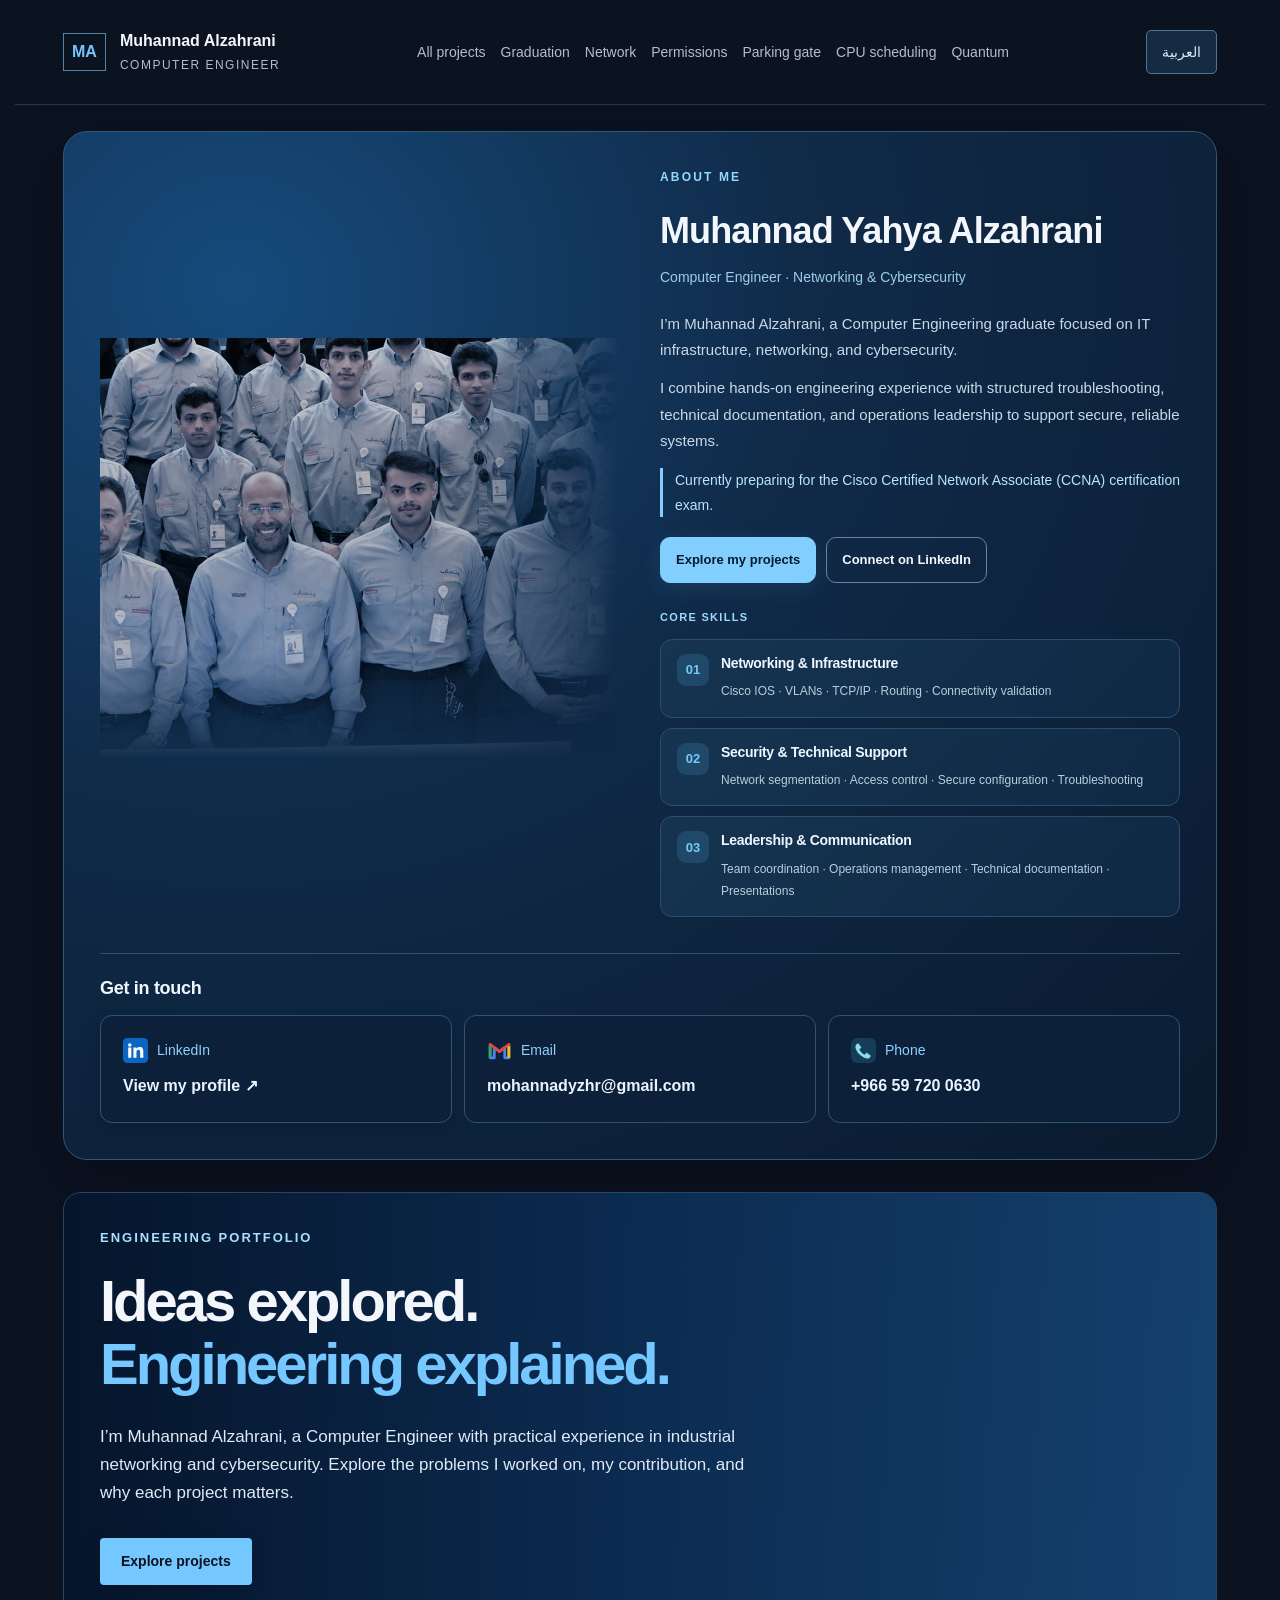
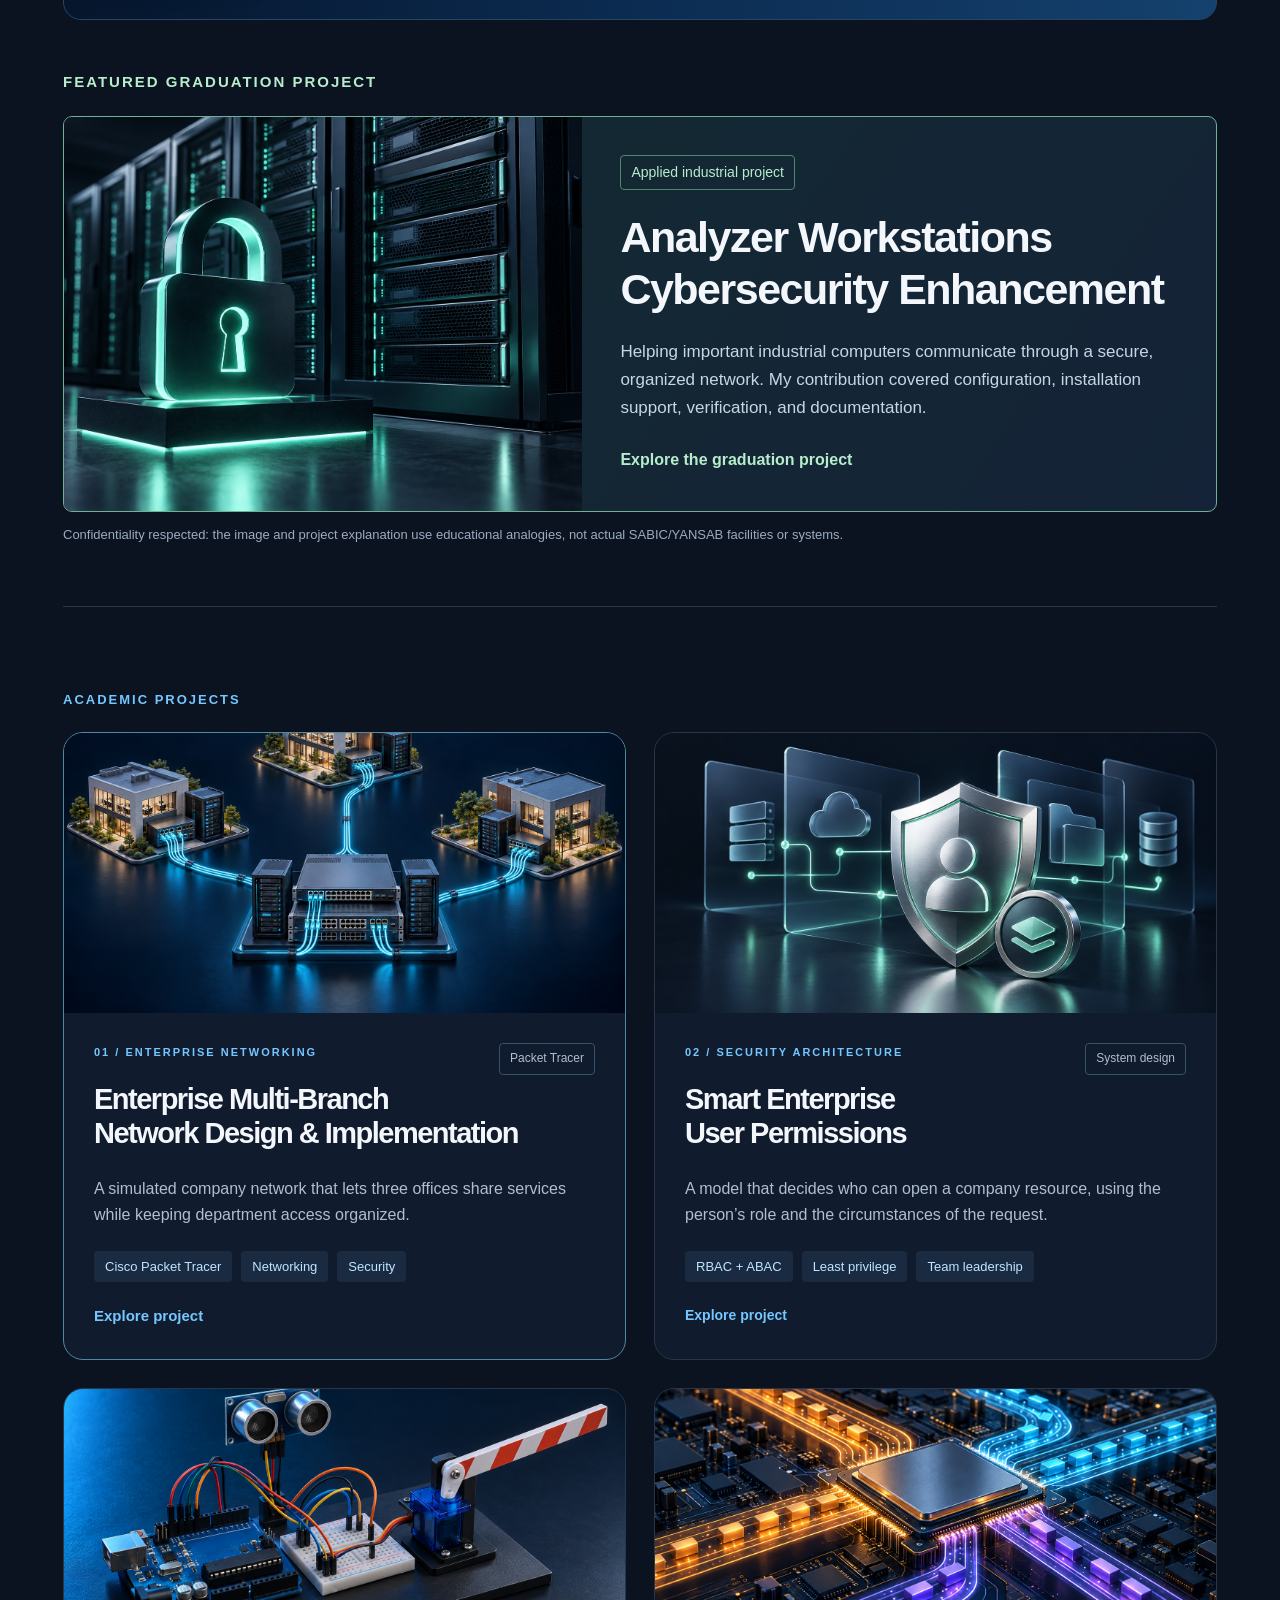
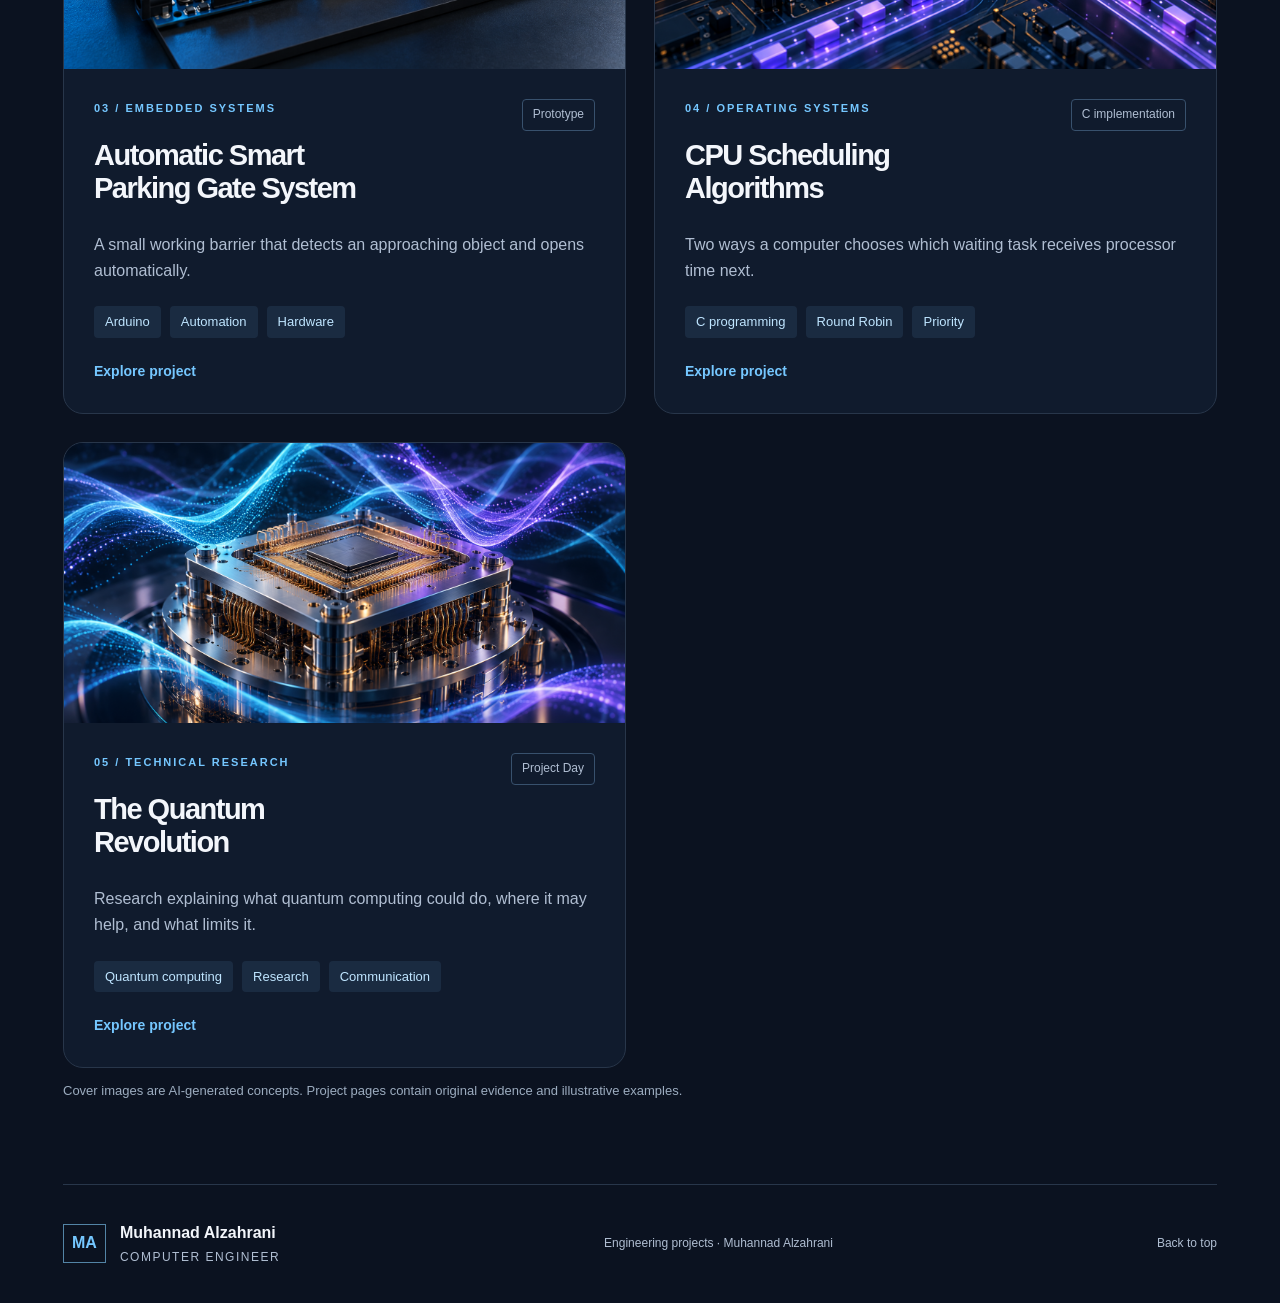
<file: index.html>
<!doctype html>
<html lang="en"><head><meta charset="UTF-8"><meta name="viewport" content="width=device-width,initial-scale=1"><meta name="description" content="Muhannad Alzahrani’s engineering projects. Explore an industrial cybersecurity graduation project and five academic projects in embedded systems, quantum computing, access control, operating systems, and enterprise networking."><title>Muhannad Alzahrani | Engineering Projects</title><link rel="icon" type="image/svg+xml" href="data:image/svg+xml,%3Csvg%20xmlns='http://www.w3.org/2000/svg'%20viewBox='0%200%2032%2032'%3E%3Crect%20width='32'%20height='32'%20rx='8'%20fill='%230b1220'/%3E%3Cpath%20d='M7%2024V8l9%2010%209-10v16'%20fill='none'%20stroke='%2375c7ff'%20stroke-width='3'/%3E%3C/svg%3E"><link rel="stylesheet" href="style.css"><style>.intro.hero-background{isolation:isolate;overflow:hidden;border-radius:18px;margin:32px 0 0;padding:76px 48px 70px;min-height:590px;background:#102f51}.hero-backdrop{position:absolute;inset:0;z-index:-2;inset-inline-start:auto;inset-inline-end:0;width:48%;background-image:none;background-size:auto 230%;background-position:62% 28%;filter:saturate(.8) contrast(1.04)}.hero-background:before{content:'';position:absolute;inset:0;z-index:-1;background:linear-gradient(90deg,rgba(5,20,42,.95),rgba(11,43,82,.86) 52%,rgba(21,69,119,.6))}.hero-background h1{max-width:820px}.hero-background .lead{max-width:650px;color:#e0eaf6}.hero-background .eyebrow{color:#abdfff}.hero-background .button{box-shadow:0 6px 20px #0003}html[dir=rtl] .hero-background:before{background:linear-gradient(270deg,rgba(5,20,42,.95),rgba(11,43,82,.86) 52%,rgba(21,69,119,.6))}@media(max-width:600px){.intro.hero-background{padding:48px 24px;min-height:610px;margin-top:20px}.hero-background h1{font-size:42px;letter-spacing:-1.5px}.hero-background .lead{font-size:16px}.hero-background:before,html[dir=rtl] .hero-background:before{background:linear-gradient(180deg,rgba(8,29,58,.74),rgba(8,33,65,.9))}.hero-backdrop{width:100%;background-size:auto 160%;background-position:60% 20%}}.profile-opening{margin-top:32px}.profile-photo{margin:0;position:relative;overflow:hidden;border-radius:18px 18px 0 0;background:#102f51;border:1px solid #284d70;border-bottom:0}.profile-photo:after{content:'';position:absolute;inset:0;pointer-events:none;background:linear-gradient(180deg,rgba(15,61,110,.06) 35%,rgba(15,61,110,.16) 65%,#10263d 100%)}.profile-photo img{display:block;width:100%;height:auto;max-height:720px;object-fit:contain}.opening-about{padding:12px 34px 34px;background:#10263d;border:1px solid #284d70;border-top:0;border-radius:0 0 18px 18px}.opening-about h2{margin:12px 0}.opening-about .profile-bio{max-width:920px}.contact-section{margin-top:28px}.contact-section h3{font-size:23px;margin-bottom:16px}.contact-links{display:grid;grid-template-columns:repeat(3,minmax(0,1fr));gap:14px}.contact-links a{display:flex;flex-direction:column;gap:10px;padding:22px;border:1px solid #284d70;border-radius:14px;background:#10263d;color:#eaf4ff;text-decoration:none;min-width:0}.contact-links a:hover{border-color:#75c7ff;background:#153450}.contact-links span{color:#91cfff;font-size:14px}.contact-links strong{font-size:16px;overflow-wrap:anywhere}.contact-links a:focus-visible{outline:3px solid #75c7ff;outline-offset:4px}@media(max-width:700px){.contact-links{grid-template-columns:1fr}.profile-opening{margin-top:20px}.opening-about{padding:12px 22px 26px}}/* Refined profile and portfolio layout */
.profile-opening{padding:32px!important;margin-top:26px;position:relative;overflow:hidden;border:1px solid #294463;border-radius:24px;background:radial-gradient(ellipse at 50% 0,#16416a 0,#10263d 45%,#0c1c31 100%);box-shadow:0 22px 70px #0003}
.profile-photo{max-width:560px;margin:0 auto!important;border:1px solid #456987;border-radius:18px;background:#10263d;box-shadow:0 14px 40px #0004}
.profile-photo img{width:100%;height:auto;max-height:380px;object-fit:contain}
.profile-photo:after{background:linear-gradient(180deg,transparent 45%,rgba(16,38,61,.16) 75%,rgba(16,38,61,.65) 100%)}
.opening-about{max-width:1000px;margin:0 auto;padding:30px 16px 10px!important;border:0;background:none;border-radius:0}
.opening-about .eyebrow{text-align:center;letter-spacing:.18em;font-size:12px;color:#91d8ff}
.opening-about h2{text-align:center;font-size:clamp(28px,4vw,42px);line-height:1.2;margin:14px 0}
.opening-about .profile-role{text-align:center;color:#b4d9f5;font-size:17px}
.opening-about .profile-bio{max-width:930px;margin:24px auto;font-size:17px;line-height:1.85;color:#d1dfef}
.profile-domains{display:flex;flex-wrap:wrap;justify-content:center;gap:10px;margin:24px 0 32px}
.profile-domains span{font-size:13px;color:#b8eaff;border:1px solid #335f7e;border-radius:100px;padding:8px 15px;background:#14334b}
.contact-section h3{font-size:19px;color:#f0f7ff}
.contact-links a{background:linear-gradient(145deg,#17334f,#10263d);transition:transform .2s,border-color .2s;box-shadow:0 6px 18px #0002}
.contact-links a:hover{transform:translateY(-3px);border-color:#75c7ff}
.linkedin-label{display:flex;align-items:center;gap:9px}.linkedin-logo{width:25px;height:25px;flex-shrink:0}
.intro.hero-background{padding:44px 40px;min-height:0;border:1px solid #254764;background:linear-gradient(125deg,#102d4c,#143c61);margin-top:28px}
.hero-background h1{font-size:clamp(34px,5vw,58px);line-height:1.08}.hero-background .lead{font-size:17px}
.project-card{border-radius:20px;transition:transform .25s,box-shadow .25s}.project-card:hover{transform:translateY(-5px);box-shadow:0 16px 40px #0004}
@media(max-width:700px){.profile-opening{padding:18px!important;border-radius:20px}.profile-photo{max-width:460px}.opening-about{padding:24px 2px 2px!important}.opening-about .profile-bio{font-size:15px;line-height:1.8}.profile-domains{gap:7px}.profile-domains span{font-size:11px;padding:7px 11px}.contact-links a{padding:18px}.intro.hero-background{padding:32px 24px;min-height:0}.hero-background h1{font-size:36px}}
@media(prefers-reduced-motion:reduce){.project-card,.contact-links a{transition:none}}

/* Seamless photo, clear recruitment actions and aligned profile copy */
.profile-photo{border:0!important;background:transparent!important;box-shadow:none!important;border-radius:0!important;overflow:visible;max-width:580px}
.profile-photo img{display:block;max-height:392px;filter:saturate(.85);-webkit-mask-image:linear-gradient(to right,transparent,#000 12%,#000 88%,transparent),linear-gradient(to bottom,transparent,#000 10%,#000 72%,transparent);-webkit-mask-composite:source-in;mask-image:linear-gradient(to right,transparent,#000 12%,#000 88%,transparent),linear-gradient(to bottom,transparent,#000 10%,#000 72%,transparent);mask-composite:intersect}
.profile-photo:after{display:none}
.opening-about .eyebrow,.opening-about h2,.opening-about .profile-role{text-align:start}
.opening-about .profile-bio{max-width:none;margin:22px 0;text-align:start}
.profile-domains{justify-content:flex-start}
.profile-actions{display:flex;flex-wrap:wrap;gap:12px;margin:24px 0 18px}
.profile-actions .button{font-size:14px;padding:12px 20px}
.contact-label{display:flex;align-items:center;gap:9px}.contact-icon{width:25px;height:25px;flex-shrink:0}
html[dir=rtl] .profile-domains{justify-content:flex-start}
.contact-links a{min-height:108px}
@media(max-width:700px){.profile-photo{max-width:440px}.profile-actions .button{flex:1;text-align:center;padding:12px 14px}.opening-about h2{font-size:29px}}

/* Strong blue photo treatment and consistent left alignment */
.profile-opening{padding:42px!important;background:radial-gradient(ellipse at 15% 15%,#164b7c 0,#102a48 42%,#0a1a2e 100%);border-color:#315878}
.profile-photo{position:relative;width:540px;max-width:100%;margin:0!important;isolation:isolate;overflow:hidden;-webkit-mask-image:linear-gradient(90deg,#000 0,#000 70%,transparent 100%),linear-gradient(180deg,#000 0,#000 75%,transparent 100%);-webkit-mask-composite:source-in;mask-image:linear-gradient(90deg,#000 0,#000 70%,transparent 100%),linear-gradient(180deg,#000 0,#000 75%,transparent 100%);mask-composite:intersect}
.profile-photo img{width:100%;max-height:none;filter:saturate(.6) contrast(1.04);-webkit-mask-image:none;mask-image:none}
.profile-photo:after{display:block!important;position:absolute;inset:0;content:'';z-index:2;pointer-events:none;background:linear-gradient(135deg,rgba(15,92,172,.4),rgba(12,57,103,.48));mix-blend-mode:color}
.profile-photo:before{content:'';position:absolute;inset:0;z-index:3;pointer-events:none;background:linear-gradient(180deg,rgba(5,37,76,.1),rgba(5,37,76,.27))}
.opening-about{max-width:none;padding:22px 0 0!important;margin:0!important;text-align:left}
.opening-about .eyebrow,.opening-about h2,.opening-about .profile-role,.opening-about .profile-bio,.contact-section h3{text-align:left!important}
.opening-about h2{font-size:clamp(30px,4vw,44px);letter-spacing:-.025em}
.opening-about .profile-bio{max-width:890px;font-size:16px;line-height:1.8;color:#cedcef}
.profile-actions,.profile-domains{justify-content:flex-start;direction:ltr}
.profile-actions .button{border-radius:10px}.profile-actions .button:first-child{background:#82ceff;color:#071a30;border:1px solid #82ceff;box-shadow:0 5px 22px #51b4ff20}
.contact-section{padding-top:24px;border-top:1px solid #31506d;margin-top:28px}
.contact-links{gap:12px}.contact-links a{border-radius:12px;background:#0c2139;border-color:#315372}
.contact-label,.linkedin-label{direction:ltr;justify-content:flex-start}.contact-links{text-align:left;direction:ltr}
.intro.hero-background{margin-top:32px;box-shadow:none;padding:34px 36px}
@media(max-width:700px){.profile-opening{padding:24px!important}.profile-photo{width:min(440px,100%)}.opening-about{padding-top:18px!important}.opening-about .profile-bio{font-size:15px}.contact-section{padding-top:18px}.contact-links{grid-template-columns:1fr}.profile-actions .button{flex:none}.intro.hero-background{padding:28px 24px}}

/* Use the space beside the larger photo for the professional introduction */
.profile-opening{display:grid;grid-template-columns:minmax(0,1.05fr) minmax(0,1fr);column-gap:36px;row-gap:26px;padding:36px!important;align-items:center}
.profile-photo{width:100%!important;max-width:none!important;margin:0!important;grid-column:1;align-self:center}
.profile-photo img{width:100%;height:auto;max-height:none}
.opening-about{grid-column:2;padding:0!important;min-width:0}
.opening-about h2{font-size:clamp(29px,3vw,38px);line-height:1.16}
.opening-about .profile-role{font-size:15px}
.opening-about .profile-bio{font-size:15px;line-height:1.75;margin:18px 0}
.profile-actions{gap:10px;margin:20px 0 16px}.profile-actions .button{padding:11px 15px;font-size:13px}
.profile-domains{gap:7px;margin:18px 0 0}.profile-domains span{font-size:11px;padding:7px 10px}
.profile-opening > .contact-section{grid-column:1/-1;margin:0;padding-top:22px}
@media(max-width:950px){.profile-opening{grid-template-columns:1fr;padding:28px!important;row-gap:20px}.profile-photo{grid-column:1;width:min(620px,100%)!important}.opening-about{grid-column:1}.opening-about h2{font-size:34px}.profile-opening > .contact-section{grid-column:1}}
@media(max-width:600px){.profile-opening{padding:22px!important}.opening-about h2{font-size:29px}.contact-links{grid-template-columns:1fr}}

/* Enlarged photo, verified career highlights and plain contact details */
.profile-opening{grid-template-columns:minmax(0,1.15fr) minmax(0,1fr);gap:30px;align-items:start}
.photo-column{grid-column:1;min-width:0}
.profile-photo{height:420px;overflow:hidden;width:100%!important;align-self:start}
.profile-photo img{width:100%;height:420px;object-fit:cover;object-position:55% 43%;transform:scale(1.12);transform-origin:55% 43%}
.profile-achievements{margin-top:16px;padding:18px 0 0;border-top:1px solid #31516d}
.profile-achievements .eyebrow{font-size:11px;letter-spacing:.12em;color:#9ddaff;margin-bottom:18px}
.profile-achievements article{display:flex;gap:13px;align-items:start;margin:16px 0}
.achievement-mark{display:flex;align-items:center;justify-content:center;width:32px;height:32px;flex:0 0 32px;border-radius:9px;background:#194368;color:#a7ddff;font-size:11px;font-weight:700}
.profile-achievements h3{font-size:14px;line-height:1.4;margin:0 0 5px;color:#edf7ff}
.profile-achievements p{font-size:13px;line-height:1.65;color:#b7cbdf;margin:0}
.opening-about{padding-top:20px!important}
.contact-card{display:flex;flex-direction:column;gap:10px;padding:22px;border:1px solid #315372;border-radius:12px;background:#0c2139;color:#eaf4ff;min-width:0;min-height:108px;box-sizing:border-box}
.contact-card .contact-label{color:#91cfff;font-size:14px}.contact-card strong{font-size:16px;overflow-wrap:anywhere;user-select:text}
@media(max-width:950px){.profile-opening{grid-template-columns:1fr}.photo-column{grid-column:1}.profile-photo{height:400px;max-width:620px!important}.profile-photo img{height:400px}.profile-achievements{max-width:620px}.opening-about{padding-top:6px!important}}
@media(max-width:600px){.profile-photo{height:320px}.profile-photo img{height:320px}.contact-card{padding:18px}}

/* Clear hierarchy, balanced text and compact skill cards */
.profile-opening{grid-template-columns:minmax(0,1fr) minmax(0,1fr);column-gap:40px;row-gap:26px}
.opening-about{padding-top:0!important}
.opening-about h2{font-size:clamp(28px,3vw,36px);margin:12px 0 14px;max-width:470px}
.opening-about .profile-role{font-size:14px;color:#9dcdea;margin-bottom:22px}
.opening-about .profile-bio{margin:0 0 20px;line-height:1.75;font-size:15px}
.profile-bio p{margin:0 0 12px;color:#c9d9e9}
.profile-domains{display:none}
.profile-actions{margin:20px 0 24px}
.profile-achievements{border-top:0;margin:0;padding:0}
.profile-achievements .eyebrow{margin:0 0 12px;font-size:11px;letter-spacing:.12em}
.profile-achievements article{margin:0 0 10px;padding:14px 16px;border:1px solid #294f70;border-radius:12px;background:linear-gradient(135deg,#173753cc,#102b47cc);gap:12px}
.profile-achievements h3{font-size:14px;line-height:1.4;margin:0 0 7px}
.profile-achievements p{font-size:12px;line-height:1.85;color:#b9cedf}
.achievement-mark{background:#204969;color:#b8e8ff}
.photo-column{align-self:center}.profile-photo{align-self:center}
.contact-section h3{font-size:18px;margin:0 0 14px}
@media(max-width:950px){.profile-opening{grid-template-columns:1fr;gap:24px}.opening-about h2{max-width:none}.photo-column{align-self:start}}
@media(max-width:600px){.profile-achievements article{padding:13px}.profile-bio p{font-size:14px}.opening-about h2{font-size:29px}}
.certification-progress{padding-inline-start:12px;border-inline-start:3px solid #82ceff;color:#b9e4ff!important;font-size:14px!important;margin-top:14px!important}</style></head>
<body><header><a class="brand" href="index.html"><span class="monogram">MA</span><span>Muhannad Alzahrani<small>COMPUTER ENGINEER</small></span></a><nav aria-label="Main navigation"><a href="index.html">All projects</a><a href="graduation-project.html">Graduation</a><a href="enterprise-network.html">Network</a><a href="enterprise-permissions.html">Permissions</a><a href="parking-gate.html">Parking gate</a><a href="cpu-scheduling.html">CPU scheduling</a><a href="quantum-computing.html">Quantum</a></nav><button type="button" class="language-toggle" aria-label="Switch to Arabic" data-language-toggle>العربية</button></header><main id="top"><section class="profile-opening" aria-label="About Muhannad"><div class="photo-column"><figure class="profile-photo"><img src="muhannad-training-group.jpg" alt="Muhannad with the YANSAB training group" width="1280" height="864" fetchpriority="high"></figure></div><div id="about" class="about-profile opening-about"><p class="eyebrow">ABOUT ME</p><h2>Muhannad Yahya Alzahrani</h2><p class="profile-role">Computer Engineer · Networking &amp; Cybersecurity</p><div class="profile-bio"><p>I’m Muhannad Alzahrani, a Computer Engineering graduate focused on IT infrastructure, networking, and cybersecurity.</p><p>I combine hands-on engineering experience with structured troubleshooting, technical documentation, and operations leadership to support secure, reliable systems.</p><p class="certification-progress">Currently preparing for the Cisco Certified Network Associate (CCNA) certification exam.</p></div><div class="profile-actions"><a class="button" href="#projects">Explore my projects</a><a class="button secondary" href="https://www.linkedin.com/in/muhannad-alzahraniiii/" target="_blank" rel="noopener">Connect on LinkedIn</a></div><div class="profile-domains"><span>IT Infrastructure</span><span>Network Engineering</span><span>IT/OT Security</span><span>Technical Operations</span></div><div class="profile-achievements"><p class="eyebrow">CORE SKILLS</p><article><span class="achievement-mark">01</span><div><h3>Networking &amp; Infrastructure</h3><p>Cisco IOS · VLANs · TCP/IP · Routing · Connectivity validation</p></div></article><article><span class="achievement-mark">02</span><div><h3>Security &amp; Technical Support</h3><p>Network segmentation · Access control · Secure configuration · Troubleshooting</p></div></article><article><span class="achievement-mark">03</span><div><h3>Leadership &amp; Communication</h3><p>Team coordination · Operations management · Technical documentation · Presentations</p></div></article></div></div><div class="contact-section"><h3>Get in touch</h3><div class="contact-links"><a href="https://www.linkedin.com/in/muhannad-alzahraniiii/" target="_blank" rel="noopener"><span class="linkedin-label"><svg class="linkedin-logo" xmlns="http://www.w3.org/2000/svg" viewBox="0 0 24 24" aria-hidden="true"><rect width="24" height="24" rx="4" fill="#0A66C2"/><path fill="#fff" d="M5 9h3v10H5zm1.5-4a1.7 1.7 0 1 1 0 3.4 1.7 1.7 0 0 1 0-3.4zM10 9h2.9v1.4c.6-1 1.5-1.7 3-1.7 3.1 0 3.6 2 3.6 4.6V19h-3v-5c0-1.2 0-2.7-1.7-2.7s-1.9 1.3-1.9 2.6V19H10z"/></svg><span>LinkedIn</span></span><strong>View my profile ↗</strong></a><div class="contact-card"><span class="contact-label"><svg class="contact-icon" xmlns="http://www.w3.org/2000/svg" viewBox="0 0 24 24" aria-hidden="true"><path d="M3 6v13h4V9l5 4 5-4v10h4V6" fill="none" stroke="#4285F4" stroke-width="2.7" stroke-linejoin="round"/><path d="M3 6l9 7 9-7" fill="none" stroke="#EA4335" stroke-width="2.7" stroke-linecap="round"/><path d="M3 8v11" stroke="#34A853" stroke-width="2.7"/><path d="M21 8v11" stroke="#FBBC04" stroke-width="2.7"/></svg><span>Email</span></span><strong dir="ltr">mohannadyzhr@gmail.com</strong></div><div class="contact-card"><span class="contact-label"><svg class="contact-icon" xmlns="http://www.w3.org/2000/svg" viewBox="0 0 24 24" aria-hidden="true"><rect width="24" height="24" rx="6" fill="#153d57"/><path d="M7 5l3 4-2 2c1.2 2.3 2.7 3.8 5 5l2-2 4 3c-1 3-3.3 3.5-6.8 1.6C8.2 16.4 5.6 13.8 4.4 9.8 3.8 7.8 4.8 5.7 7 5z" fill="#8bdded"/></svg><span>Phone</span></span><strong dir="ltr">+966 59 720 0630</strong></div></div></div></section><section class="intro hero-background"><p class="eyebrow">ENGINEERING PORTFOLIO</p><h1>Ideas explored.<br><span>Engineering explained.</span></h1><p class="lead">I’m Muhannad Alzahrani, a Computer Engineer with practical experience in industrial networking and cybersecurity. Explore the problems I worked on, my contribution, and why each project matters.</p><a class="button" href="#projects">Explore projects</a></section><section class="featured-graduation"><p class="eyebrow">FEATURED GRADUATION PROJECT</p><a class="graduation-feature" href="graduation-project.html"><img src="permissions-server-concept.png" alt="Generic server illustration used as an educational analogy, not company equipment"><div class="featured-copy"><span class="pill">Applied industrial project</span><h2>Analyzer Workstations Cybersecurity Enhancement</h2><p>Helping important industrial computers communicate through a secure, organized network. My contribution covered configuration, installation support, verification, and documentation.</p><span class="card-link">Explore the graduation project</span></div></a><p class="caption">Confidentiality respected: the image and project explanation use educational analogies, not actual SABIC/YANSAB facilities or systems.</p></section><section id="projects"><p class="eyebrow">ACADEMIC PROJECTS</p><div class="project-cards"><a class="project-card network-card" href="enterprise-network.html"><img src="network-concept.png" alt="Concept illustration of enterprise routing equipment and connected office networks"><div class="card-content"><div class="project-heading"><span class="eyebrow">01 / ENTERPRISE NETWORKING</span><span class="pill">Packet Tracer</span></div><h2>Enterprise Multi-Branch<br>Network Design &amp; Implementation</h2><p>A simulated company network that lets three offices share services while keeping department access organized.</p><div class="tags"><span>Cisco Packet Tracer</span><span>Networking</span><span>Security</span></div><span class="card-link">Explore project</span></div></a><a class="project-card permissions-card" href="enterprise-permissions.html"><img src="permissions-concept.png" alt="Concept illustration of enterprise identity and access control"><div class="card-content"><div class="project-heading"><span class="eyebrow">02 / SECURITY ARCHITECTURE</span><span class="pill">System design</span></div><h2>Smart Enterprise<br>User Permissions</h2><p>A model that decides who can open a company resource, using the person’s role and the circumstances of the request.</p><div class="tags"><span>RBAC + ABAC</span><span>Least privilege</span><span>Team leadership</span></div><span class="card-link">Explore project</span></div></a><a class="project-card" href="parking-gate.html"><img src="parking-concept.png" alt="Concept illustration of an automated tabletop parking gate"><div class="card-content"><div class="project-heading"><span class="eyebrow">03 / EMBEDDED SYSTEMS</span><span class="pill">Prototype</span></div><h2>Automatic Smart<br>Parking Gate System</h2><p>A small working barrier that detects an approaching object and opens automatically.</p><div class="tags"><span>Arduino</span><span>Automation</span><span>Hardware</span></div><span class="card-link">Explore project</span></div></a><a class="project-card cpu-card" href="cpu-scheduling.html"><img src="cpu-concept.png" alt="Concept illustration of a processor with abstract queued execution tasks"><div class="card-content"><div class="project-heading"><span class="eyebrow">04 / OPERATING SYSTEMS</span><span class="pill">C implementation</span></div><h2>CPU Scheduling<br>Algorithms</h2><p>Two ways a computer chooses which waiting task receives processor time next.</p><div class="tags"><span>C programming</span><span>Round Robin</span><span>Priority</span></div><span class="card-link">Explore project</span></div></a><a class="project-card quantum-card" href="quantum-computing.html"><img src="quantum-concept.png" alt="Concept artwork of a quantum processor with abstract probability waves"><div class="card-content"><div class="project-heading"><span class="eyebrow">05 / TECHNICAL RESEARCH</span><span class="pill">Project Day</span></div><h2>The Quantum<br>Revolution</h2><p>Research explaining what quantum computing could do, where it may help, and what limits it.</p><div class="tags"><span>Quantum computing</span><span>Research</span><span>Communication</span></div><span class="card-link">Explore project</span></div></a></div><p class="caption">Cover images are AI-generated concepts. Project pages contain original evidence and illustrative examples.</p></section></main><footer><a class="brand" href="index.html"><span class="monogram">MA</span><span>Muhannad Alzahrani<small>COMPUTER ENGINEER</small></span></a><span>Engineering projects · Muhannad Alzahrani</span><a href="#top">Back to top</a></footer><script src="image-viewer.js" defer></script><script src="translations.js" defer></script><script src="profile-translations.js?v=7" defer></script><script src="language.js" defer></script></body></html>
</file>
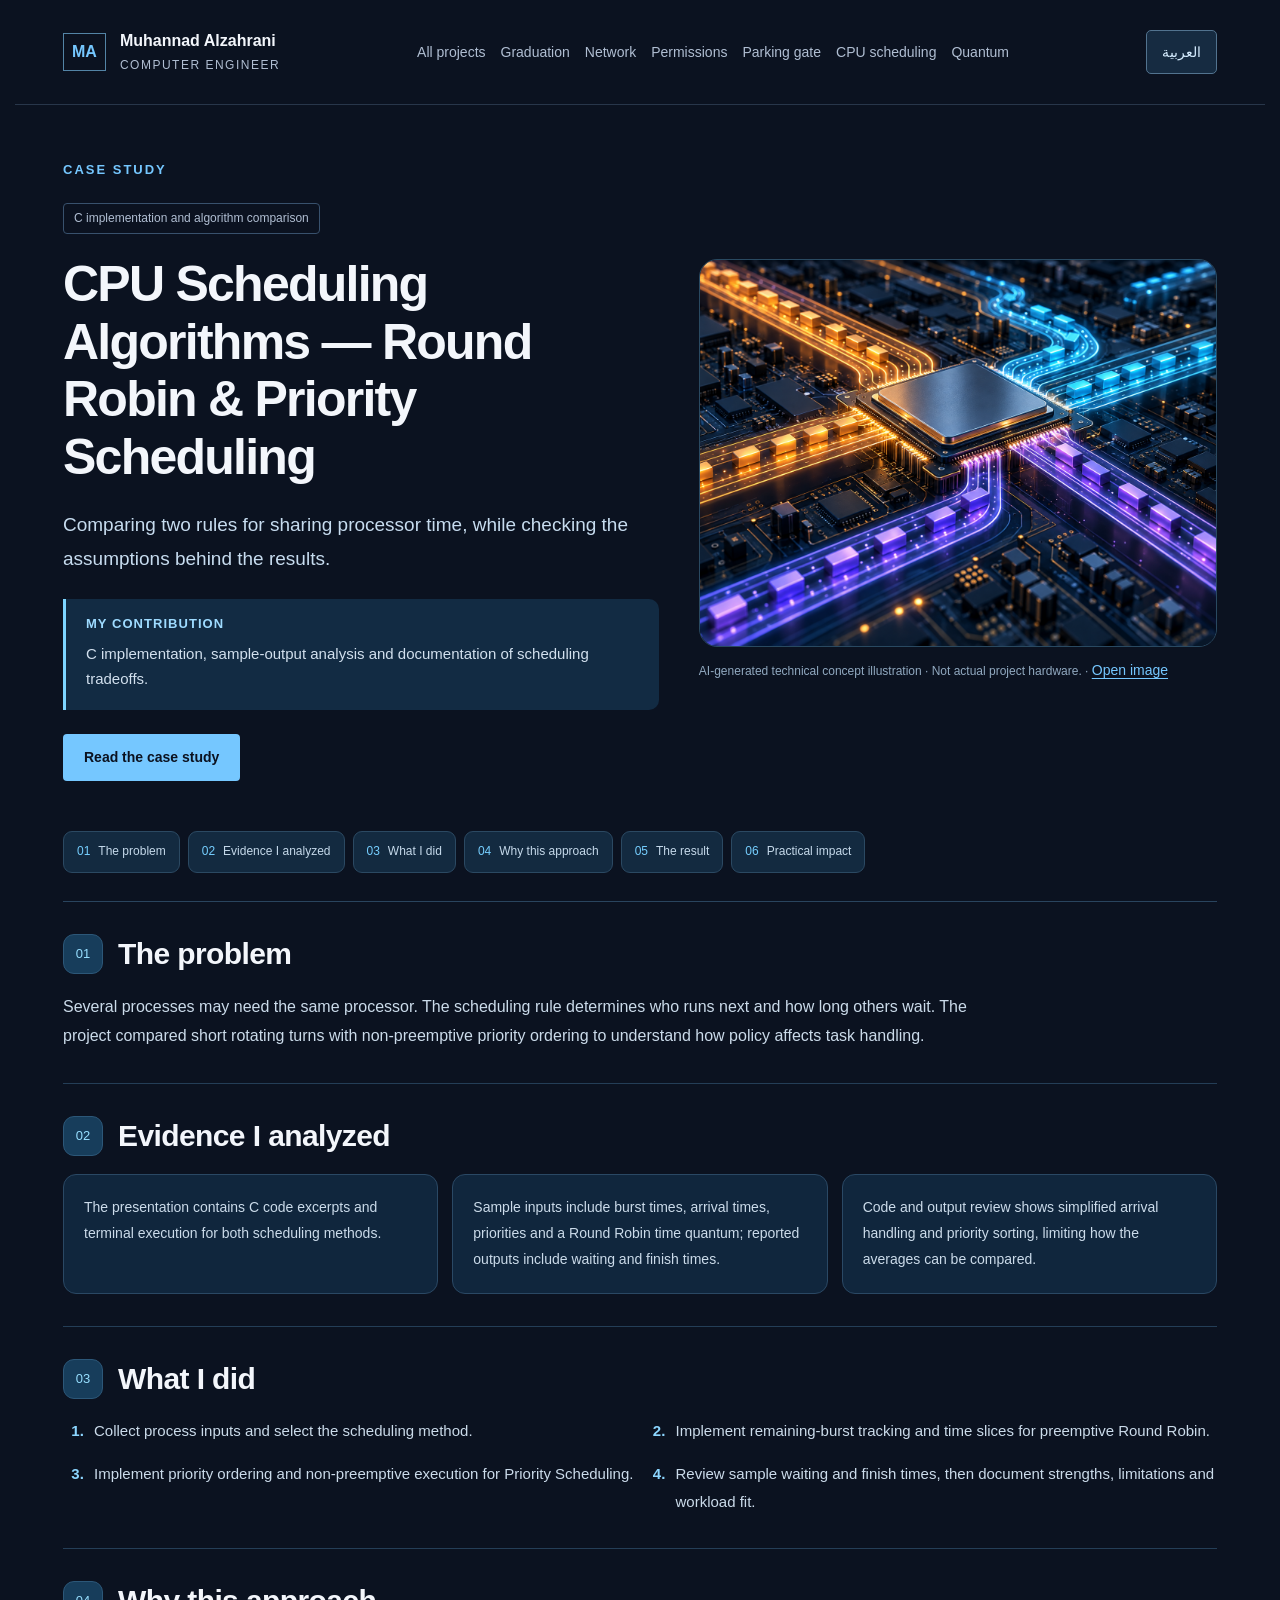
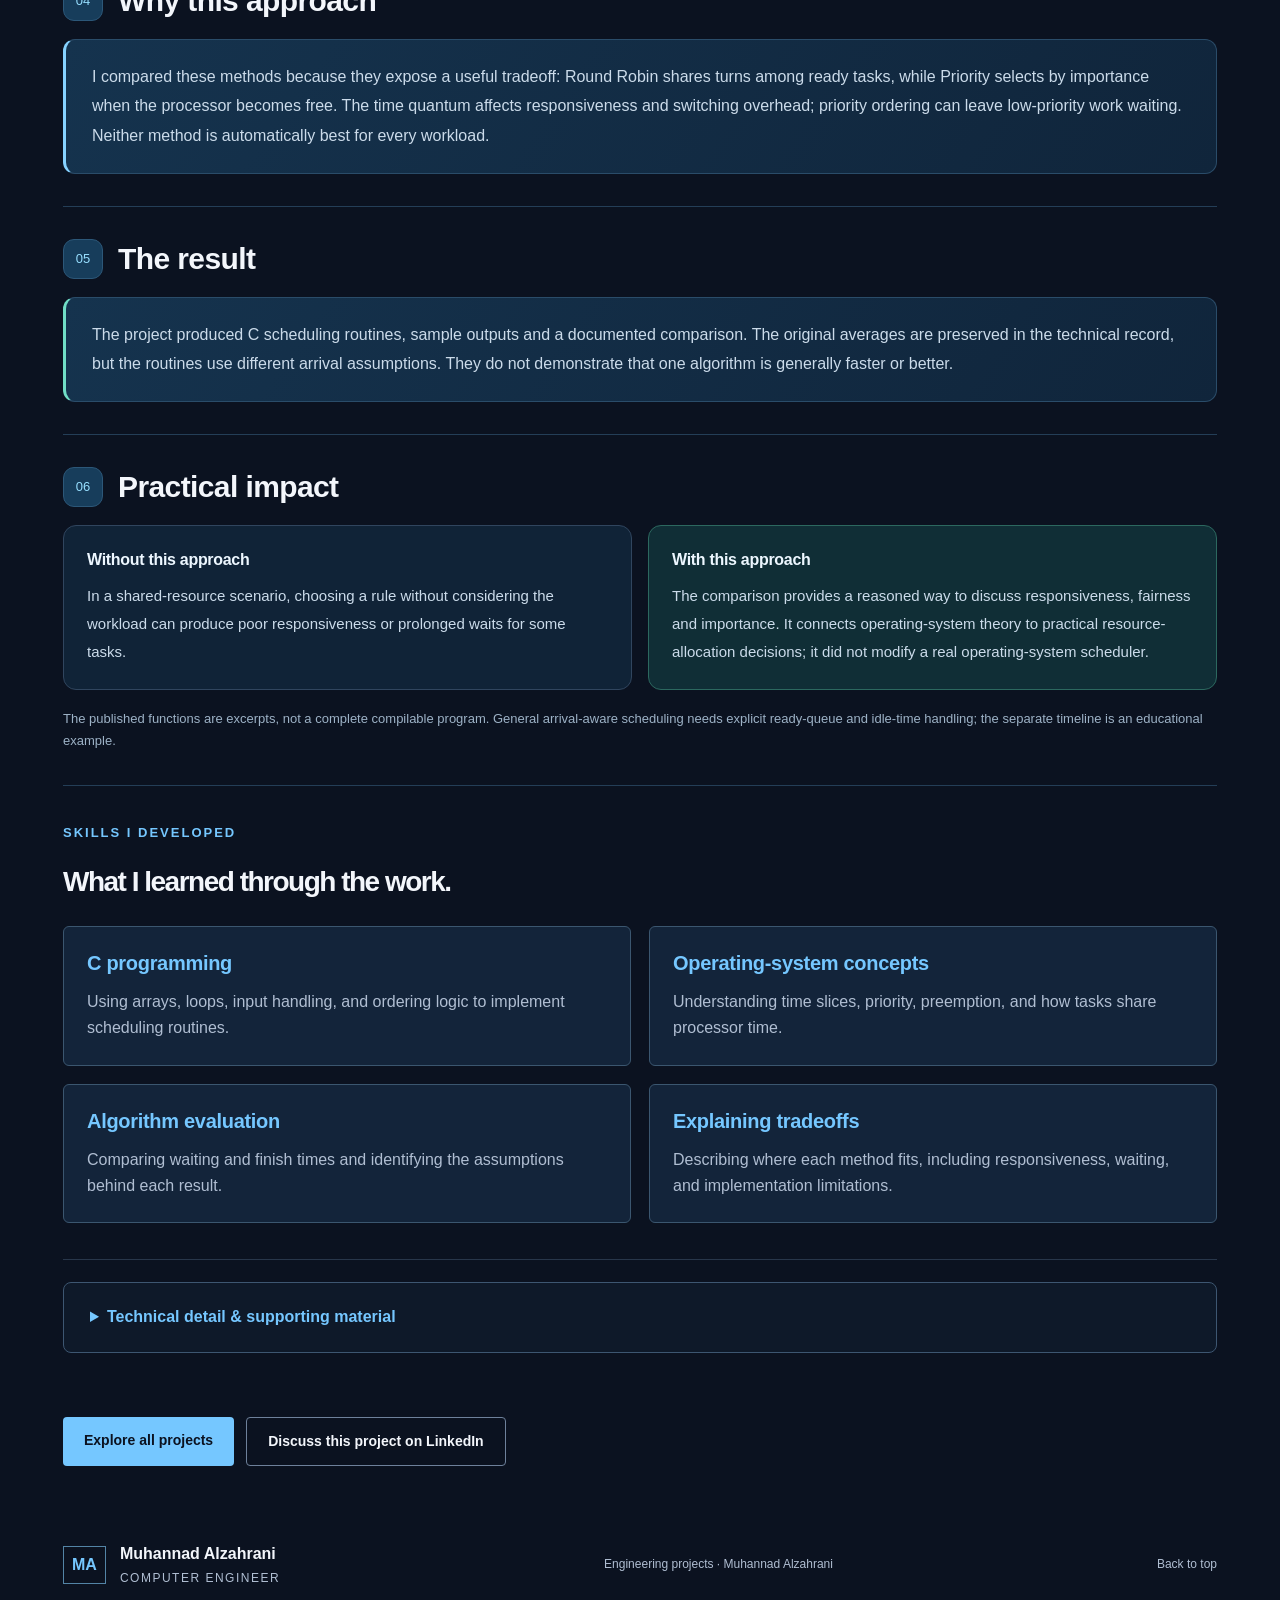
<file: cpu-scheduling.html>
<!doctype html>
<html lang="en"><head><meta charset="UTF-8"><meta name="viewport" content="width=device-width,initial-scale=1"><meta name="description" content="Round Robin and Priority Scheduling implemented and compared in C, exploring process timing, CPU allocation, and scheduling tradeoffs."><title>CPU Scheduling Algorithms | Muhannad Alzahrani</title><link rel="icon" type="image/svg+xml" href="data:image/svg+xml,%3Csvg%20xmlns='http://www.w3.org/2000/svg'%20viewBox='0%200%2032%2032'%3E%3Crect%20width='32'%20height='32'%20rx='8'%20fill='%230b1220'/%3E%3Cpath%20d='M7%2024V8l9%2010%209-10v16'%20fill='none'%20stroke='%2375c7ff'%20stroke-width='3'/%3E%3C/svg%3E"><link rel="stylesheet" href="style.css"><link rel="stylesheet" href="case-study.css?v=1"></head>
<body><header><a class="brand" href="index.html"><span class="monogram">MA</span><span>Muhannad Alzahrani<small>COMPUTER ENGINEER</small></span></a><nav aria-label="Main navigation"><a href="index.html">All projects</a><a href="graduation-project.html">Graduation</a><a href="enterprise-network.html">Network</a><a href="enterprise-permissions.html">Permissions</a><a href="parking-gate.html">Parking gate</a><a href="cpu-scheduling.html">CPU scheduling</a><a href="quantum-computing.html">Quantum</a></nav><button type="button" class="language-toggle" aria-label="Switch to Arabic" data-language-toggle>العربية</button></header><main id="top" class="case-study"><section class="cs-hero"><div><p class="eyebrow">CASE STUDY</p><span class="pill">C implementation and algorithm comparison</span><h1>CPU Scheduling Algorithms — Round Robin &amp; Priority Scheduling</h1><p class="cs-lead">Comparing two rules for sharing processor time, while checking the assumptions behind the results.</p><div class="cs-role"><h2>My contribution</h2><p>C implementation, sample-output analysis and documentation of scheduling tradeoffs.</p></div><a class="button" href="#case-problem">Read the case study</a></div><figure class="cs-visual"><img src="cpu-concept.png" alt="Concept illustration of a processor with abstract queued execution tasks"><figcaption>AI-generated technical concept illustration · Not actual project hardware.</figcaption></figure></section><nav class="cs-nav" aria-label="Case study sections"><a href="#case-problem"><span aria-hidden="true">01</span> The problem</a><a href="#case-evidence"><span aria-hidden="true">02</span> Evidence I analyzed</a><a href="#case-approach"><span aria-hidden="true">03</span> What I did</a><a href="#case-decision"><span aria-hidden="true">04</span> Why this approach</a><a href="#case-result"><span aria-hidden="true">05</span> The result</a><a href="#case-impact"><span aria-hidden="true">06</span> Practical impact</a></nav><div class="cs-story"><section class="cs-section" id="case-problem"><div class="cs-section-heading"><span class="cs-num" aria-hidden="true">01</span><h2>The problem</h2></div><p>Several processes may need the same processor. The scheduling rule determines who runs next and how long others wait. The project compared short rotating turns with non-preemptive priority ordering to understand how policy affects task handling.</p></section><section class="cs-section" id="case-evidence"><div class="cs-section-heading"><span class="cs-num" aria-hidden="true">02</span><h2>Evidence I analyzed</h2></div><ul class="cs-evidence"><li>The presentation contains C code excerpts and terminal execution for both scheduling methods.</li><li>Sample inputs include burst times, arrival times, priorities and a Round Robin time quantum; reported outputs include waiting and finish times.</li><li>Code and output review shows simplified arrival handling and priority sorting, limiting how the averages can be compared.</li></ul></section><section class="cs-section" id="case-approach"><div class="cs-section-heading"><span class="cs-num" aria-hidden="true">03</span><h2>What I did</h2></div><ol class="cs-steps"><li>Collect process inputs and select the scheduling method.</li><li>Implement remaining-burst tracking and time slices for preemptive Round Robin.</li><li>Implement priority ordering and non-preemptive execution for Priority Scheduling.</li><li>Review sample waiting and finish times, then document strengths, limitations and workload fit.</li></ol></section><section class="cs-section" id="case-decision"><div class="cs-section-heading"><span class="cs-num" aria-hidden="true">04</span><h2>Why this approach</h2></div><div class="cs-decision"><p>I compared these methods because they expose a useful tradeoff: Round Robin shares turns among ready tasks, while Priority selects by importance when the processor becomes free. The time quantum affects responsiveness and switching overhead; priority ordering can leave low-priority work waiting. Neither method is automatically best for every workload.</p></div></section><section class="cs-section" id="case-result"><div class="cs-section-heading"><span class="cs-num" aria-hidden="true">05</span><h2>The result</h2></div><div class="cs-result"><p>The project produced C scheduling routines, sample outputs and a documented comparison. The original averages are preserved in the technical record, but the routines use different arrival assumptions. They do not demonstrate that one algorithm is generally faster or better.</p></div></section><section class="cs-section" id="case-impact"><div class="cs-section-heading"><span class="cs-num" aria-hidden="true">06</span><h2>Practical impact</h2></div><div class="cs-impact"><article><h3>Without this approach</h3><p>In a shared-resource scenario, choosing a rule without considering the workload can produce poor responsiveness or prolonged waits for some tasks.</p></article><article><h3>With this approach</h3><p>The comparison provides a reasoned way to discuss responsiveness, fairness and importance. It connects operating-system theory to practical resource-allocation decisions; it did not modify a real operating-system scheduler.</p></article></div><p class="cs-boundary">The published functions are excerpts, not a complete compilable program. General arrival-aware scheduling needs explicit ready-queue and idle-time handling; the separate timeline is an educational example.</p></section></div><section class="learned-skills"><p class="eyebrow">SKILLS I DEVELOPED</p><h2>What I learned through the work.</h2><div class="skills-learned-grid"><article><h3>C programming</h3><p>Using arrays, loops, input handling, and ordering logic to implement scheduling routines.</p></article><article><h3>Operating-system concepts</h3><p>Understanding time slices, priority, preemption, and how tasks share processor time.</p></article><article><h3>Algorithm evaluation</h3><p>Comparing waiting and finish times and identifying the assumptions behind each result.</p></article><article><h3>Explaining tradeoffs</h3><p>Describing where each method fits, including responsiveness, waiting, and implementation limitations.</p></article></div></section><details class="technical-details cs-support"><summary>Technical detail &amp; supporting material</summary><section class="in-practice"><p class="eyebrow">IN PRACTICE</p><h2>Imagine one service desk with several waiting jobs.</h2><p class="case-description">One method gives each job a short turn. Another selects the highest-priority job when the desk becomes free.</p><div class="case-diagram"><div class="case-root"><strong>One processor, several tasks</strong><p>The scheduling rule decides which waiting task gets the next turn.</p></div><div class="case-branches"><article class="case-result"><h3>Take short turns · Round Robin</h3><p>Each ready task receives a time slice, then another gets a turn. The slice length changes the balance between responsiveness and switching work.</p></article><article class="case-result"><h3>Choose by importance · Priority</h3><p>Choose the most important ready task after the current task finishes. In this version, an urgent arrival cannot interrupt the task already running.</p></article></div></div><div class="timeline-panel"><h3>Round Robin · quantum 2</h3><div class="gantt" role="img" aria-label="Round Robin: P1 from 0 to 2, P2 from 2 to 4, P3 from 4 to 6, P1 from 6 to 8, P2 from 8 to 9"><span class="p1" style="flex:2">P1<small>0–2</small></span><span class="p2" style="flex:2">P2<small>2–4</small></span><span class="p3" style="flex:2">P3<small>4–6</small></span><span class="p1" style="flex:2">P1<small>6–8</small></span><span class="p2" style="flex:1">P2<small>8–9</small></span></div><h3>Priority · non-preemptive</h3><div class="gantt" role="img" aria-label="Priority Scheduling: P3 from 0 to 2, P2 from 2 to 5, P1 from 5 to 9"><span class="p3" style="flex:2">P3<small>0–2</small></span><span class="p2" style="flex:3">P2<small>2–5</small></span><span class="p1" style="flex:4">P1<small>5–9</small></span></div><p class="caption">Illustrative timeline added to explain the algorithms; it is not the dataset shown in the original screenshots. Context-switch time is excluded.</p></div><p class="caption">Educational timeline: all arrivals are 0, bursts are P1 = 4, P2 = 3, P3 = 2, and the quantum is 2. P3 has the highest priority.</p><p class="caption">Conceptual workload examples. Real operating systems use more sophisticated scheduling policies.</p></section><section id="comparison"><p class="eyebrow">01 / THE COMPARISON</p><h2>Sharing time or ranking tasks?</h2><div class="comparison-wrap"><table><caption>Two scheduling approaches</caption><thead><tr><th scope="col">Aspect</th><th scope="col">Round Robin</th><th scope="col">Priority Scheduling</th></tr></thead><tbody><tr><th scope="row">Variant studied</th><td>Preemptive</td><td>Non-preemptive</td></tr><tr><th scope="row">Selection rule</th><td>Cycle through runnable processes in time slices.</td><td>Select the highest-priority eligible process.</td></tr><tr><th scope="row">Execution</th><td>A process may yield when its quantum expires.</td><td>A running process finishes its burst before the next is selected.</td></tr><tr><th scope="row">Primary tradeoff</th><td>Responsiveness versus context-switch overhead and quantum size.</td><td>Task importance versus waiting and starvation risk for lower priorities.</td></tr><tr><th scope="row">Suitable context</th><td>Time-sharing and interactive workloads.</td><td>Workloads where task importance guides selection.</td></tr></tbody></table></div></section><section id="implementation"><p class="eyebrow">03 / IMPLEMENTATION</p><h2>Inputs, execution, and timing.</h2><div class="research-grid"><article><span class="pill">Input handling</span><h3>Define the workload</h3><p>The main function collects process count, burst times, arrival times, priorities, and the chosen scheduling algorithm.</p></article><article><span class="pill">Round Robin</span><h3>Track remaining work</h3><p>The shown routine cycles through processes, subtracts the quantum or remaining burst, and records finish and waiting times.</p></article><article><span class="pill">Priority</span><h3>Order by importance</h3><p>The shown routine orders bursts by priority and calculates waiting and finish times for sequential execution.</p></article></div><aside class="note">The original code illustrates simplified scheduling routines. General arrival-aware scheduling needs explicit ready-queue eligibility and idle-time handling. The screenshots are project evidence, not a guarantee of correctness for every workload.</aside><p class="caption">Transcribed from the supplied slides, with spacing normalized. The two scheduling functions are excerpts: their continuations and output-printing sections are not visible. These blocks are not a complete compilable program.</p><article class="code-panel"><div class="code-head"><h3>Round Robin</h3><span>C / excerpt</span><button type="button" class="copy-code">Copy code</button></div><pre tabindex="0" aria-label="Round Robin"><code data-copy-source="void roundRobin(int n, int burst_time[], int arrival_time[], int quantum) {
    int remaining_time[n], waiting_time[n], finish_time[n];
    int time = 0, i, done = 0;

    for (i = 0; i &lt; n; i++)
        remaining_time[i] = burst_time[i];

    while (1) {
        done = 1;
        for (i = 0; i &lt; n; i++) {
            if (remaining_time[i] &gt; 0) {
                done = 0;
                if (remaining_time[i] &gt; quantum) {
                    time += quantum;
                    remaining_time[i] -= quantum;
                } else {
                    time += remaining_time[i];
                    waiting_time[i] = time - burst_time[i] - arrival_time[i];
                    finish_time[i] = time;
                    remaining_time[i] = 0;
                }
            }
        }
        if (done)
            break;
    }

    /* Continuation of this function is not visible in the supplied slide. */"><span class="code-line" data-line="1"><span class="c-keyword">void</span> <span class="c-function">roundRobin</span>(<span class="c-keyword">int</span> n, <span class="c-keyword">int</span> burst_time[], <span class="c-keyword">int</span> arrival_time[], <span class="c-keyword">int</span> quantum) {</span><span class="code-line" data-line="2">    <span class="c-keyword">int</span> remaining_time[n], waiting_time[n], finish_time[n];</span><span class="code-line" data-line="3">    <span class="c-keyword">int</span> time <span class="c-operator">=</span> <span class="c-number">0</span>, i, done <span class="c-operator">=</span> <span class="c-number">0</span>;</span><span class="code-line" data-line="4"> </span><span class="code-line" data-line="5">    <span class="c-keyword">for</span> (i <span class="c-operator">=</span> <span class="c-number">0</span>; i <span class="c-operator">&lt;</span> n; i<span class="c-operator">++</span>)</span><span class="code-line" data-line="6">        remaining_time[i] <span class="c-operator">=</span> burst_time[i];</span><span class="code-line" data-line="7"> </span><span class="code-line" data-line="8">    <span class="c-keyword">while</span> (<span class="c-number">1</span>) {</span><span class="code-line" data-line="9">        done <span class="c-operator">=</span> <span class="c-number">1</span>;</span><span class="code-line" data-line="10">        <span class="c-keyword">for</span> (i <span class="c-operator">=</span> <span class="c-number">0</span>; i <span class="c-operator">&lt;</span> n; i<span class="c-operator">++</span>) {</span><span class="code-line" data-line="11">            <span class="c-keyword">if</span> (remaining_time[i] <span class="c-operator">&gt;</span> <span class="c-number">0</span>) {</span><span class="code-line" data-line="12">                done <span class="c-operator">=</span> <span class="c-number">0</span>;</span><span class="code-line" data-line="13">                <span class="c-keyword">if</span> (remaining_time[i] <span class="c-operator">&gt;</span> quantum) {</span><span class="code-line" data-line="14">                    time <span class="c-operator">+=</span> quantum;</span><span class="code-line" data-line="15">                    remaining_time[i] <span class="c-operator">-=</span> quantum;</span><span class="code-line" data-line="16">                } <span class="c-keyword">else</span> {</span><span class="code-line" data-line="17">                    time <span class="c-operator">+=</span> remaining_time[i];</span><span class="code-line" data-line="18">                    waiting_time[i] <span class="c-operator">=</span> time <span class="c-operator">-</span> burst_time[i] <span class="c-operator">-</span> arrival_time[i];</span><span class="code-line" data-line="19">                    finish_time[i] <span class="c-operator">=</span> time;</span><span class="code-line" data-line="20">                    remaining_time[i] <span class="c-operator">=</span> <span class="c-number">0</span>;</span><span class="code-line" data-line="21">                }</span><span class="code-line" data-line="22">            }</span><span class="code-line" data-line="23">        }</span><span class="code-line" data-line="24">        <span class="c-keyword">if</span> (done)</span><span class="code-line" data-line="25">            <span class="c-keyword">break</span>;</span><span class="code-line" data-line="26">    }</span><span class="code-line" data-line="27"> </span><span class="code-line" data-line="28">    <span class="c-comment">/* Continuation of this function is not visible in the supplied slide. */</span></span></code></pre></article><article class="code-panel"><div class="code-head"><h3>Priority Scheduling</h3><span>C / excerpt</span><button type="button" class="copy-code">Copy code</button></div><pre tabindex="0" aria-label="Priority Scheduling"><code data-copy-source="void priorityScheduling(int n, int burst_time[], int priority[]) {
    int waiting_time[n], finish_time[n];
    int i, j, pos, temp;
    int burst_copy[n], priority_copy[n];

    for (i = 0; i &lt; n; i++) {
        burst_copy[i] = burst_time[i];
        priority_copy[i] = priority[i];
    }

    for (i = 0; i &lt; n; i++) {
        pos = i;
        for (j = i + 1; j &lt; n; j++) {
            if (priority_copy[j] &lt; priority_copy[pos])
                pos = j;
        }
        temp = priority_copy[i];
        priority_copy[i] = priority_copy[pos];
        priority_copy[pos] = temp;

        temp = burst_copy[i];
        burst_copy[i] = burst_copy[pos];
        burst_copy[pos] = temp;
    }

    waiting_time[0] = 0;
    finish_time[0] = burst_copy[0];
    for (i = 1; i &lt; n; i++) {
        waiting_time[i] = waiting_time[i - 1] + burst_copy[i - 1];
        finish_time[i] = waiting_time[i] + burst_copy[i];
    }

    /* Continuation of this function is not visible in the supplied slide. */"><span class="code-line" data-line="1"><span class="c-keyword">void</span> <span class="c-function">priorityScheduling</span>(<span class="c-keyword">int</span> n, <span class="c-keyword">int</span> burst_time[], <span class="c-keyword">int</span> priority[]) {</span><span class="code-line" data-line="2">    <span class="c-keyword">int</span> waiting_time[n], finish_time[n];</span><span class="code-line" data-line="3">    <span class="c-keyword">int</span> i, j, pos, temp;</span><span class="code-line" data-line="4">    <span class="c-keyword">int</span> burst_copy[n], priority_copy[n];</span><span class="code-line" data-line="5"> </span><span class="code-line" data-line="6">    <span class="c-keyword">for</span> (i <span class="c-operator">=</span> <span class="c-number">0</span>; i <span class="c-operator">&lt;</span> n; i<span class="c-operator">++</span>) {</span><span class="code-line" data-line="7">        burst_copy[i] <span class="c-operator">=</span> burst_time[i];</span><span class="code-line" data-line="8">        priority_copy[i] <span class="c-operator">=</span> priority[i];</span><span class="code-line" data-line="9">    }</span><span class="code-line" data-line="10"> </span><span class="code-line" data-line="11">    <span class="c-keyword">for</span> (i <span class="c-operator">=</span> <span class="c-number">0</span>; i <span class="c-operator">&lt;</span> n; i<span class="c-operator">++</span>) {</span><span class="code-line" data-line="12">        pos <span class="c-operator">=</span> i;</span><span class="code-line" data-line="13">        <span class="c-keyword">for</span> (j <span class="c-operator">=</span> i <span class="c-operator">+</span> <span class="c-number">1</span>; j <span class="c-operator">&lt;</span> n; j<span class="c-operator">++</span>) {</span><span class="code-line" data-line="14">            <span class="c-keyword">if</span> (priority_copy[j] <span class="c-operator">&lt;</span> priority_copy[pos])</span><span class="code-line" data-line="15">                pos <span class="c-operator">=</span> j;</span><span class="code-line" data-line="16">        }</span><span class="code-line" data-line="17">        temp <span class="c-operator">=</span> priority_copy[i];</span><span class="code-line" data-line="18">        priority_copy[i] <span class="c-operator">=</span> priority_copy[pos];</span><span class="code-line" data-line="19">        priority_copy[pos] <span class="c-operator">=</span> temp;</span><span class="code-line" data-line="20"> </span><span class="code-line" data-line="21">        temp <span class="c-operator">=</span> burst_copy[i];</span><span class="code-line" data-line="22">        burst_copy[i] <span class="c-operator">=</span> burst_copy[pos];</span><span class="code-line" data-line="23">        burst_copy[pos] <span class="c-operator">=</span> temp;</span><span class="code-line" data-line="24">    }</span><span class="code-line" data-line="25"> </span><span class="code-line" data-line="26">    waiting_time[<span class="c-number">0</span>] <span class="c-operator">=</span> <span class="c-number">0</span>;</span><span class="code-line" data-line="27">    finish_time[<span class="c-number">0</span>] <span class="c-operator">=</span> burst_copy[<span class="c-number">0</span>];</span><span class="code-line" data-line="28">    <span class="c-keyword">for</span> (i <span class="c-operator">=</span> <span class="c-number">1</span>; i <span class="c-operator">&lt;</span> n; i<span class="c-operator">++</span>) {</span><span class="code-line" data-line="29">        waiting_time[i] <span class="c-operator">=</span> waiting_time[i <span class="c-operator">-</span> <span class="c-number">1</span>] <span class="c-operator">+</span> burst_copy[i <span class="c-operator">-</span> <span class="c-number">1</span>];</span><span class="code-line" data-line="30">        finish_time[i] <span class="c-operator">=</span> waiting_time[i] <span class="c-operator">+</span> burst_copy[i];</span><span class="code-line" data-line="31">    }</span><span class="code-line" data-line="32"> </span><span class="code-line" data-line="33">    <span class="c-comment">/* Continuation of this function is not visible in the supplied slide. */</span></span></code></pre></article><article class="code-panel"><div class="code-head"><h3>Main function</h3><span>C / main function</span><button type="button" class="copy-code">Copy code</button></div><pre tabindex="0" aria-label="Main function"><code data-copy-source='int main() {
    int n, i, choice, quantum;

    printf("enter the number of processes: ");
    scanf("%d", &amp;n);

    int burst_time[n], arrival_time[n], priority[n];

    printf("enter the burst time of each processes: \n");
    for (i = 0; i &lt; n; i++) {
        printf("process %d: ", i + 1);
        scanf("%d", &amp;burst_time[i]);
    }
    printf("enter the arrival times for each process :\n");
    for (i = 0; i &lt; n; i++) {
        printf("process %d: ", i + 1);
        scanf("%d", &amp;arrival_time[i]);
    }
    printf("enter the priorites of each process: \n");
    for (i = 0; i &lt; n; i++) {
        printf("process %d: ", i + 1);
        scanf("%d", &amp;priority[i]);
    }

    printf("\nSelect an algorithm: \n");
    printf("1. Round Robin (Preemptive)\n");
    printf("2. priority scheduling (non-preemptive)\n");
    scanf("%d", &amp;choice);

    if (choice == 1) {
        printf("enter the time quantum: ");
        scanf("%d", &amp;quantum);
        roundRobin(n, burst_time, arrival_time, quantum);
    } else if (choice == 2) {
        priorityScheduling(n, burst_time, priority);
    } else {
        printf("enter valid choice. \n");
    }
    return 0;
}'><span class="code-line" data-line="1"><span class="c-keyword">int</span> <span class="c-function">main</span>() {</span><span class="code-line" data-line="2">    <span class="c-keyword">int</span> n, i, choice, quantum;</span><span class="code-line" data-line="3"> </span><span class="code-line" data-line="4">    <span class="c-function">printf</span>(<span class="c-string">"enter the number of processes: "</span>);</span><span class="code-line" data-line="5">    <span class="c-function">scanf</span>(<span class="c-string">"%d"</span>, &amp;n);</span><span class="code-line" data-line="6"> </span><span class="code-line" data-line="7">    <span class="c-keyword">int</span> burst_time[n], arrival_time[n], priority[n];</span><span class="code-line" data-line="8"> </span><span class="code-line" data-line="9">    <span class="c-function">printf</span>(<span class="c-string">"enter the burst time of each processes: \n"</span>);</span><span class="code-line" data-line="10">    <span class="c-keyword">for</span> (i <span class="c-operator">=</span> <span class="c-number">0</span>; i <span class="c-operator">&lt;</span> n; i<span class="c-operator">++</span>) {</span><span class="code-line" data-line="11">        <span class="c-function">printf</span>(<span class="c-string">"process %d: "</span>, i <span class="c-operator">+</span> <span class="c-number">1</span>);</span><span class="code-line" data-line="12">        <span class="c-function">scanf</span>(<span class="c-string">"%d"</span>, &amp;burst_time[i]);</span><span class="code-line" data-line="13">    }</span><span class="code-line" data-line="14">    <span class="c-function">printf</span>(<span class="c-string">"enter the arrival times for each process :\n"</span>);</span><span class="code-line" data-line="15">    <span class="c-keyword">for</span> (i <span class="c-operator">=</span> <span class="c-number">0</span>; i <span class="c-operator">&lt;</span> n; i<span class="c-operator">++</span>) {</span><span class="code-line" data-line="16">        <span class="c-function">printf</span>(<span class="c-string">"process %d: "</span>, i <span class="c-operator">+</span> <span class="c-number">1</span>);</span><span class="code-line" data-line="17">        <span class="c-function">scanf</span>(<span class="c-string">"%d"</span>, &amp;arrival_time[i]);</span><span class="code-line" data-line="18">    }</span><span class="code-line" data-line="19">    <span class="c-function">printf</span>(<span class="c-string">"enter the priorites of each process: \n"</span>);</span><span class="code-line" data-line="20">    <span class="c-keyword">for</span> (i <span class="c-operator">=</span> <span class="c-number">0</span>; i <span class="c-operator">&lt;</span> n; i<span class="c-operator">++</span>) {</span><span class="code-line" data-line="21">        <span class="c-function">printf</span>(<span class="c-string">"process %d: "</span>, i <span class="c-operator">+</span> <span class="c-number">1</span>);</span><span class="code-line" data-line="22">        <span class="c-function">scanf</span>(<span class="c-string">"%d"</span>, &amp;priority[i]);</span><span class="code-line" data-line="23">    }</span><span class="code-line" data-line="24"> </span><span class="code-line" data-line="25">    <span class="c-function">printf</span>(<span class="c-string">"\nSelect an algorithm: \n"</span>);</span><span class="code-line" data-line="26">    <span class="c-function">printf</span>(<span class="c-string">"1. Round Robin (Preemptive)\n"</span>);</span><span class="code-line" data-line="27">    <span class="c-function">printf</span>(<span class="c-string">"2. priority scheduling (non-preemptive)\n"</span>);</span><span class="code-line" data-line="28">    <span class="c-function">scanf</span>(<span class="c-string">"%d"</span>, &amp;choice);</span><span class="code-line" data-line="29"> </span><span class="code-line" data-line="30">    <span class="c-keyword">if</span> (choice <span class="c-operator">==</span> <span class="c-number">1</span>) {</span><span class="code-line" data-line="31">        <span class="c-function">printf</span>(<span class="c-string">"enter the time quantum: "</span>);</span><span class="code-line" data-line="32">        <span class="c-function">scanf</span>(<span class="c-string">"%d"</span>, &amp;quantum);</span><span class="code-line" data-line="33">        <span class="c-function">roundRobin</span>(n, burst_time, arrival_time, quantum);</span><span class="code-line" data-line="34">    } <span class="c-keyword">else</span> <span class="c-keyword">if</span> (choice <span class="c-operator">==</span> <span class="c-number">2</span>) {</span><span class="code-line" data-line="35">        <span class="c-function">priorityScheduling</span>(n, burst_time, priority);</span><span class="code-line" data-line="36">    } <span class="c-keyword">else</span> {</span><span class="code-line" data-line="37">        <span class="c-function">printf</span>(<span class="c-string">"enter valid choice. \n"</span>);</span><span class="code-line" data-line="38">    }</span><span class="code-line" data-line="39">    <span class="c-keyword">return</span> <span class="c-number">0</span>;</span><span class="code-line" data-line="40">}</span></code></pre></article></section><section id="results"><p class="eyebrow">04 / REPORTED SAMPLE OUTPUT</p><h2>Results as readable tables.</h2><p>Transcribed from the original terminal screenshots. Sample burst times were 10, 5, and 8; arrival times were 1, 2, and 3; priorities were 3, 2, and 1. The Round Robin quantum was 4.</p><div class="comparison-wrap"><table><caption>Round Robin · reported output</caption><thead><tr><th scope="col">Process</th><th scope="col">Burst time</th><th scope="col">Waiting time</th><th scope="col">Finish time</th></tr></thead><tbody><tr><th scope="row">1</th><td>10</td><td>12</td><td>23</td></tr><tr><th scope="row">2</th><td>5</td><td>10</td><td>17</td></tr><tr><th scope="row">3</th><td>8</td><td>10</td><td>21</td></tr></tbody></table><p class="caption">Reported average waiting time: 10.67 time units.</p></div><div class="comparison-wrap"><table><caption>Priority Scheduling · reported output</caption><thead><tr><th scope="col">Output row</th><th scope="col">Burst time</th><th scope="col">Priority</th><th scope="col">Waiting time</th><th scope="col">Finish time</th></tr></thead><tbody><tr><th scope="row">1</th><td>8</td><td>1</td><td>0</td><td>8</td></tr><tr><th scope="row">2</th><td>5</td><td>2</td><td>8</td><td>13</td></tr><tr><th scope="row">3</th><td>10</td><td>3</td><td>13</td><td>23</td></tr></tbody></table><p class="caption">Reported average waiting time: 7.00 time units. Rows are numbered after priority sorting, as in the original output.</p></div><p class="caption">These values preserve the original program output; the simplified routines use different arrival-time assumptions, so they are not a general performance benchmark.</p></section><section class="future"><p class="eyebrow">05 / ENGINEERING TAKEAWAYS</p><h2>Choose the policy for the workload.</h2><div class="future-grid"><article><span>OPERATING SYSTEMS</span><h3>Resource allocation</h3><p>Connected process scheduling to CPU sharing, preemption, and execution order.</p></article><article><span>ALGORITHM ANALYSIS</span><h3>Tradeoffs and assumptions</h3><p>Compared fairness, responsiveness, priority handling, waiting time, and implementation limitations.</p></article><article><span>C PROGRAMMING</span><h3>Implement and explain</h3><p>Used arrays, loops, ordering logic, input handling, and documented sample execution.</p></article></div><a class="button secondary" href="index.html">View all projects</a></section></details><div class="cs-cta"><a class="button" href="index.html">Explore all projects</a><a class="button secondary" href="https://www.linkedin.com/in/muhannad-alzahraniiii/" target="_blank" rel="noopener">Discuss this project on LinkedIn</a></div></main><footer><a class="brand" href="index.html"><span class="monogram">MA</span><span>Muhannad Alzahrani<small>COMPUTER ENGINEER</small></span></a><span>Engineering projects · Muhannad Alzahrani</span><a href="#top">Back to top</a></footer><script src="code-copy.js" defer></script><script src="image-viewer.js" defer></script><script src="translations.js" defer></script><script src="case-study-translations.js?v=1" defer></script><script src="language.js" defer></script></body></html>
</file>
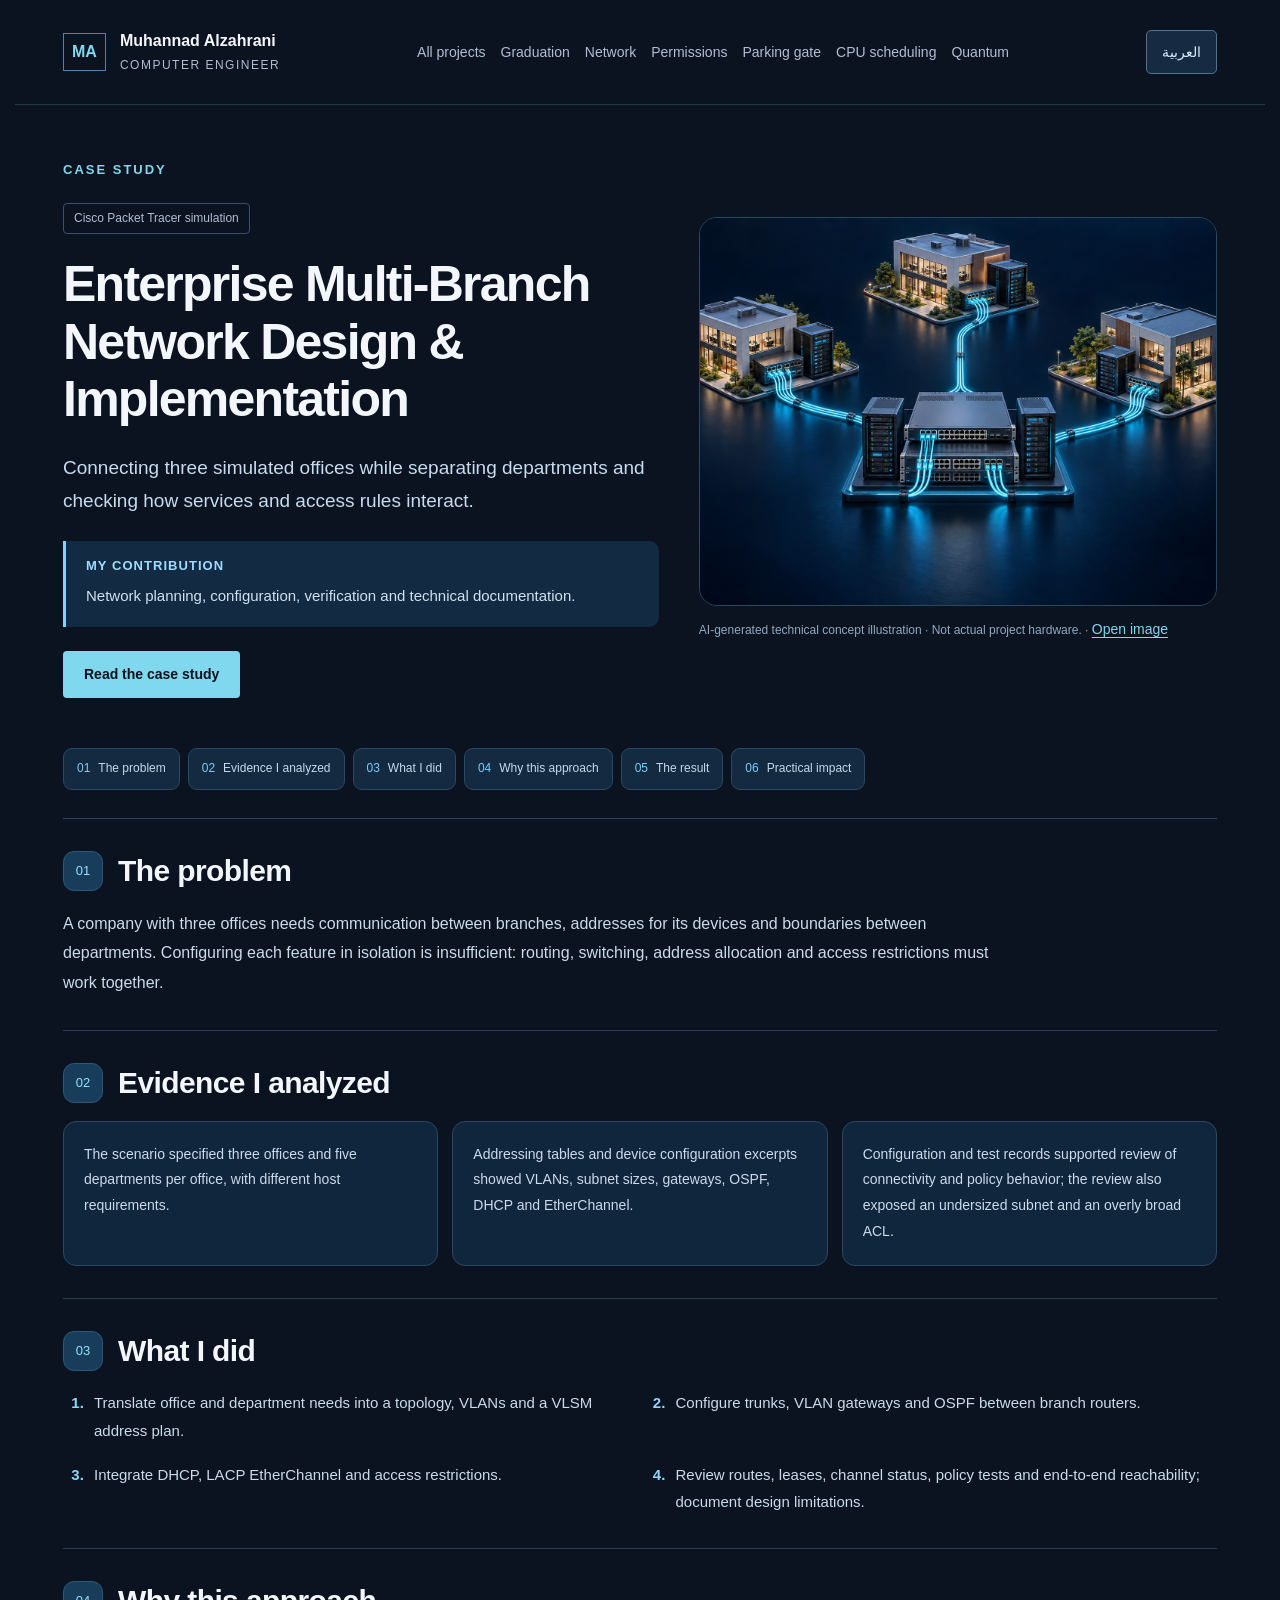
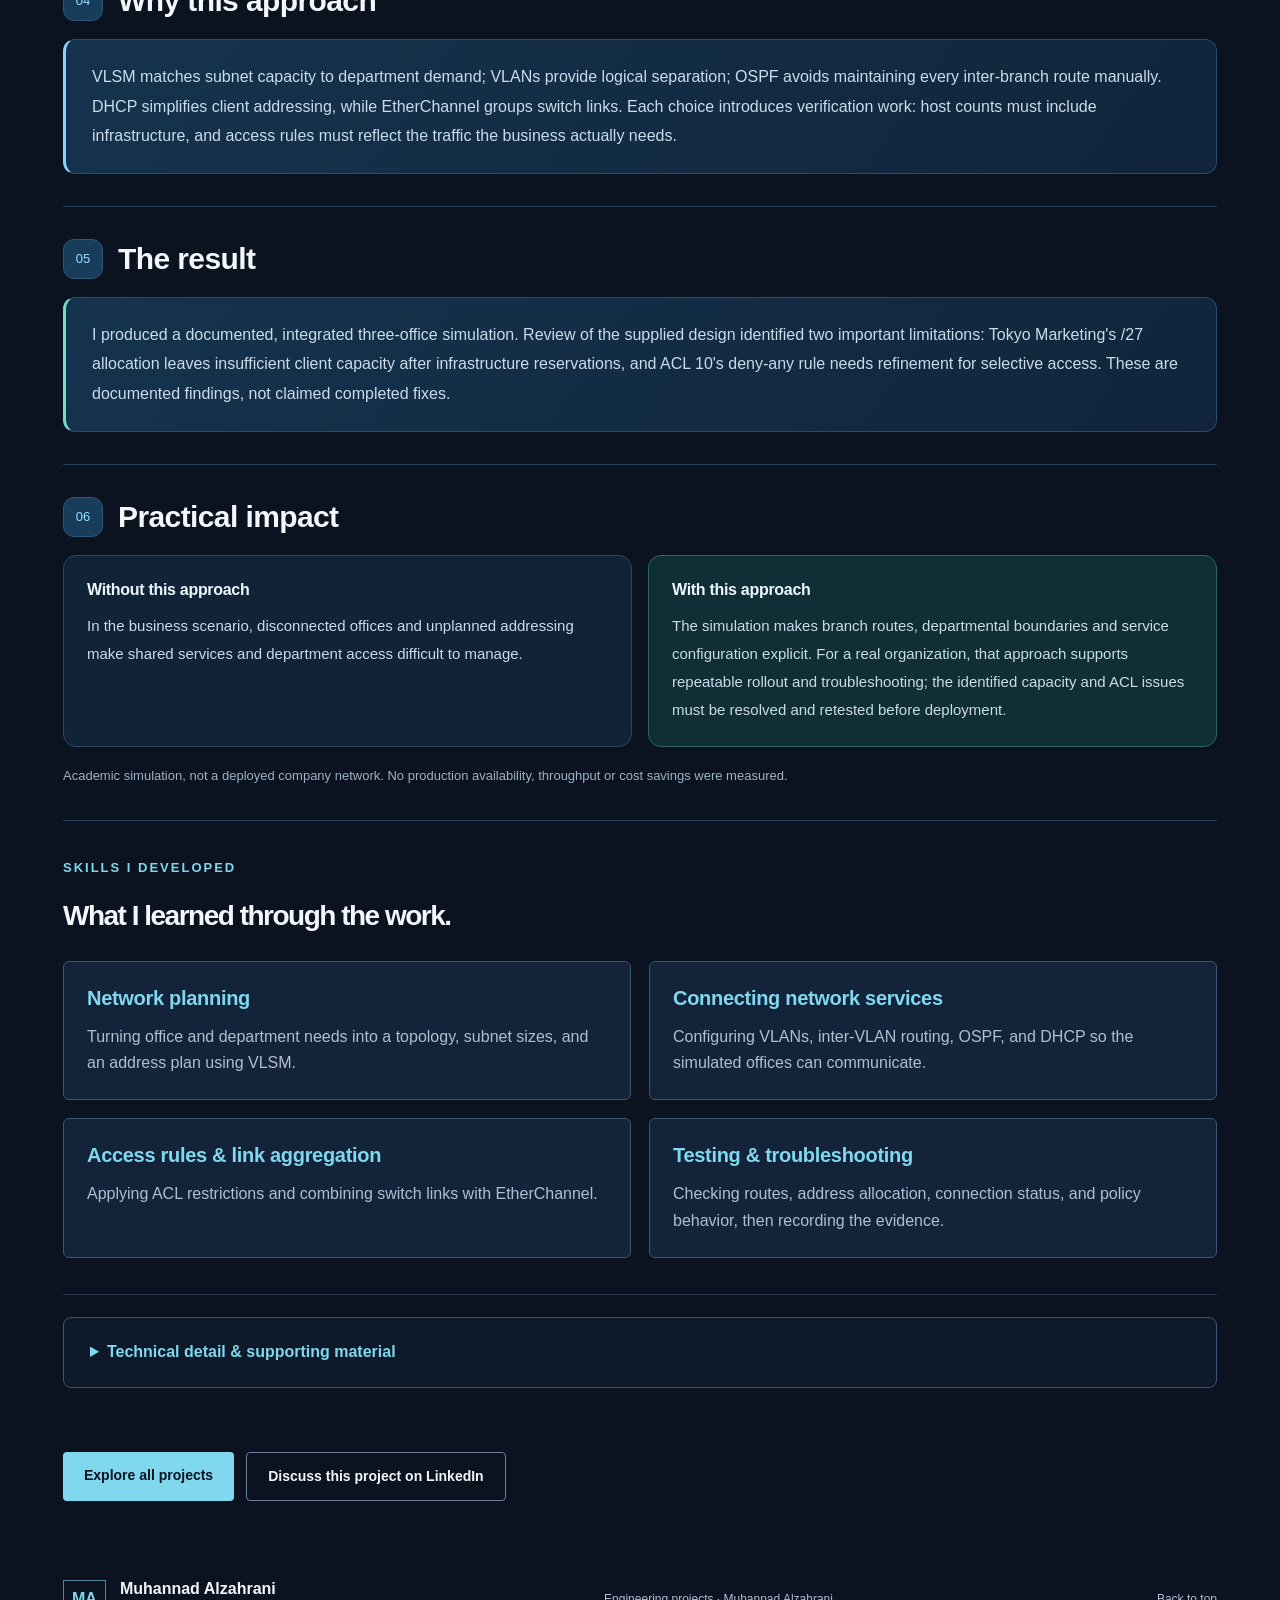
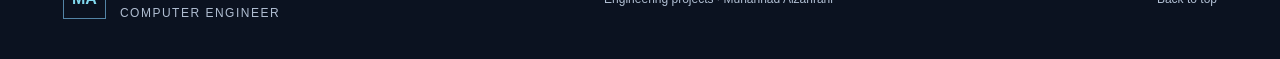
<file: enterprise-network.html>
<!doctype html>
<html lang="en"><head><meta charset="UTF-8"><meta name="viewport" content="width=device-width,initial-scale=1"><meta name="description" content="Muhannad Alzahrani’s multi-branch enterprise network project in Cisco Packet Tracer: VLSM, VLANs, OSPF, DHCP, EtherChannel, and ACLs."><title>Enterprise Multi-Branch Network | Muhannad Alzahrani</title><link rel="icon" type="image/svg+xml" href="data:image/svg+xml,%3Csvg%20xmlns='http://www.w3.org/2000/svg'%20viewBox='0%200%2032%2032'%3E%3Crect%20width='32'%20height='32'%20rx='8'%20fill='%230b1220'/%3E%3Cpath%20d='M7%2024V8l9%2010%209-10v16'%20fill='none'%20stroke='%2375c7ff'%20stroke-width='3'/%3E%3C/svg%3E"><link rel="stylesheet" href="style.css"><link rel="stylesheet" href="case-study.css?v=1"></head>
<body class="network"><header><a class="brand" href="index.html"><span class="monogram">MA</span><span>Muhannad Alzahrani<small>COMPUTER ENGINEER</small></span></a><nav aria-label="Main navigation"><a href="index.html">All projects</a><a href="graduation-project.html">Graduation</a><a href="enterprise-network.html">Network</a><a href="enterprise-permissions.html">Permissions</a><a href="parking-gate.html">Parking gate</a><a href="cpu-scheduling.html">CPU scheduling</a><a href="quantum-computing.html">Quantum</a></nav><button type="button" class="language-toggle" aria-label="Switch to Arabic" data-language-toggle>العربية</button></header><main id="top" class="case-study"><section class="cs-hero"><div><p class="eyebrow">CASE STUDY</p><span class="pill">Cisco Packet Tracer simulation</span><h1>Enterprise Multi-Branch Network Design &amp; Implementation</h1><p class="cs-lead">Connecting three simulated offices while separating departments and checking how services and access rules interact.</p><div class="cs-role"><h2>My contribution</h2><p>Network planning, configuration, verification and technical documentation.</p></div><a class="button" href="#case-problem">Read the case study</a></div><figure class="cs-visual"><img src="network-concept.png" alt="Concept illustration of enterprise routing equipment and connected office networks"><figcaption>AI-generated technical concept illustration · Not actual project hardware.</figcaption></figure></section><nav class="cs-nav" aria-label="Case study sections"><a href="#case-problem"><span aria-hidden="true">01</span> The problem</a><a href="#case-evidence"><span aria-hidden="true">02</span> Evidence I analyzed</a><a href="#case-approach"><span aria-hidden="true">03</span> What I did</a><a href="#case-decision"><span aria-hidden="true">04</span> Why this approach</a><a href="#case-result"><span aria-hidden="true">05</span> The result</a><a href="#case-impact"><span aria-hidden="true">06</span> Practical impact</a></nav><div class="cs-story"><section class="cs-section" id="case-problem"><div class="cs-section-heading"><span class="cs-num" aria-hidden="true">01</span><h2>The problem</h2></div><p>A company with three offices needs communication between branches, addresses for its devices and boundaries between departments. Configuring each feature in isolation is insufficient: routing, switching, address allocation and access restrictions must work together.</p></section><section class="cs-section" id="case-evidence"><div class="cs-section-heading"><span class="cs-num" aria-hidden="true">02</span><h2>Evidence I analyzed</h2></div><ul class="cs-evidence"><li>The scenario specified three offices and five departments per office, with different host requirements.</li><li>Addressing tables and device configuration excerpts showed VLANs, subnet sizes, gateways, OSPF, DHCP and EtherChannel.</li><li>Configuration and test records supported review of connectivity and policy behavior; the review also exposed an undersized subnet and an overly broad ACL.</li></ul></section><section class="cs-section" id="case-approach"><div class="cs-section-heading"><span class="cs-num" aria-hidden="true">03</span><h2>What I did</h2></div><ol class="cs-steps"><li>Translate office and department needs into a topology, VLANs and a VLSM address plan.</li><li>Configure trunks, VLAN gateways and OSPF between branch routers.</li><li>Integrate DHCP, LACP EtherChannel and access restrictions.</li><li>Review routes, leases, channel status, policy tests and end-to-end reachability; document design limitations.</li></ol></section><section class="cs-section" id="case-decision"><div class="cs-section-heading"><span class="cs-num" aria-hidden="true">04</span><h2>Why this approach</h2></div><div class="cs-decision"><p>VLSM matches subnet capacity to department demand; VLANs provide logical separation; OSPF avoids maintaining every inter-branch route manually. DHCP simplifies client addressing, while EtherChannel groups switch links. Each choice introduces verification work: host counts must include infrastructure, and access rules must reflect the traffic the business actually needs.</p></div></section><section class="cs-section" id="case-result"><div class="cs-section-heading"><span class="cs-num" aria-hidden="true">05</span><h2>The result</h2></div><div class="cs-result"><p>I produced a documented, integrated three-office simulation. Review of the supplied design identified two important limitations: Tokyo Marketing's /27 allocation leaves insufficient client capacity after infrastructure reservations, and ACL 10's deny-any rule needs refinement for selective access. These are documented findings, not claimed completed fixes.</p></div></section><section class="cs-section" id="case-impact"><div class="cs-section-heading"><span class="cs-num" aria-hidden="true">06</span><h2>Practical impact</h2></div><div class="cs-impact"><article><h3>Without this approach</h3><p>In the business scenario, disconnected offices and unplanned addressing make shared services and department access difficult to manage.</p></article><article><h3>With this approach</h3><p>The simulation makes branch routes, departmental boundaries and service configuration explicit. For a real organization, that approach supports repeatable rollout and troubleshooting; the identified capacity and ACL issues must be resolved and retested before deployment.</p></article></div><p class="cs-boundary">Academic simulation, not a deployed company network. No production availability, throughput or cost savings were measured.</p></section></div><section class="learned-skills"><p class="eyebrow">SKILLS I DEVELOPED</p><h2>What I learned through the work.</h2><div class="skills-learned-grid"><article><h3>Network planning</h3><p>Turning office and department needs into a topology, subnet sizes, and an address plan using VLSM.</p></article><article><h3>Connecting network services</h3><p>Configuring VLANs, inter-VLAN routing, OSPF, and DHCP so the simulated offices can communicate.</p></article><article><h3>Access rules &amp; link aggregation</h3><p>Applying ACL restrictions and combining switch links with EtherChannel.</p></article><article><h3>Testing &amp; troubleshooting</h3><p>Checking routes, address allocation, connection status, and policy behavior, then recording the evidence.</p></article></div></section><details class="technical-details cs-support"><summary>Technical detail &amp; supporting material</summary><section class="in-practice"><p class="eyebrow">IN PRACTICE</p><h2>Think of it as roads between office buildings.</h2><p class="case-description">Each device needs an address, the network needs a route, and restricted destinations need an access rule.</p><div class="case-diagram"><div class="case-root"><strong>A London employee requests a service</strong><p>The network identifies the employee’s device and directs the request toward the New York office.</p></div><div class="case-branches"><article class="case-result"><h3>Shared service</h3><p>Check that the employee can reach the service over the office network.</p></article><article class="case-result"><h3>Protected department</h3><p>Check whether the department’s access rule blocks the request.</p></article></div></div><p class="caption">Illustrative business request. The original ACL is a blanket deny, as explained in the technical review.</p></section><section><p class="eyebrow">01 / NETWORK TOPOLOGY</p><h2>One enterprise. Three locations.</h2><p>New York serves as the head office, with WAN connections to London and Tokyo. Each office separates Finance, IT, HR, Sales, and Marketing into departmental VLANs.</p><div class="branch-topology"><div class="wan-label">OSPF area 0 · Routed WAN</div><div class="branches"><article class="branch"><span class="eyebrow">Branch Office 1</span><h3>London</h3><div class="branch-router">Router · 802.1Q</div><div class="branch-line"></div><div class="branch-switch">Switching · EtherChannel</div><ul><li><span>Finance</span><b dir="ltr">VLAN 10</b></li><li><span>IT</span><b dir="ltr">VLAN 20</b></li><li><span>HR</span><b dir="ltr">VLAN 30</b></li><li><span>Sales</span><b dir="ltr">VLAN 40</b></li><li><span>Marketing</span><b dir="ltr">VLAN 50</b></li></ul></article><article class="branch"><span class="eyebrow">Head Office</span><h3>New York</h3><div class="branch-router">Router · 802.1Q</div><div class="branch-line"></div><div class="branch-switch">Switching · EtherChannel</div><ul><li><span>Finance</span><b dir="ltr">VLAN 70</b></li><li><span>IT</span><b dir="ltr">VLAN 80</b></li><li><span>HR</span><b dir="ltr">VLAN 90</b></li><li><span>Sales</span><b dir="ltr">VLAN 100</b></li><li><span>Marketing</span><b dir="ltr">VLAN 110</b></li></ul></article><article class="branch"><span class="eyebrow">Branch Office 2</span><h3>Tokyo</h3><div class="branch-router">Router · 802.1Q</div><div class="branch-line"></div><div class="branch-switch">Switching · EtherChannel</div><ul><li><span>Finance</span><b dir="ltr">VLAN 140</b></li><li><span>IT</span><b dir="ltr">VLAN 150</b></li><li><span>HR</span><b dir="ltr">VLAN 160</b></li><li><span>Sales</span><b dir="ltr">VLAN 170</b></li><li><span>Marketing</span><b dir="ltr">VLAN 180</b></li></ul></article></div></div><p class="caption">Simplified architecture redrawn from the project documentation.</p><figure class="network-original"><img src="network-topology.png" alt="Original Cisco Packet Tracer topology connecting New York, London, and Tokyo"><figcaption>Original topology extracted from the project document</figcaption></figure></section>
<section><p class="eyebrow">02 / ADDRESSING PLAN</p><h2>Right-size each subnet.</h2><p>The VLSM plan uses /26, /27, and /28 department subnets according to host demand. WAN links use /30 networks. The tables below reproduce departmental allocations from the document and gateway addresses from the router configurations.</p><div class="comparison-wrap"><table class="address-table"><caption>New York · Head Office</caption><thead><tr><th>Department</th><th>VLAN</th><th>Hosts needed</th><th>Subnet</th><th>Gateway</th><th>Usable addresses</th></tr></thead><tbody><tr><th>Finance</th><td dir="ltr">70</td><td dir="ltr">20</td><td dir="ltr">172.16.21.32/27</td><td dir="ltr">172.16.21.62</td><td dir="ltr">30</td></tr><tr><th>IT</th><td dir="ltr">80</td><td dir="ltr">10</td><td dir="ltr">172.16.22.0/28</td><td dir="ltr">172.16.22.14</td><td dir="ltr">14</td></tr><tr><th>HR</th><td dir="ltr">90</td><td dir="ltr">15</td><td dir="ltr">172.16.21.128/27</td><td dir="ltr">172.16.21.158</td><td dir="ltr">30</td></tr><tr><th>Sales</th><td dir="ltr">100</td><td dir="ltr">24</td><td dir="ltr">172.16.21.0/27</td><td dir="ltr">172.16.21.30</td><td dir="ltr">30</td></tr><tr><th>Marketing</th><td dir="ltr">110</td><td dir="ltr">40</td><td dir="ltr">172.16.20.128/26</td><td dir="ltr">172.16.20.190</td><td dir="ltr">62</td></tr></tbody></table></div><div class="comparison-wrap"><table class="address-table"><caption>London · Branch Office 1</caption><thead><tr><th>Department</th><th>VLAN</th><th>Hosts needed</th><th>Subnet</th><th>Gateway</th><th>Usable addresses</th></tr></thead><tbody><tr><th>Finance</th><td dir="ltr">10</td><td dir="ltr">15</td><td dir="ltr">172.16.21.160/27</td><td dir="ltr">172.16.21.190</td><td dir="ltr">30</td></tr><tr><th>IT</th><td dir="ltr">20</td><td dir="ltr">7</td><td dir="ltr">172.16.22.32/28</td><td dir="ltr">172.16.22.46</td><td dir="ltr">14</td></tr><tr><th>HR</th><td dir="ltr">30</td><td dir="ltr">15</td><td dir="ltr">172.16.21.192/27</td><td dir="ltr">172.16.21.222</td><td dir="ltr">30</td></tr><tr><th>Sales</th><td dir="ltr">40</td><td dir="ltr">15</td><td dir="ltr">172.16.21.224/27</td><td dir="ltr">172.16.21.254</td><td dir="ltr">30</td></tr><tr><th>Marketing</th><td dir="ltr">50</td><td dir="ltr">25</td><td dir="ltr">172.16.20.224/27</td><td dir="ltr">172.16.20.254</td><td dir="ltr">30</td></tr></tbody></table></div><div class="comparison-wrap"><table class="address-table"><caption>Tokyo · Branch Office 2</caption><thead><tr><th>Department</th><th>VLAN</th><th>Hosts needed</th><th>Subnet</th><th>Gateway</th><th>Usable addresses</th></tr></thead><tbody><tr><th>Finance</th><td dir="ltr">140</td><td dir="ltr">10</td><td dir="ltr">172.16.22.16/28</td><td dir="ltr">172.16.22.30</td><td dir="ltr">14</td></tr><tr><th>IT</th><td dir="ltr">150</td><td dir="ltr">7</td><td dir="ltr">172.16.22.48/28</td><td dir="ltr">172.16.22.62</td><td dir="ltr">14</td></tr><tr><th>HR</th><td dir="ltr">160</td><td dir="ltr">20</td><td dir="ltr">172.16.21.64/27</td><td dir="ltr">172.16.21.94</td><td dir="ltr">30</td></tr><tr><th>Sales</th><td dir="ltr">170</td><td dir="ltr">20</td><td dir="ltr">172.16.21.96/27</td><td dir="ltr">172.16.21.126</td><td dir="ltr">30</td></tr><tr><th>Marketing</th><td dir="ltr">180</td><td dir="ltr">30</td><td dir="ltr">172.16.20.192/27</td><td dir="ltr">172.16.20.222</td><td dir="ltr">30</td></tr></tbody></table></div><aside class="note">Addressing review: Tokyo Marketing is assigned a /27 with 30 usable addresses for 30 employees. Reserving addresses for the router and switch leaves fewer client addresses; this subnet needs expansion or a revised host allocation. The table records the original design.</aside></section>
<section><p class="eyebrow">03 / CONFIGURATION HIGHLIGHTS</p><h2>From topology to device behavior.</h2><div class="concept-grid"><article><span>SEGMENTATION</span><h3>VLANs &amp; inter-VLAN routing</h3><p>Department VLANs are carried on trunks. The supplied router configurations use 802.1Q subinterfaces as gateways; multilayer switch SVI addresses are also documented.</p></article><article><span>DYNAMIC ROUTING</span><h3>OSPF</h3><p>Router configurations use OSPF process 100 and area 0 to advertise departmental subnets and inter-office WAN links.</p></article><article><span>ADDRESS ALLOCATION</span><h3>DHCP</h3><p>Separate pools define each VLAN network and default gateway, with exclusions for router gateway addresses.</p></article><article><span>LINK AGGREGATION</span><h3>EtherChannel</h3><p>Switch configurations bundle paired trunk interfaces using active LACP channel groups and Port-channel interfaces.</p></article></div><div class="code-panel"><div class="code-head"><h3>New York · DHCP pool</h3><span>Cisco IOS / excerpt</span><button class="copy-code" type="button">Copy code</button></div><pre dir="ltr"><code data-copy-source="ip dhcp excluded-address 172.16.21.62
ip dhcp pool finance-vlan70
 network 172.16.21.32 255.255.255.224
 default-router 172.16.21.62"><span class="code-line" data-line="1">ip dhcp excluded-address 172.16.21.62</span><span class="code-line" data-line="2">ip dhcp pool finance-vlan70</span><span class="code-line" data-line="3"> network 172.16.21.32 255.255.255.224</span><span class="code-line" data-line="4"> default-router 172.16.21.62</span></code></pre></div><div class="code-panel"><div class="code-head"><h3>New York · VLAN gateway</h3><span>Cisco IOS / excerpt</span><button class="copy-code" type="button">Copy code</button></div><pre dir="ltr"><code data-copy-source="interface GigabitEthernet2/0.70
 encapsulation dot1Q 70
 ip address 172.16.21.62 255.255.255.224
 ip access-group 10 out"><span class="code-line" data-line="1">interface GigabitEthernet2/0.70</span><span class="code-line" data-line="2"> encapsulation dot1Q 70</span><span class="code-line" data-line="3"> ip address 172.16.21.62 255.255.255.224</span><span class="code-line" data-line="4"> ip access-group 10 out</span></code></pre></div><div class="code-panel"><div class="code-head"><h3>London · EtherChannel</h3><span>Cisco IOS / excerpt</span><button class="copy-code" type="button">Copy code</button></div><pre dir="ltr"><code data-copy-source="interface GigabitEthernet1/0/1
 switchport mode trunk
 channel-group 1 mode active
interface GigabitEthernet1/0/2
 switchport mode trunk
 channel-group 1 mode active
interface Port-channel1
 switchport mode trunk"><span class="code-line" data-line="1">interface GigabitEthernet1/0/1</span><span class="code-line" data-line="2"> switchport mode trunk</span><span class="code-line" data-line="3"> channel-group 1 mode active</span><span class="code-line" data-line="4">interface GigabitEthernet1/0/2</span><span class="code-line" data-line="5"> switchport mode trunk</span><span class="code-line" data-line="6"> channel-group 1 mode active</span><span class="code-line" data-line="7">interface Port-channel1</span><span class="code-line" data-line="8"> switchport mode trunk</span></code></pre></div><div class="code-panel"><div class="code-head"><h3>New York · OSPF excerpt</h3><span>Cisco IOS / excerpt</span><button class="copy-code" type="button">Copy code</button></div><pre dir="ltr"><code data-copy-source="router ospf 100
 network 172.16.21.32 0.0.0.31 area 0
 network 172.16.22.0 0.0.0.15 area 0
 network 192.168.2.188 0.0.0.3 area 0
 network 192.168.2.184 0.0.0.3 area 0"><span class="code-line" data-line="1">router ospf 100</span><span class="code-line" data-line="2"> network 172.16.21.32 0.0.0.31 area 0</span><span class="code-line" data-line="3"> network 172.16.22.0 0.0.0.15 area 0</span><span class="code-line" data-line="4"> network 192.168.2.188 0.0.0.3 area 0</span><span class="code-line" data-line="5"> network 192.168.2.184 0.0.0.3 area 0</span></code></pre></div><p class="caption">Selected configuration excerpts from the document, with indentation normalized. These are partial configurations.</p><aside class="note">Policy review: the supplied ACL 10 contains “deny any” and is applied outbound on Finance and Sales subinterfaces. This is a blanket restriction, rather than a selective role-based policy; intended permitted traffic needs explicit rules and validation.</aside></section>
<section><p class="eyebrow">04 / TESTING &amp; DOCUMENTATION</p><h2>Make the network explainable.</h2><p>The project records device configurations and screenshots for addressing, routing, switching, and connectivity tests.</p><div class="comparison-wrap"><table><caption>Verification workflow</caption><thead><tr><th>Check</th><th>Command or method</th><th>What it establishes</th></tr></thead><tbody>
<tr><th>VLAN &amp; interface state</th><td dir="ltr"><code>show vlan brief<br>show ip interface brief</code></td><td>Department assignments, gateway addresses, and interface status.</td></tr>
<tr><th>Routing</th><td dir="ltr"><code>show ip ospf neighbor<br>show ip route</code></td><td>Neighbor relationships and learned paths to branch networks.</td></tr>
<tr><th>Address allocation</th><td dir="ltr"><code>show ip dhcp binding<br>show ip dhcp pool</code></td><td>Client leases, pool state, and correct gateway allocation.</td></tr>
<tr><th>Link aggregation</th><td dir="ltr"><code>show etherchannel summary</code></td><td>Port-channel membership and operational status.</td></tr>
<tr><th>Policy enforcement</th><td dir="ltr"><code>show access-lists</code></td><td>ACL rules and permitted or blocked traffic tests.</td></tr>
<tr><th>End-to-end connectivity</th><td>Inter-branch ping tests</td><td>Reachability between New York, London, and Tokyo.</td></tr>
</tbody></table></div><p class="caption">Commands summarize the verification workflow; no new test outputs or performance measurements are fabricated.</p></section>
<section><p class="eyebrow">05 / ENGINEERING TAKEAWAYS</p><h2>Design the system. Check the details.</h2><div class="future-grid"><article><span>NETWORK DESIGN</span><h3>Structured planning</h3><p>Translated branch and department requirements into topology, VLANs, subnet sizes, and gateway assignments.</p></article><article><span>IMPLEMENTATION</span><h3>Integrated configuration</h3><p>Connected routing, switching, address services, aggregation, and access restrictions in one simulation.</p></article><article><span>TECHNICAL DOCUMENTATION</span><h3>Reproducible work</h3><p>Recorded addressing tables, configuration excerpts, and verification evidence to explain the network and support review.</p></article></div><a class="button secondary" href="index.html">View all projects</a></section></details><div class="cs-cta"><a class="button" href="index.html">Explore all projects</a><a class="button secondary" href="https://www.linkedin.com/in/muhannad-alzahraniiii/" target="_blank" rel="noopener">Discuss this project on LinkedIn</a></div></main><footer><a class="brand" href="index.html"><span class="monogram">MA</span><span>Muhannad Alzahrani<small>COMPUTER ENGINEER</small></span></a><span>Engineering projects · Muhannad Alzahrani</span><a href="#top">Back to top</a></footer><script src="code-copy.js" defer></script><script src="image-viewer.js" defer></script><script src="translations.js" defer></script><script src="case-study-translations.js?v=1" defer></script><script src="language.js" defer></script></body></html>
</file>
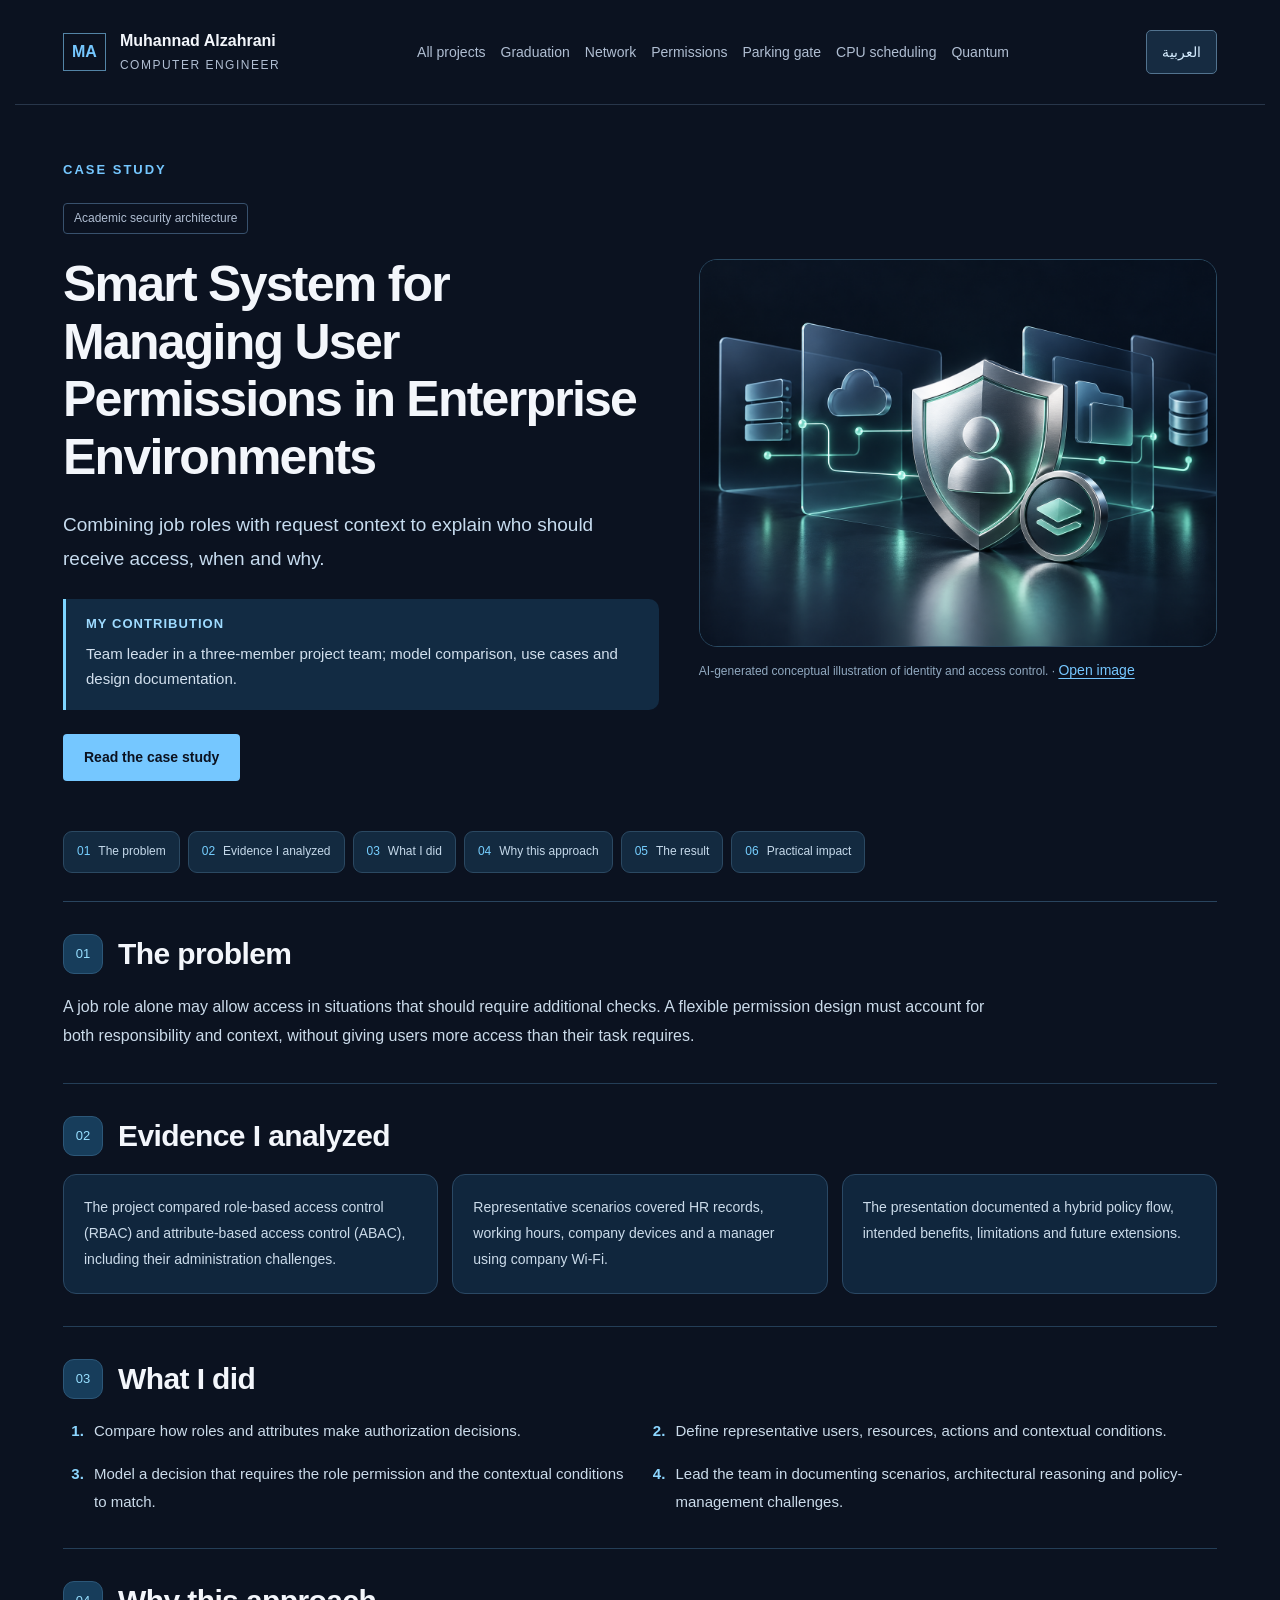
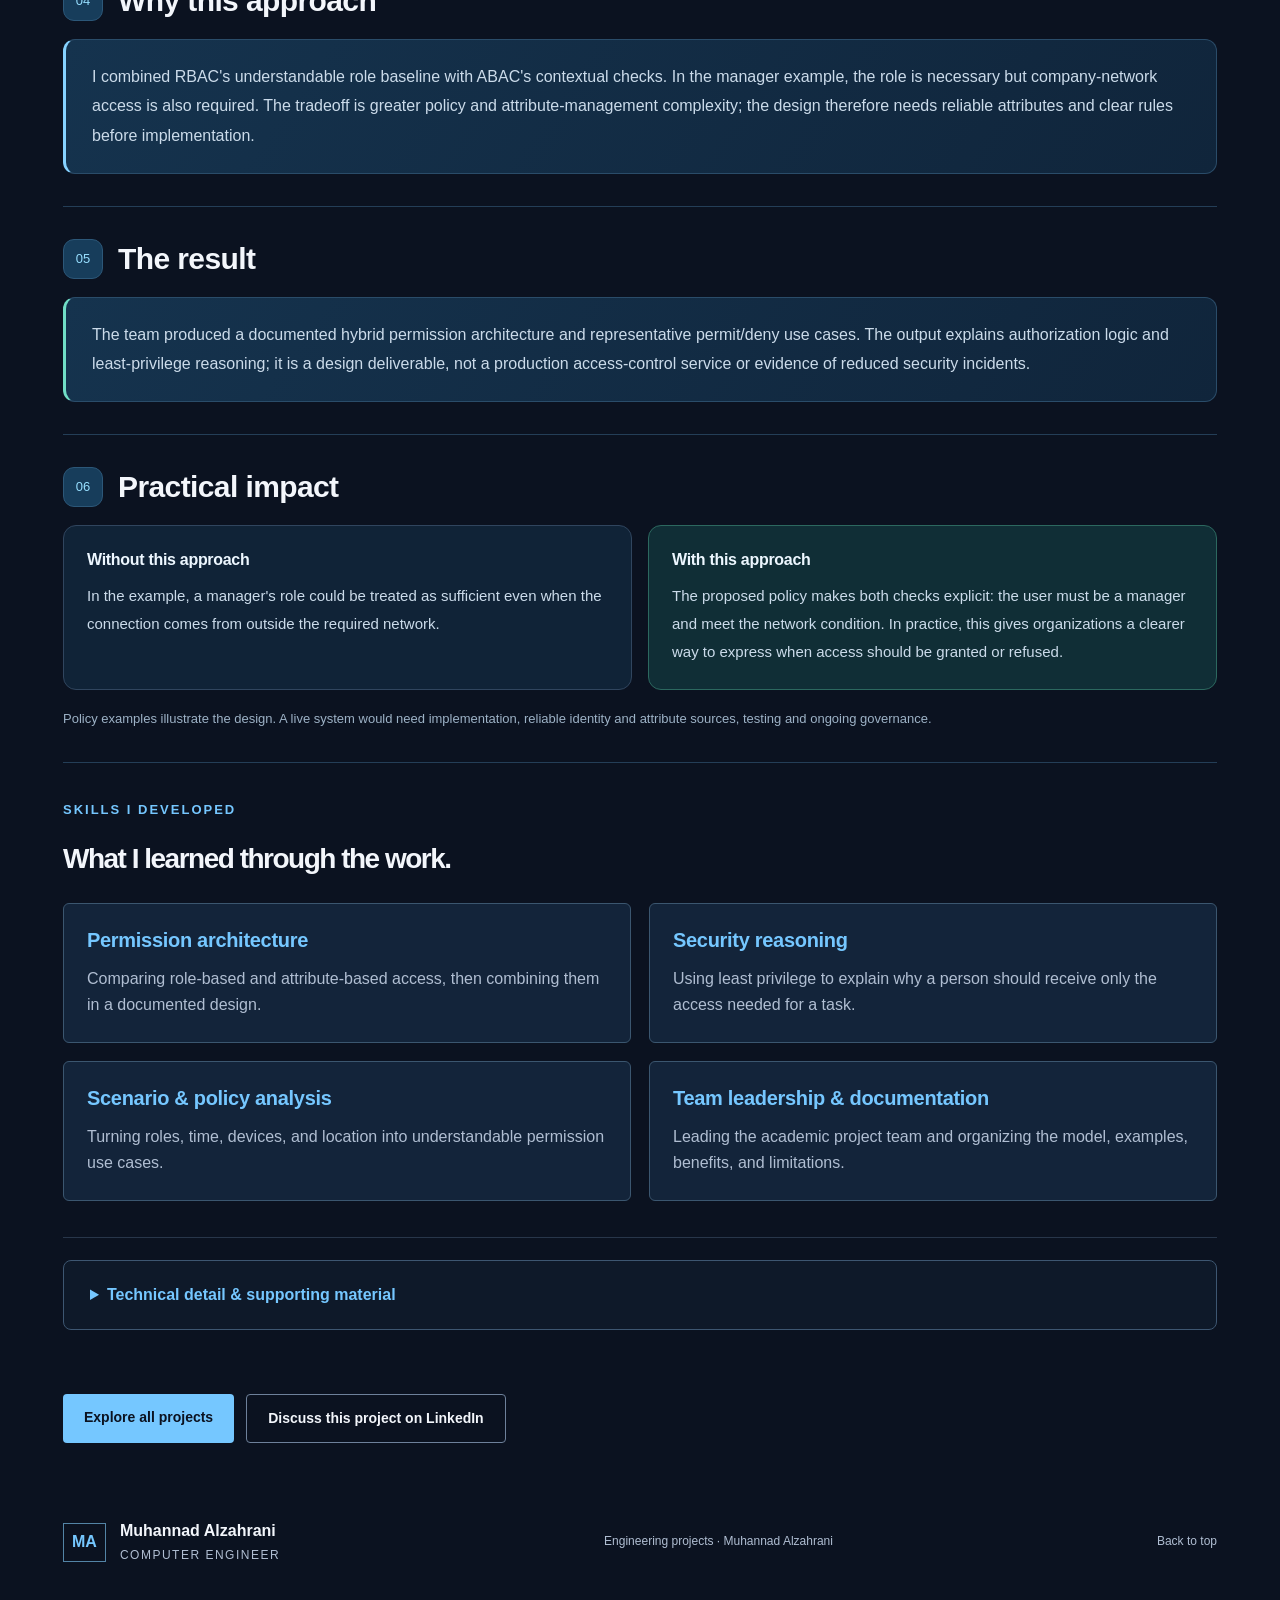
<file: enterprise-permissions.html>
<!doctype html>
<html lang="en"><head><meta charset="UTF-8"><meta name="viewport" content="width=device-width,initial-scale=1"><meta name="description" content="A hybrid RBAC and ABAC enterprise access-control model designed by Muhannad Alzahrani and his team, with role and context-based authorization use cases."><title>Enterprise User Permissions | Muhannad Alzahrani</title><link rel="icon" type="image/svg+xml" href="data:image/svg+xml,%3Csvg%20xmlns='http://www.w3.org/2000/svg'%20viewBox='0%200%2032%2032'%3E%3Crect%20width='32'%20height='32'%20rx='8'%20fill='%230b1220'/%3E%3Cpath%20d='M7%2024V8l9%2010%209-10v16'%20fill='none'%20stroke='%2375c7ff'%20stroke-width='3'/%3E%3C/svg%3E"><link rel="stylesheet" href="style.css"><link rel="stylesheet" href="case-study.css?v=1"></head>
<body><header><a class="brand" href="index.html"><span class="monogram">MA</span><span>Muhannad Alzahrani<small>COMPUTER ENGINEER</small></span></a><nav aria-label="Main navigation"><a href="index.html">All projects</a><a href="graduation-project.html">Graduation</a><a href="enterprise-network.html">Network</a><a href="enterprise-permissions.html">Permissions</a><a href="parking-gate.html">Parking gate</a><a href="cpu-scheduling.html">CPU scheduling</a><a href="quantum-computing.html">Quantum</a></nav><button type="button" class="language-toggle" aria-label="Switch to Arabic" data-language-toggle>العربية</button></header><main id="top" class="case-study"><section class="cs-hero"><div><p class="eyebrow">CASE STUDY</p><span class="pill">Academic security architecture</span><h1>Smart System for Managing User Permissions in Enterprise Environments</h1><p class="cs-lead">Combining job roles with request context to explain who should receive access, when and why.</p><div class="cs-role"><h2>My contribution</h2><p>Team leader in a three-member project team; model comparison, use cases and design documentation.</p></div><a class="button" href="#case-problem">Read the case study</a></div><figure class="cs-visual"><img src="permissions-concept.png" alt="Concept artwork of enterprise identity and access control with layered permissions"><figcaption>AI-generated conceptual illustration of identity and access control.</figcaption></figure></section><nav class="cs-nav" aria-label="Case study sections"><a href="#case-problem"><span aria-hidden="true">01</span> The problem</a><a href="#case-evidence"><span aria-hidden="true">02</span> Evidence I analyzed</a><a href="#case-approach"><span aria-hidden="true">03</span> What I did</a><a href="#case-decision"><span aria-hidden="true">04</span> Why this approach</a><a href="#case-result"><span aria-hidden="true">05</span> The result</a><a href="#case-impact"><span aria-hidden="true">06</span> Practical impact</a></nav><div class="cs-story"><section class="cs-section" id="case-problem"><div class="cs-section-heading"><span class="cs-num" aria-hidden="true">01</span><h2>The problem</h2></div><p>A job role alone may allow access in situations that should require additional checks. A flexible permission design must account for both responsibility and context, without giving users more access than their task requires.</p></section><section class="cs-section" id="case-evidence"><div class="cs-section-heading"><span class="cs-num" aria-hidden="true">02</span><h2>Evidence I analyzed</h2></div><ul class="cs-evidence"><li>The project compared role-based access control (RBAC) and attribute-based access control (ABAC), including their administration challenges.</li><li>Representative scenarios covered HR records, working hours, company devices and a manager using company Wi-Fi.</li><li>The presentation documented a hybrid policy flow, intended benefits, limitations and future extensions.</li></ul></section><section class="cs-section" id="case-approach"><div class="cs-section-heading"><span class="cs-num" aria-hidden="true">03</span><h2>What I did</h2></div><ol class="cs-steps"><li>Compare how roles and attributes make authorization decisions.</li><li>Define representative users, resources, actions and contextual conditions.</li><li>Model a decision that requires the role permission and the contextual conditions to match.</li><li>Lead the team in documenting scenarios, architectural reasoning and policy-management challenges.</li></ol></section><section class="cs-section" id="case-decision"><div class="cs-section-heading"><span class="cs-num" aria-hidden="true">04</span><h2>Why this approach</h2></div><div class="cs-decision"><p>I combined RBAC's understandable role baseline with ABAC's contextual checks. In the manager example, the role is necessary but company-network access is also required. The tradeoff is greater policy and attribute-management complexity; the design therefore needs reliable attributes and clear rules before implementation.</p></div></section><section class="cs-section" id="case-result"><div class="cs-section-heading"><span class="cs-num" aria-hidden="true">05</span><h2>The result</h2></div><div class="cs-result"><p>The team produced a documented hybrid permission architecture and representative permit/deny use cases. The output explains authorization logic and least-privilege reasoning; it is a design deliverable, not a production access-control service or evidence of reduced security incidents.</p></div></section><section class="cs-section" id="case-impact"><div class="cs-section-heading"><span class="cs-num" aria-hidden="true">06</span><h2>Practical impact</h2></div><div class="cs-impact"><article><h3>Without this approach</h3><p>In the example, a manager's role could be treated as sufficient even when the connection comes from outside the required network.</p></article><article><h3>With this approach</h3><p>The proposed policy makes both checks explicit: the user must be a manager and meet the network condition. In practice, this gives organizations a clearer way to express when access should be granted or refused.</p></article></div><p class="cs-boundary">Policy examples illustrate the design. A live system would need implementation, reliable identity and attribute sources, testing and ongoing governance.</p></section></div><section class="learned-skills"><p class="eyebrow">SKILLS I DEVELOPED</p><h2>What I learned through the work.</h2><div class="skills-learned-grid"><article><h3>Permission architecture</h3><p>Comparing role-based and attribute-based access, then combining them in a documented design.</p></article><article><h3>Security reasoning</h3><p>Using least privilege to explain why a person should receive only the access needed for a task.</p></article><article><h3>Scenario &amp; policy analysis</h3><p>Turning roles, time, devices, and location into understandable permission use cases.</p></article><article><h3>Team leadership &amp; documentation</h3><p>Leading the academic project team and organizing the model, examples, benefits, and limitations.</p></article></div></section><details class="technical-details cs-support"><summary>Technical detail &amp; supporting material</summary><section class="in-practice"><p class="eyebrow">IN PRACTICE</p><h2>Like a staff badge with extra entry rules.</h2><p class="case-description">A manager’s badge may allow access to a report, but this example also requires the company network.</p><div class="case-diagram"><div class="case-root"><strong>Can this manager open the report?</strong><p>Check who the person is and where the connection comes from. Both conditions must match the rule.</p></div><div class="case-branches"><article class="case-result"><h3>Inside the company network</h3><p>Allow the request: the person is a manager and the connection meets the rule.</p></article><article class="case-result"><h3>Outside the company network</h3><p>Refuse the request: being a manager does not override the connection requirement.</p></article></div></div><p class="caption">Illustrative decisions based on the documented hybrid use case; no live enterprise system is connected.</p></section><section id="models"><p class="eyebrow">01 / PERMISSION MODELS</p><h2>Two models. Complementary strengths.</h2><div class="comparison-wrap"><table><caption>RBAC and ABAC comparison</caption><thead><tr><th scope="col">Aspect</th><th scope="col">RBAC</th><th scope="col">ABAC</th></tr></thead><tbody><tr><th scope="row">Decision basis</th><td>Permissions assigned to a user's role.</td><td>Policy evaluation using user, resource, action, and environmental attributes.</td></tr><tr><th scope="row">Example</th><td>An HR Manager may read employee records.</td><td>Access depends on working hours and a company device.</td></tr><tr><th scope="row">Strength</th><td>Clear responsibilities and role-based administration.</td><td>Context-sensitive, fine-grained authorization.</td></tr><tr><th scope="row">Design challenge</th><td>Role definitions and assignments need maintenance.</td><td>Attributes and policies need careful management.</td></tr></tbody></table></div><p class="source-line">Further reading: <a href="https://learn.microsoft.com/en-us/azure/role-based-access-control/overview" target="_blank" rel="noopener">Microsoft Learn · Azure RBAC</a> · <a href="https://csrc.nist.gov/pubs/sp/800/162/upd2/final" target="_blank" rel="noopener">NIST SP 800-162 · ABAC</a></p></section><section id="architecture"><p class="eyebrow">02 / HYBRID ARCHITECTURE</p><h2>A role opens the question.<br>Context completes the decision.</h2><p class="section-description">The proposed design combines a role-based permission baseline with checks on attributes and the current situation.</p><div class="policy-diagram" role="img" aria-label="User role and requested resource, together with time, device, and location attributes, feed a hybrid policy evaluation. The evaluation produces an access decision of permit or deny."><div class="policy-inputs"><div class="policy-box"><span>ROLE &amp; REQUEST</span><strong>User · role · resource · action</strong><small>What access is being requested?</small></div><div class="policy-box"><span>ATTRIBUTES &amp; ENVIRONMENT</span><strong>Time · device · location</strong><small>Under what conditions?</small></div></div><div class="policy-line"></div><div class="policy-box policy-engine"><span>HYBRID POLICY EVALUATION</span><strong>RBAC + ABAC</strong><small>Check required role permissions and contextual conditions</small></div><div class="policy-line"></div><div class="policy-outcomes"><div class="policy-box"><strong>Permit</strong><small>Required conditions are satisfied</small></div><div class="policy-box"><strong>Deny</strong><small>Required conditions are not satisfied</small></div></div></div><p class="caption">Conceptual architecture derived from the project presentation.</p><aside class="note">The project documents an access-control design. It does not claim a production deployment or measured security improvements.</aside></section><section id="use-cases"><p class="eyebrow">03 / REPRESENTATIVE USE CASES</p><h2>Policies in everyday enterprise terms.</h2><div class="research-grid"><article><span class="pill">RBAC example</span><h3>HR records</h3><p>An HR Manager can access employee records based on the assigned job role.</p><small>Decision input</small><p>Role and its associated permissions.</p></article><article><span class="pill">ABAC example</span><h3>Employee report</h3><p>An employee can access a report only during working hours and from a company device.</p><small>Decision inputs</small><p>Time and device attributes.</p></article><article><span class="pill">Hybrid example</span><h3>Manager access</h3><p>The user's role must be Manager and the connection must be through company Wi-Fi.</p><small>Decision inputs</small><p>Role plus network context.</p></article></div><p class="caption">Representative scenarios from the original slides, rather than live access-control rules.</p></section><figure class="cover"><img src="permissions-server-concept.png" alt="Concept illustration of enterprise server infrastructure and access security"><figcaption>AI-generated concept artwork · Illustrates the enterprise security context.</figcaption></figure><section><p class="eyebrow">04 / BENEFITS &amp; CHALLENGES</p><h2>Flexibility needs careful governance.</h2><div class="overview"><div class="presentation-panel"><h3>Intended benefits</h3><ul class="skills"><li>Limit inappropriate access to enterprise resources.</li><li>Combine clear roles with situational authorization.</li><li>Support least-privilege permission design.</li><li>Make access requirements easier to explain and document.</li></ul></div><div class="presentation-panel"><h3>Design challenges</h3><ul class="skills"><li>Define reliable roles, attributes, and policies.</li><li>Keep permission administration manageable.</li><li>Account for systems with limited policy support.</li><li>Maintain accuracy as roles and conditions change.</li></ul></div></div></section><section id="project-record"><p class="eyebrow">05 / PROJECT RECORD</p><h2>Selected presentation slides.</h2><p class="section-description">The original presentation introduced the models, proposed the hybrid design, and discussed examples, benefits, and limitations.</p><div class="slide-gallery"><figure><div class="slide-window"><img src="permissions-title.png" alt="Original presentation title: Smart System for Managing User Permissions in Enterprise Environments; NET 363 Information and Computer Security" loading="lazy"></div><figcaption>Project title and course</figcaption></figure><figure><div class="slide-window"><img src="permissions-introduction.png" alt="Original introduction slide explaining RBAC and ABAC with a diagram of user, action, resource, policy, authorization, and environment" loading="lazy"></div><figcaption>Introduction and authorization context</figcaption></figure></div></section><section class="future"><p class="eyebrow">06 / FUTURE DIRECTION</p><h2>Extending the permission model.</h2><div class="future-grid"><article><span>PROPOSED EXTENSION</span><h3>Zero Trust alignment</h3><p>Explore how contextual authorization could contribute to a broader Zero Trust architecture.</p></article><article><span>PROPOSED EXTENSION</span><h3>AI-assisted analysis</h3><p>Investigate how AI might support policy analysis and identify permission patterns for review.</p></article><article><span>PROJECT SKILLS</span><h3>Security communication</h3><p>Connect access-control concepts, architectural reasoning, documentation, and team leadership.</p></article></div><p class="caption">Future directions from the presentation; implementation would require further design and validation.</p><a class="button secondary" href="index.html">View all projects</a></section></details><div class="cs-cta"><a class="button" href="index.html">Explore all projects</a><a class="button secondary" href="https://www.linkedin.com/in/muhannad-alzahraniiii/" target="_blank" rel="noopener">Discuss this project on LinkedIn</a></div></main><footer><a class="brand" href="index.html"><span class="monogram">MA</span><span>Muhannad Alzahrani<small>COMPUTER ENGINEER</small></span></a><span>Engineering projects · Muhannad Alzahrani</span><a href="#top">Back to top</a></footer><script src="image-viewer.js" defer></script><script src="translations.js" defer></script><script src="case-study-translations.js?v=1" defer></script><script src="language.js" defer></script></body></html>
</file>
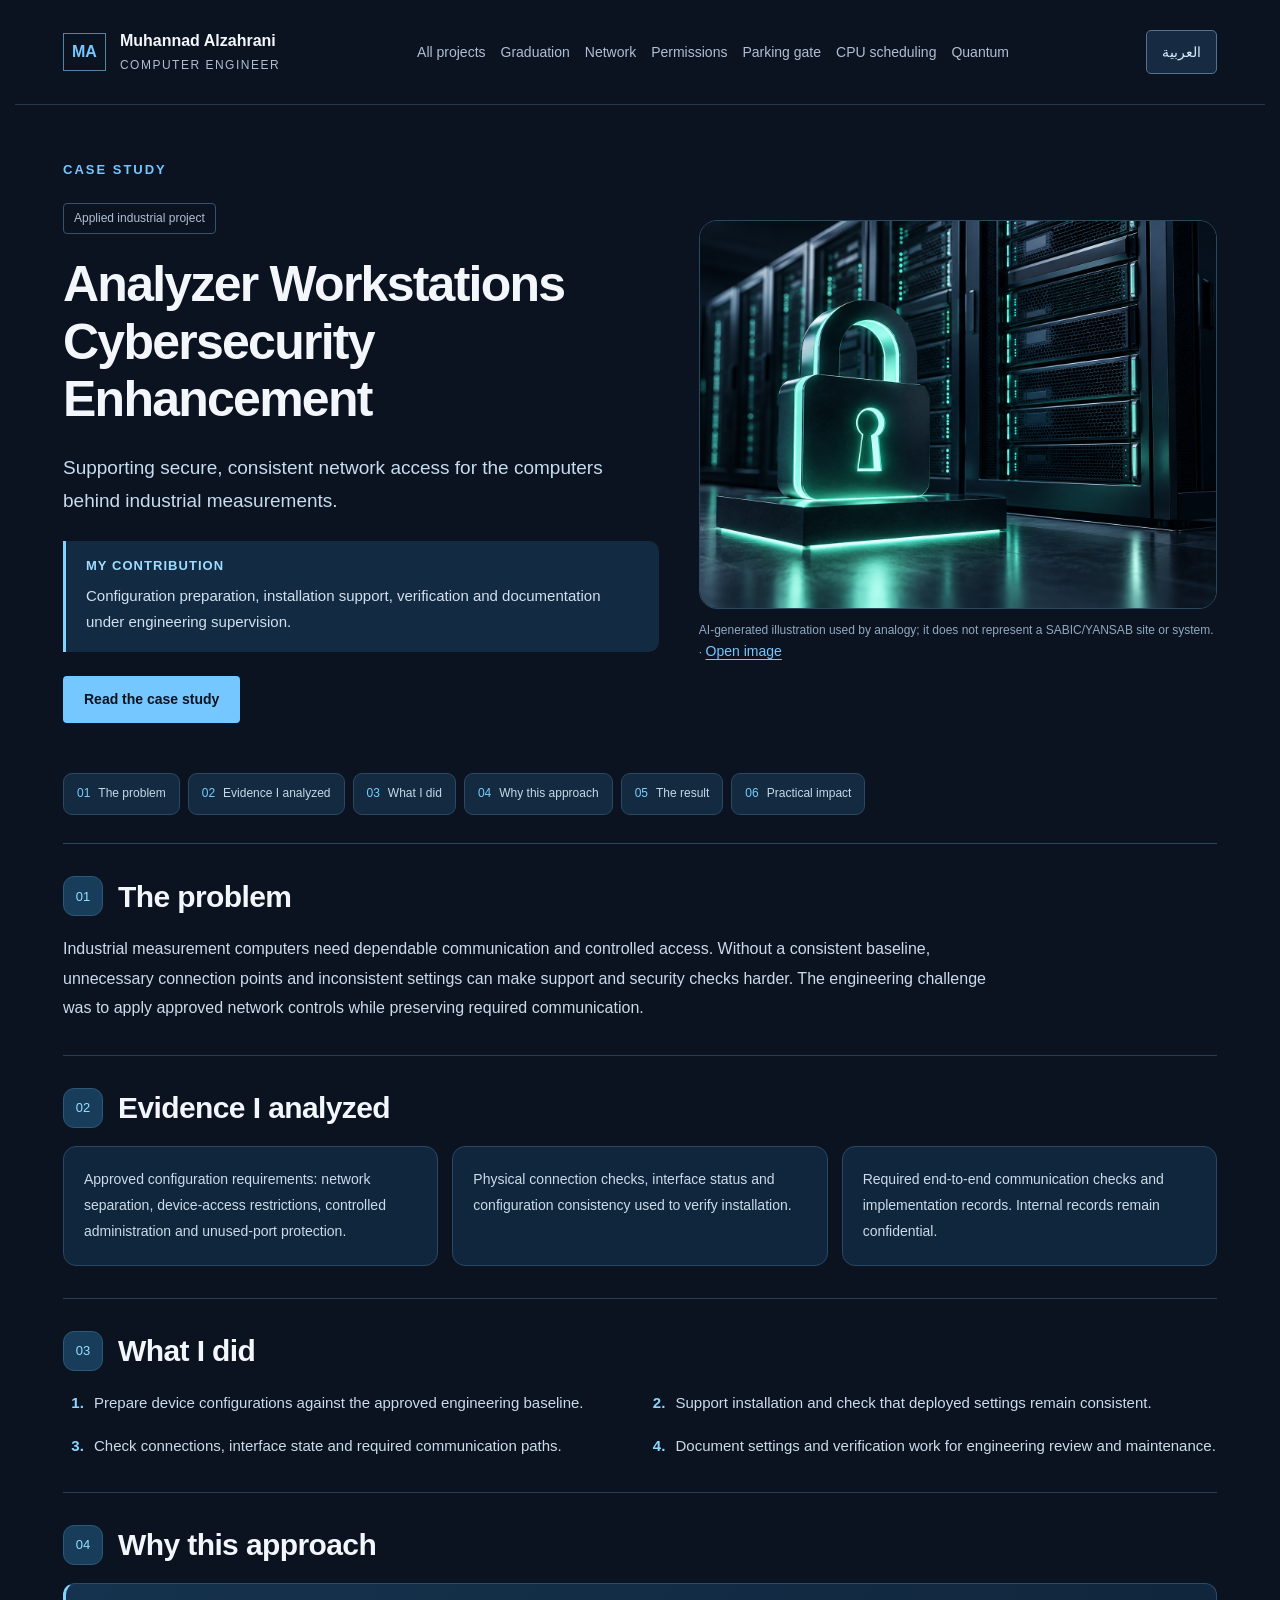
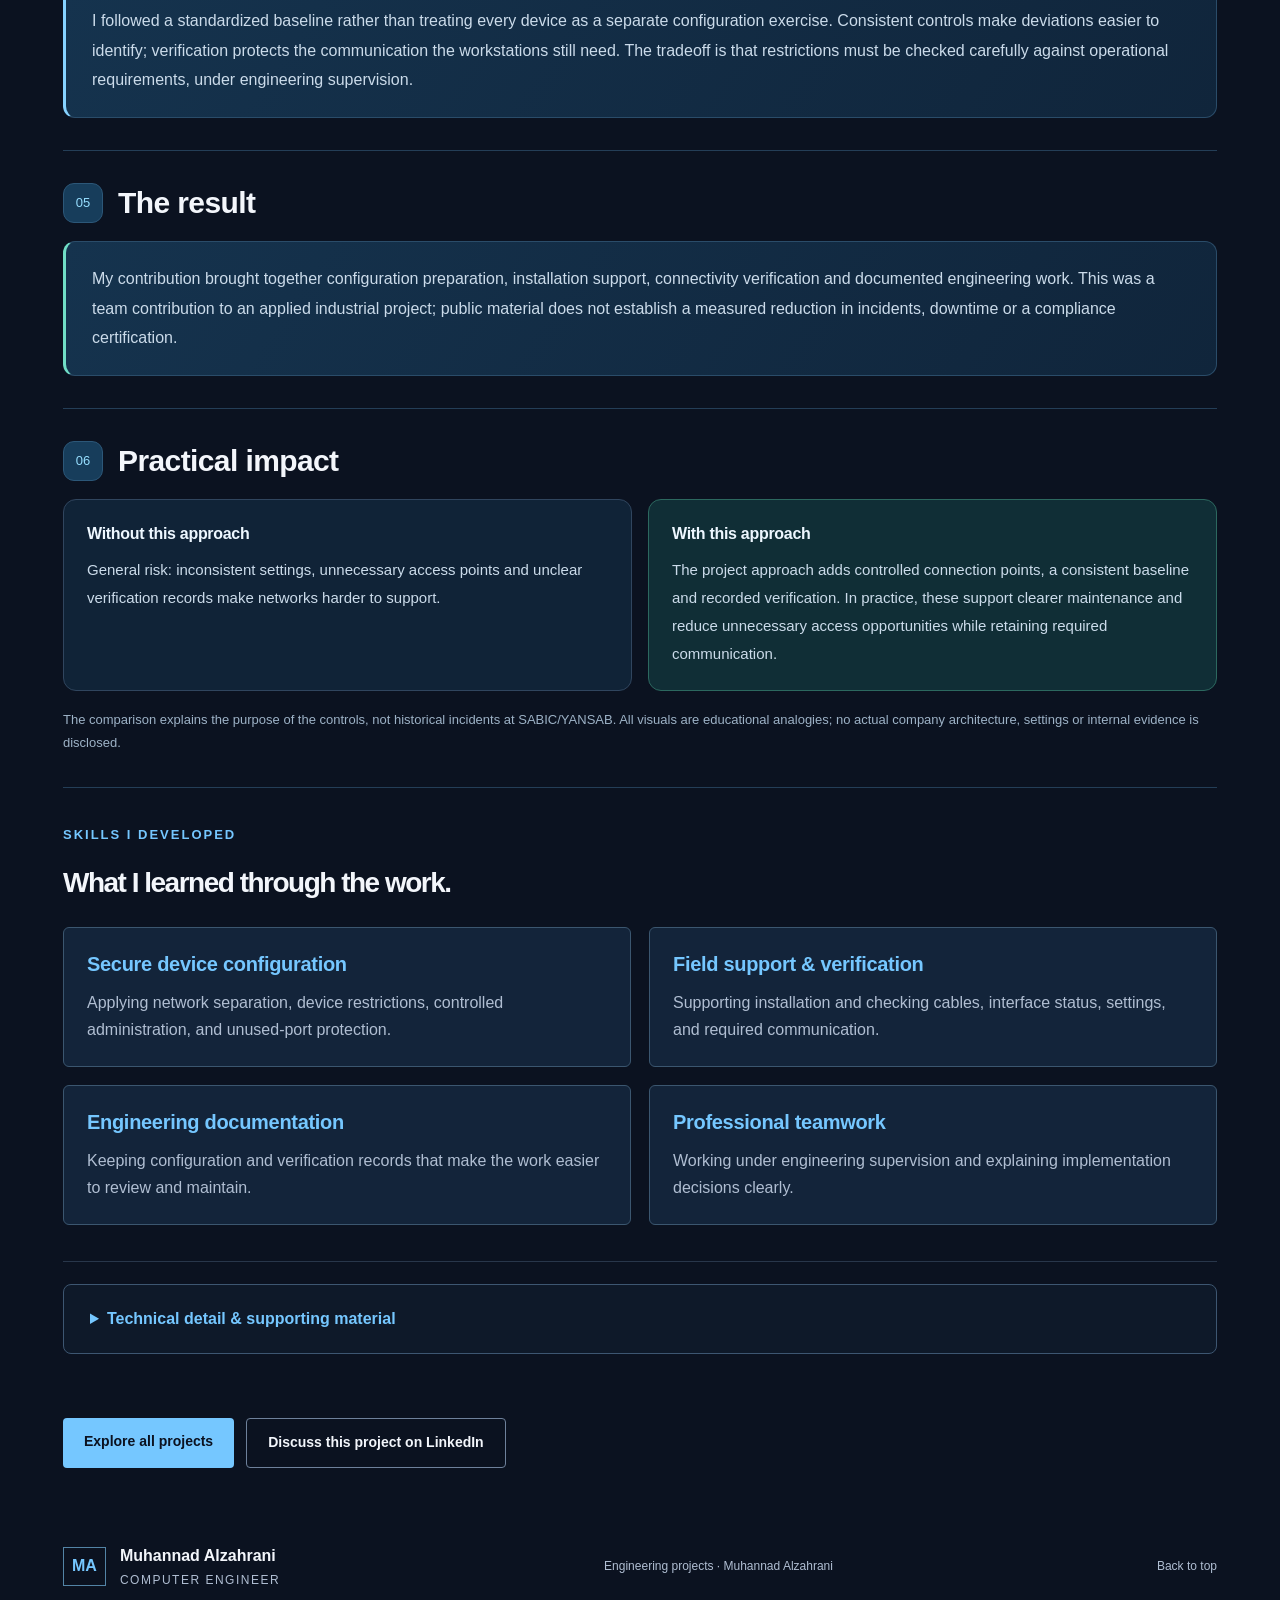
<file: graduation-project.html>
<!doctype html>
<html lang="en"><head><meta charset="UTF-8"><meta name="viewport" content="width=device-width,initial-scale=1"><meta name="description" content="A generalized presentation of Muhannad Alzahrani’s Analyzer Workstations Cybersecurity Enhancement graduation project, with educational analogies and no internal company details."><title>Industrial Cybersecurity Graduation Project | Muhannad Alzahrani</title><link rel="icon" type="image/svg+xml" href="data:image/svg+xml,%3Csvg%20xmlns='http://www.w3.org/2000/svg'%20viewBox='0%200%2032%2032'%3E%3Crect%20width='32'%20height='32'%20rx='8'%20fill='%230b1220'/%3E%3Cpath%20d='M7%2024V8l9%2010%209-10v16'%20fill='none'%20stroke='%2375c7ff'%20stroke-width='3'/%3E%3C/svg%3E"><link rel="stylesheet" href="style.css"><link rel="stylesheet" href="case-study.css?v=1"></head>
<body><header><a class="brand" href="index.html"><span class="monogram">MA</span><span>Muhannad Alzahrani<small>COMPUTER ENGINEER</small></span></a><nav aria-label="Main navigation"><a href="index.html">All projects</a><a href="graduation-project.html">Graduation</a><a href="enterprise-network.html">Network</a><a href="enterprise-permissions.html">Permissions</a><a href="parking-gate.html">Parking gate</a><a href="cpu-scheduling.html">CPU scheduling</a><a href="quantum-computing.html">Quantum</a></nav><button type="button" class="language-toggle" aria-label="Switch to Arabic" data-language-toggle>العربية</button></header><main id="top" class="case-study"><section class="cs-hero"><div><p class="eyebrow">CASE STUDY</p><span class="pill">Applied industrial project</span><h1>Analyzer Workstations Cybersecurity Enhancement</h1><p class="cs-lead">Supporting secure, consistent network access for the computers behind industrial measurements.</p><div class="cs-role"><h2>My contribution</h2><p>Configuration preparation, installation support, verification and documentation under engineering supervision.</p></div><a class="button" href="#case-problem">Read the case study</a></div><figure class="cs-visual"><img src="permissions-server-concept.png" alt="Generic server illustration used as an educational analogy, not company equipment"><figcaption>AI-generated illustration used by analogy; it does not represent a SABIC/YANSAB site or system.</figcaption></figure></section><nav class="cs-nav" aria-label="Case study sections"><a href="#case-problem"><span aria-hidden="true">01</span> The problem</a><a href="#case-evidence"><span aria-hidden="true">02</span> Evidence I analyzed</a><a href="#case-approach"><span aria-hidden="true">03</span> What I did</a><a href="#case-decision"><span aria-hidden="true">04</span> Why this approach</a><a href="#case-result"><span aria-hidden="true">05</span> The result</a><a href="#case-impact"><span aria-hidden="true">06</span> Practical impact</a></nav><div class="cs-story"><section class="cs-section" id="case-problem"><div class="cs-section-heading"><span class="cs-num" aria-hidden="true">01</span><h2>The problem</h2></div><p>Industrial measurement computers need dependable communication and controlled access. Without a consistent baseline, unnecessary connection points and inconsistent settings can make support and security checks harder. The engineering challenge was to apply approved network controls while preserving required communication.</p></section><section class="cs-section" id="case-evidence"><div class="cs-section-heading"><span class="cs-num" aria-hidden="true">02</span><h2>Evidence I analyzed</h2></div><ul class="cs-evidence"><li>Approved configuration requirements: network separation, device-access restrictions, controlled administration and unused-port protection.</li><li>Physical connection checks, interface status and configuration consistency used to verify installation.</li><li>Required end-to-end communication checks and implementation records. Internal records remain confidential.</li></ul></section><section class="cs-section" id="case-approach"><div class="cs-section-heading"><span class="cs-num" aria-hidden="true">03</span><h2>What I did</h2></div><ol class="cs-steps"><li>Prepare device configurations against the approved engineering baseline.</li><li>Support installation and check that deployed settings remain consistent.</li><li>Check connections, interface state and required communication paths.</li><li>Document settings and verification work for engineering review and maintenance.</li></ol></section><section class="cs-section" id="case-decision"><div class="cs-section-heading"><span class="cs-num" aria-hidden="true">04</span><h2>Why this approach</h2></div><div class="cs-decision"><p>I followed a standardized baseline rather than treating every device as a separate configuration exercise. Consistent controls make deviations easier to identify; verification protects the communication the workstations still need. The tradeoff is that restrictions must be checked carefully against operational requirements, under engineering supervision.</p></div></section><section class="cs-section" id="case-result"><div class="cs-section-heading"><span class="cs-num" aria-hidden="true">05</span><h2>The result</h2></div><div class="cs-result"><p>My contribution brought together configuration preparation, installation support, connectivity verification and documented engineering work. This was a team contribution to an applied industrial project; public material does not establish a measured reduction in incidents, downtime or a compliance certification.</p></div></section><section class="cs-section" id="case-impact"><div class="cs-section-heading"><span class="cs-num" aria-hidden="true">06</span><h2>Practical impact</h2></div><div class="cs-impact"><article><h3>Without this approach</h3><p>General risk: inconsistent settings, unnecessary access points and unclear verification records make networks harder to support.</p></article><article><h3>With this approach</h3><p>The project approach adds controlled connection points, a consistent baseline and recorded verification. In practice, these support clearer maintenance and reduce unnecessary access opportunities while retaining required communication.</p></article></div><p class="cs-boundary">The comparison explains the purpose of the controls, not historical incidents at SABIC/YANSAB. All visuals are educational analogies; no actual company architecture, settings or internal evidence is disclosed.</p></section></div><section class="learned-skills"><p class="eyebrow">SKILLS I DEVELOPED</p><h2>What I learned through the work.</h2><div class="skills-learned-grid"><article><h3>Secure device configuration</h3><p>Applying network separation, device restrictions, controlled administration, and unused-port protection.</p></article><article><h3>Field support &amp; verification</h3><p>Supporting installation and checking cables, interface status, settings, and required communication.</p></article><article><h3>Engineering documentation</h3><p>Keeping configuration and verification records that make the work easier to review and maintain.</p></article><article><h3>Professional teamwork</h3><p>Working under engineering supervision and explaining implementation decisions clearly.</p></article></div></section><details class="technical-details cs-support"><summary>Technical detail &amp; supporting material</summary><section class="in-practice"><p class="eyebrow">AN EVERYDAY ANALOGY</p><h2>Like a controlled entrance to an important room.</h2><p class="case-description">The network is the route into the room. Approved devices use the intended connections; unused entry points are closed and administration is restricted.</p><div class="case-diagram"><div class="case-root"><strong>Controlled network access</strong><p>Approved connections and consistent device settings</p></div><div class="case-branches"><article class="case-result"><h3>Approved device and connection</h3><p>Use the intended communication path and verify that required services remain reachable.</p></article><article class="case-result"><h3>Unused or unapproved connection</h3><p>Disable unused connection points and apply approved device-access restrictions.</p></article></div></div><p class="caption">Simplified educational model only. This is not the company’s actual topology or access policy.</p></section></details><div class="cs-cta"><a class="button" href="index.html">Explore all projects</a><a class="button secondary" href="https://www.linkedin.com/in/muhannad-alzahraniiii/" target="_blank" rel="noopener">Discuss this project on LinkedIn</a></div></main><footer><a class="brand" href="index.html"><span class="monogram">MA</span><span>Muhannad Alzahrani<small>COMPUTER ENGINEER</small></span></a><span>Engineering projects · Muhannad Alzahrani</span><a href="#top">Back to top</a></footer><script src="image-viewer.js" defer></script><script src="translations.js" defer></script><script src="case-study-translations.js?v=1" defer></script><script src="language.js" defer></script></body></html>
</file>
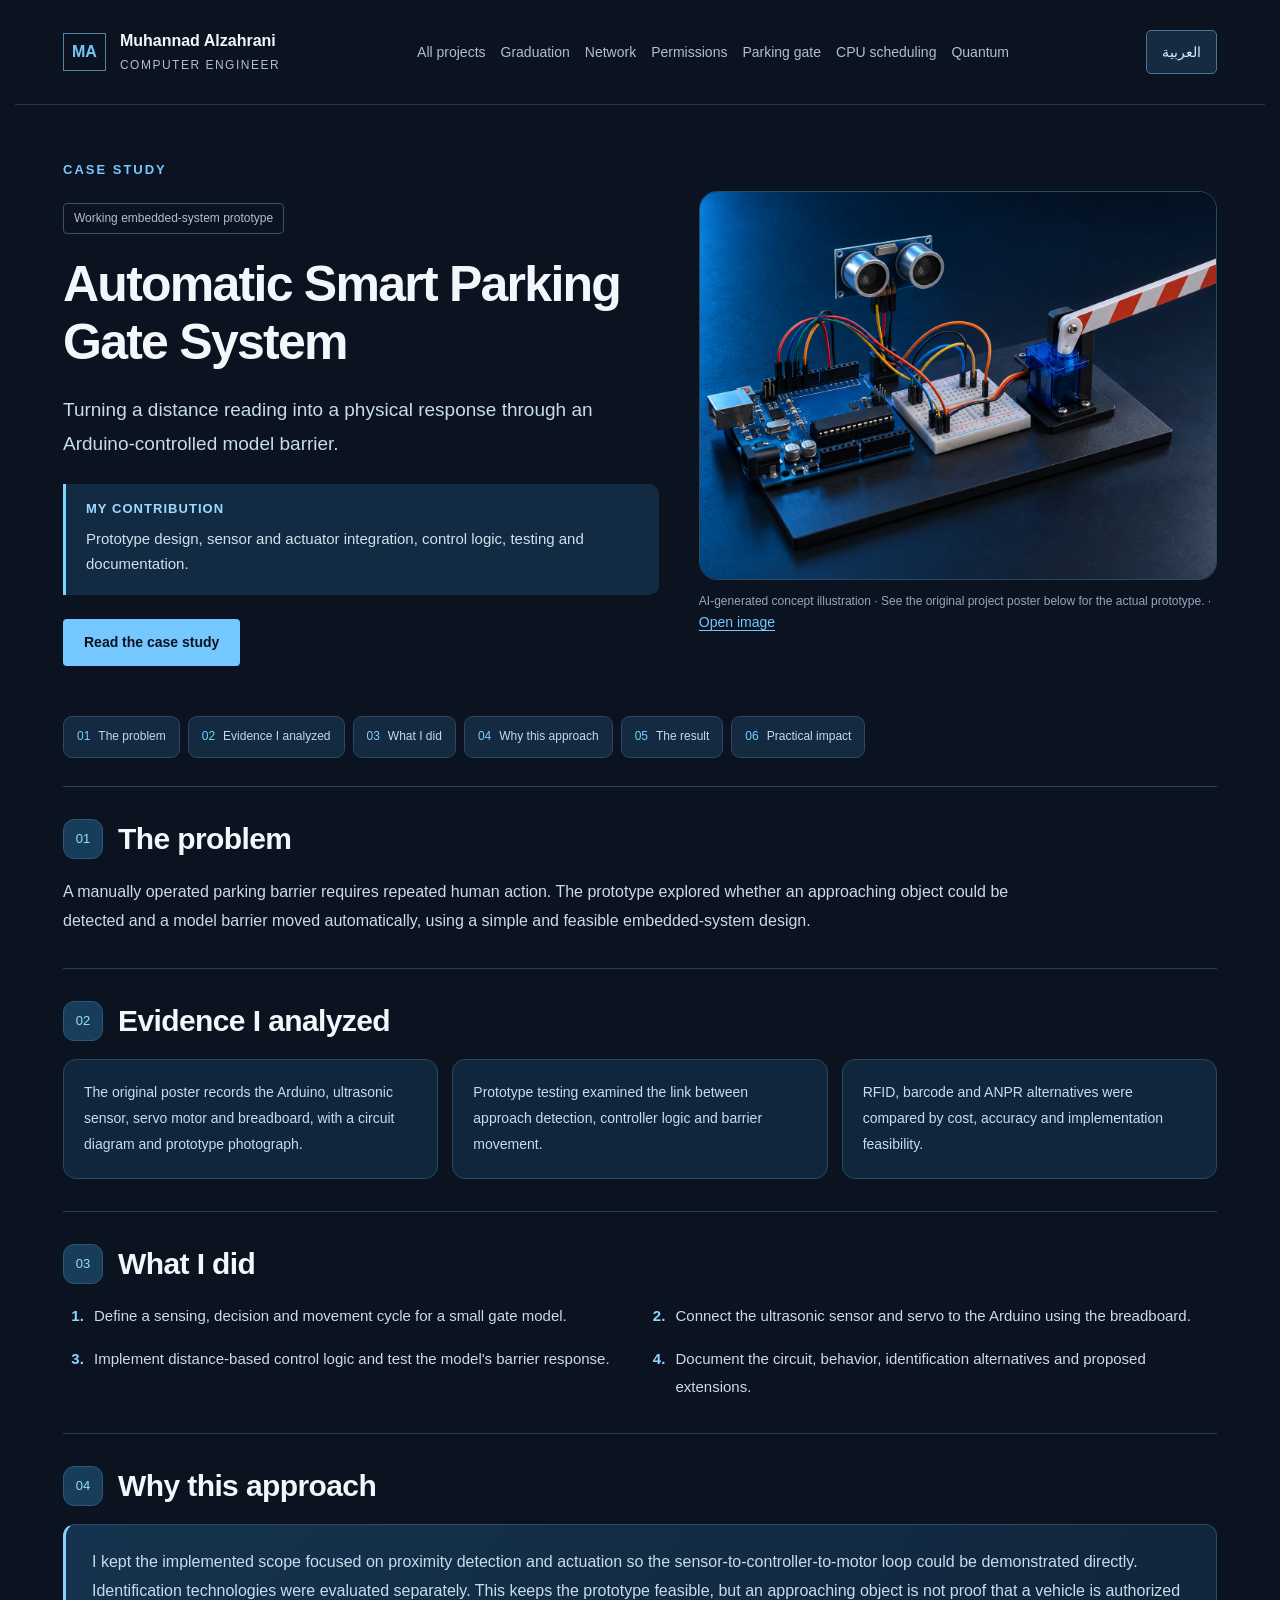
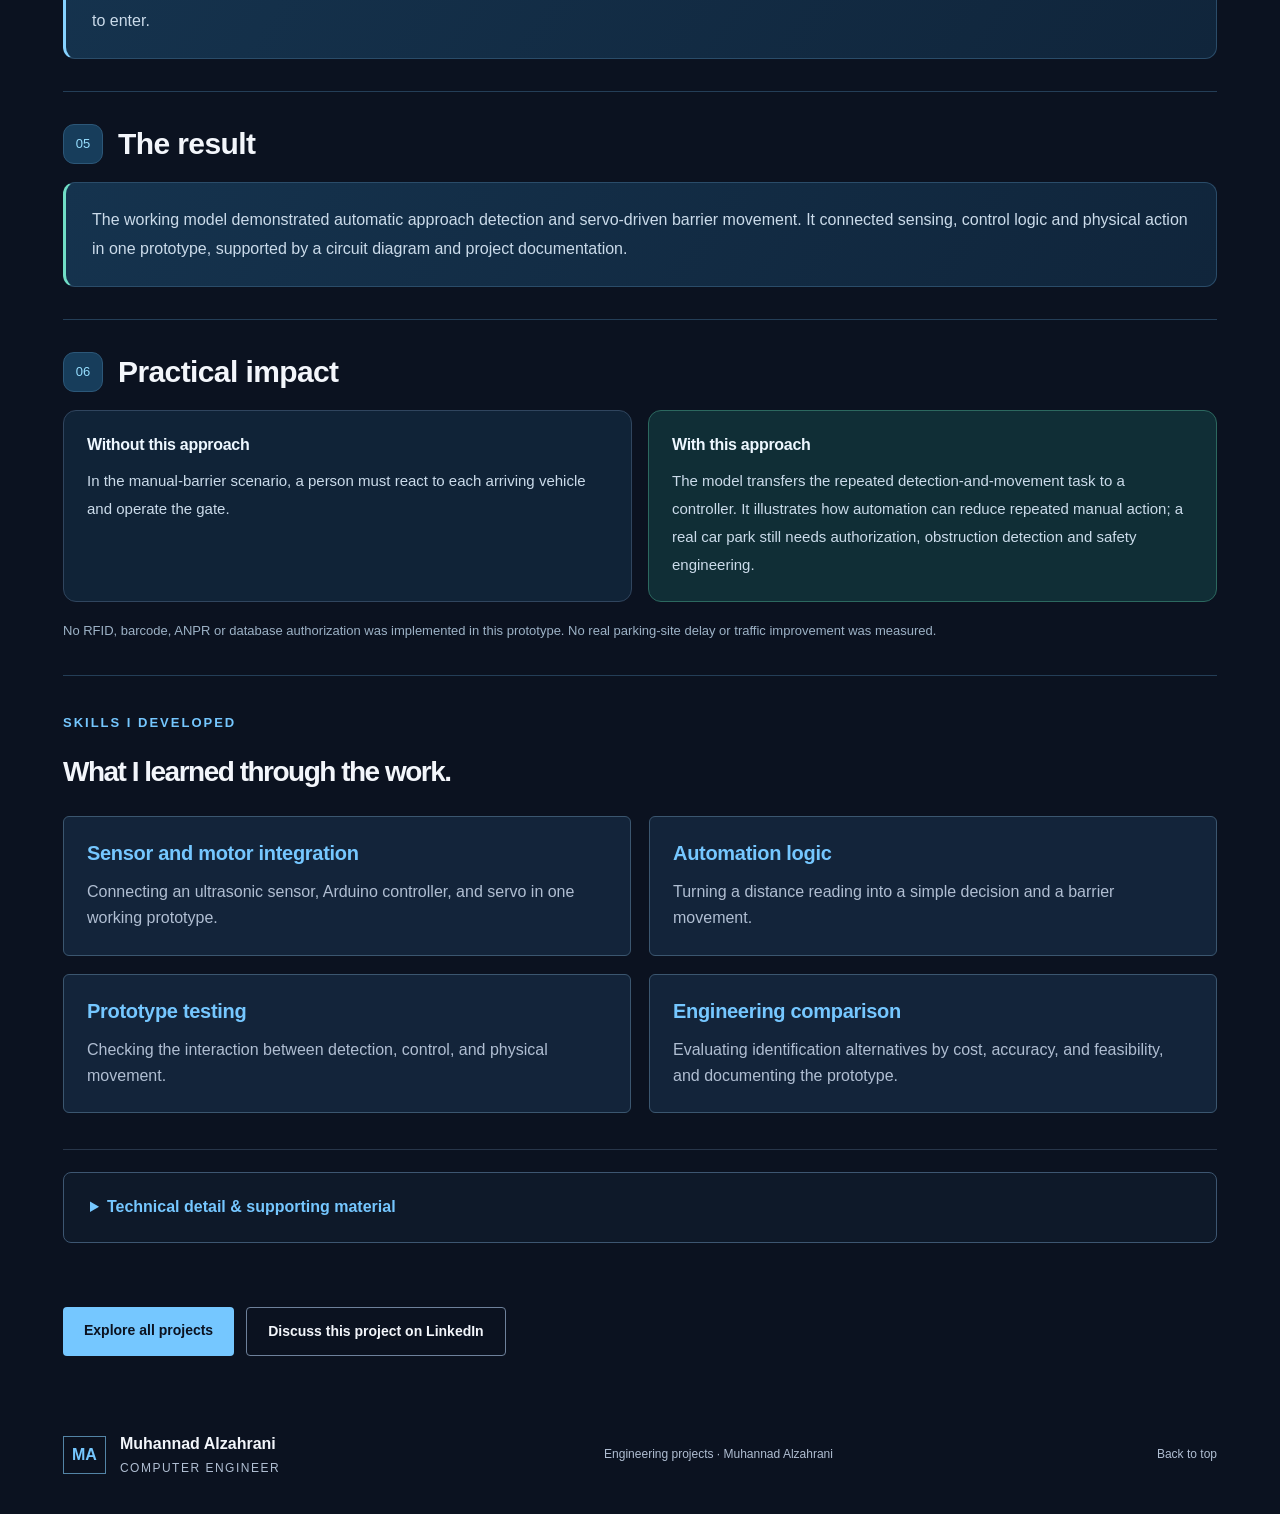
<file: parking-gate.html>
<!doctype html>
<html lang="en"><head><meta charset="UTF-8"><meta name="viewport" content="width=device-width,initial-scale=1"><meta name="description" content="Muhannad Alzahrani’s engineering projects. Explore an Arduino-based automatic parking gate prototype, its components, control logic, and future development."><title>Automatic Smart Parking Gate | Muhannad Alzahrani</title><link rel="icon" type="image/svg+xml" href="data:image/svg+xml,%3Csvg%20xmlns='http://www.w3.org/2000/svg'%20viewBox='0%200%2032%2032'%3E%3Crect%20width='32'%20height='32'%20rx='8'%20fill='%230b1220'/%3E%3Cpath%20d='M7%2024V8l9%2010%209-10v16'%20fill='none'%20stroke='%2375c7ff'%20stroke-width='3'/%3E%3C/svg%3E"><link rel="stylesheet" href="style.css"><link rel="stylesheet" href="case-study.css?v=1"></head>
<body><header><a class="brand" href="index.html"><span class="monogram">MA</span><span>Muhannad Alzahrani<small>COMPUTER ENGINEER</small></span></a><nav aria-label="Main navigation"><a href="index.html">All projects</a><a href="graduation-project.html">Graduation</a><a href="enterprise-network.html">Network</a><a href="enterprise-permissions.html">Permissions</a><a href="parking-gate.html">Parking gate</a><a href="cpu-scheduling.html">CPU scheduling</a><a href="quantum-computing.html">Quantum</a></nav><button type="button" class="language-toggle" aria-label="Switch to Arabic" data-language-toggle>العربية</button></header><main id="top" class="case-study"><section class="cs-hero"><div><p class="eyebrow">CASE STUDY</p><span class="pill">Working embedded-system prototype</span><h1>Automatic Smart Parking Gate System</h1><p class="cs-lead">Turning a distance reading into a physical response through an Arduino-controlled model barrier.</p><div class="cs-role"><h2>My contribution</h2><p>Prototype design, sensor and actuator integration, control logic, testing and documentation.</p></div><a class="button" href="#case-problem">Read the case study</a></div><figure class="cs-visual"><img src="parking-concept.png" alt="Concept illustration of an Arduino-based tabletop parking gate prototype"><figcaption>AI-generated concept illustration · See the original project poster below for the actual prototype.</figcaption></figure></section><nav class="cs-nav" aria-label="Case study sections"><a href="#case-problem"><span aria-hidden="true">01</span> The problem</a><a href="#case-evidence"><span aria-hidden="true">02</span> Evidence I analyzed</a><a href="#case-approach"><span aria-hidden="true">03</span> What I did</a><a href="#case-decision"><span aria-hidden="true">04</span> Why this approach</a><a href="#case-result"><span aria-hidden="true">05</span> The result</a><a href="#case-impact"><span aria-hidden="true">06</span> Practical impact</a></nav><div class="cs-story"><section class="cs-section" id="case-problem"><div class="cs-section-heading"><span class="cs-num" aria-hidden="true">01</span><h2>The problem</h2></div><p>A manually operated parking barrier requires repeated human action. The prototype explored whether an approaching object could be detected and a model barrier moved automatically, using a simple and feasible embedded-system design.</p></section><section class="cs-section" id="case-evidence"><div class="cs-section-heading"><span class="cs-num" aria-hidden="true">02</span><h2>Evidence I analyzed</h2></div><ul class="cs-evidence"><li>The original poster records the Arduino, ultrasonic sensor, servo motor and breadboard, with a circuit diagram and prototype photograph.</li><li>Prototype testing examined the link between approach detection, controller logic and barrier movement.</li><li>RFID, barcode and ANPR alternatives were compared by cost, accuracy and implementation feasibility.</li></ul></section><section class="cs-section" id="case-approach"><div class="cs-section-heading"><span class="cs-num" aria-hidden="true">03</span><h2>What I did</h2></div><ol class="cs-steps"><li>Define a sensing, decision and movement cycle for a small gate model.</li><li>Connect the ultrasonic sensor and servo to the Arduino using the breadboard.</li><li>Implement distance-based control logic and test the model's barrier response.</li><li>Document the circuit, behavior, identification alternatives and proposed extensions.</li></ol></section><section class="cs-section" id="case-decision"><div class="cs-section-heading"><span class="cs-num" aria-hidden="true">04</span><h2>Why this approach</h2></div><div class="cs-decision"><p>I kept the implemented scope focused on proximity detection and actuation so the sensor-to-controller-to-motor loop could be demonstrated directly. Identification technologies were evaluated separately. This keeps the prototype feasible, but an approaching object is not proof that a vehicle is authorized to enter.</p></div></section><section class="cs-section" id="case-result"><div class="cs-section-heading"><span class="cs-num" aria-hidden="true">05</span><h2>The result</h2></div><div class="cs-result"><p>The working model demonstrated automatic approach detection and servo-driven barrier movement. It connected sensing, control logic and physical action in one prototype, supported by a circuit diagram and project documentation.</p></div></section><section class="cs-section" id="case-impact"><div class="cs-section-heading"><span class="cs-num" aria-hidden="true">06</span><h2>Practical impact</h2></div><div class="cs-impact"><article><h3>Without this approach</h3><p>In the manual-barrier scenario, a person must react to each arriving vehicle and operate the gate.</p></article><article><h3>With this approach</h3><p>The model transfers the repeated detection-and-movement task to a controller. It illustrates how automation can reduce repeated manual action; a real car park still needs authorization, obstruction detection and safety engineering.</p></article></div><p class="cs-boundary">No RFID, barcode, ANPR or database authorization was implemented in this prototype. No real parking-site delay or traffic improvement was measured.</p></section></div><section class="learned-skills"><p class="eyebrow">SKILLS I DEVELOPED</p><h2>What I learned through the work.</h2><div class="skills-learned-grid"><article><h3>Sensor and motor integration</h3><p>Connecting an ultrasonic sensor, Arduino controller, and servo in one working prototype.</p></article><article><h3>Automation logic</h3><p>Turning a distance reading into a simple decision and a barrier movement.</p></article><article><h3>Prototype testing</h3><p>Checking the interaction between detection, control, and physical movement.</p></article><article><h3>Engineering comparison</h3><p>Evaluating identification alternatives by cost, accuracy, and feasibility, and documenting the prototype.</p></article></div></section><details class="technical-details cs-support"><summary>Technical detail &amp; supporting material</summary><section class="in-practice"><p class="eyebrow">IN PRACTICE</p><h2>Like an automatic door, but with a model barrier.</h2><p class="case-description">A sensor notices an approaching object. A small controller decides when to move the barrier.</p><div class="case-diagram"><div class="case-root"><strong>Is something approaching?</strong><p>The sensor measures distance and sends the reading to the controller.</p></div><div class="case-branches"><article class="case-result"><h3>An approach is detected</h3><p>Move the model barrier to the open position, then return it after passage.</p></article><article class="case-result"><h3>Nothing is approaching</h3><p>Keep waiting and check the next distance reading.</p></article></div></div><p class="caption">Prototype behavior only. A real facility also needs vehicle authorization and safety controls.</p></section><section id="system"><div class="section-head"><div><p class="eyebrow">01 / BUILD</p><h2>The hardware behind it.</h2></div><p>Four core components.<br>One integrated control loop.</p></div><div class="components"><article><span>01</span><h3>Arduino</h3><p>Reads the sensor input and runs the gate-control logic.</p></article><article><span>02</span><h3>Ultrasonic sensor</h3><p>Detects an approaching vehicle by measuring distance.</p></article><article><span>03</span><h3>Servo motor</h3><p>Moves the prototype barrier in response to controller commands.</p></article><article><span>04</span><h3>Breadboard</h3><p>Connects components for assembly, experimentation, and testing.</p></article></div><div class="operation"><div><p class="eyebrow">OPERATING SEQUENCE</p><h3>Sense. Decide. Actuate.</h3><p>The sequence below illustrates the intended gate cycle. It is a conceptual explanation, not a live connection to the hardware.</p></div><ol><li><strong>Detect an approach</strong><p>The ultrasonic sensor supplies distance readings.</p></li><li><strong>Process the input</strong><p>The Arduino evaluates the detection condition.</p></li><li><strong>Open the barrier</strong><p>A servo command moves the gate to the open position.</p></li><li><strong>Return to standby</strong><p>The barrier closes after the vehicle passes, ready for the next approach.</p></li></ol></div></section>
<section id="research"><div class="section-head"><div><p class="eyebrow">02 / ENGINEERING DECISIONS</p><h2>Beyond proximity detection.</h2></div></div><p class="section-description">The working prototype focused on sensing and barrier automation. Vehicle identification methods were explored as research alternatives, comparing cost, accuracy, and implementation feasibility.</p><div class="research-grid"><article><span class="pill">Research alternative</span><h3>RFID</h3><p>Tag-based identification for registered vehicles.</p><small>Considerations</small><p>Reader and tag costs, read range, and credential management.</p></article><article><span class="pill">Research alternative</span><h3>Barcode</h3><p>Optical verification of an issued code or pass.</p><small>Considerations</small><p>Code visibility, scanner positioning, and the scanning workflow.</p></article><article><span class="pill">Research alternative</span><h3>ANPR</h3><p>Camera-based recognition of vehicle number plates.</p><small>Considerations</small><p>Lighting, image quality, recognition accuracy, and processing needs.</p></article></div><aside class="note">Proximity detection identifies an approaching object; vehicle authorization requires a separate identification mechanism. RFID, barcode, ANPR, and database verification are not presented as implemented features.</aside></section>
<section class="evidence"><div><p class="eyebrow">03 / PROJECT RECORD</p><h2>From concept<br>to the bench.</h2><p>The project poster includes the prototype photograph and circuit diagram, together with its objectives, methodology, and proposed future directions.</p><a class="button secondary" href="project-poster.jpeg" target="_blank" rel="noopener">View original poster</a><h3>What the project demonstrated</h3><ul class="skills"><li>Embedded-system design</li><li>Sensor and actuator integration</li><li>Automation and access-control concepts</li><li>Prototype testing and technical documentation</li></ul></div><figure><div class="poster-window"><img src="project-poster.jpeg" alt="Original Automatic Parking Gate academic poster with a circuit diagram and a photograph of the assembled Arduino prototype" loading="lazy"></div><figcaption>Original academic project poster</figcaption></figure></section>
<section class="future"><p class="eyebrow">04 / NEXT ITERATION</p><h2>Where it could go next.</h2><div class="future-grid"><article><span>01</span><h3>Mobile app integration</h3><p>Manage access, review entry logs, and receive notifications.</p></article><article><span>02</span><h3>Parking payment integration</h3><p>Explore digital payments for a paid-parking workflow.</p></article><article><span>03</span><h3>AI-based plate recognition</h3><p>Investigate camera-based identification for contactless access.</p></article></div><p class="caption">Proposed future directions, rather than completed functionality.</p></section>
</details><div class="cs-cta"><a class="button" href="index.html">Explore all projects</a><a class="button secondary" href="https://www.linkedin.com/in/muhannad-alzahraniiii/" target="_blank" rel="noopener">Discuss this project on LinkedIn</a></div></main><footer><a class="brand" href="index.html"><span class="monogram">MA</span><span>Muhannad Alzahrani<small>COMPUTER ENGINEER</small></span></a><span>Engineering projects · Muhannad Alzahrani</span><a href="#top">Back to top</a></footer><script src="image-viewer.js" defer></script><script src="translations.js" defer></script><script src="case-study-translations.js?v=1" defer></script><script src="language.js" defer></script></body></html>
</file>
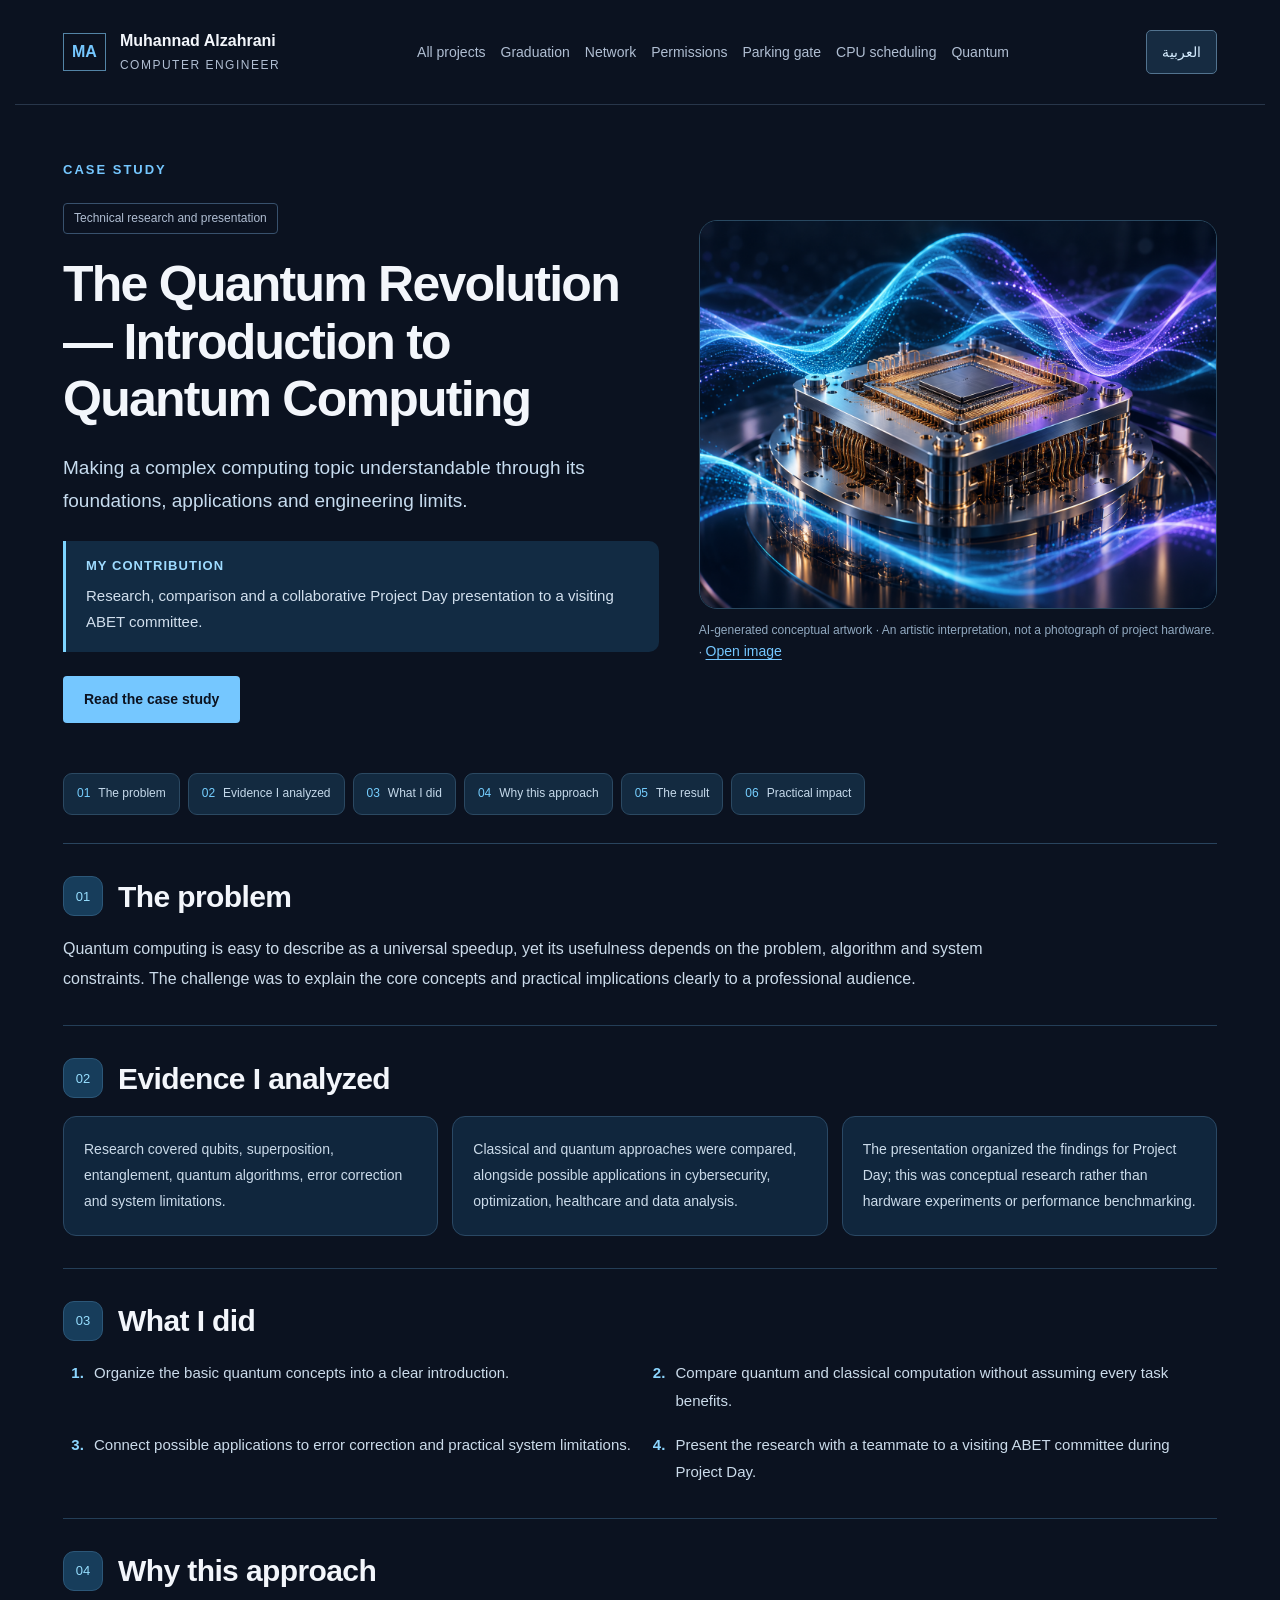
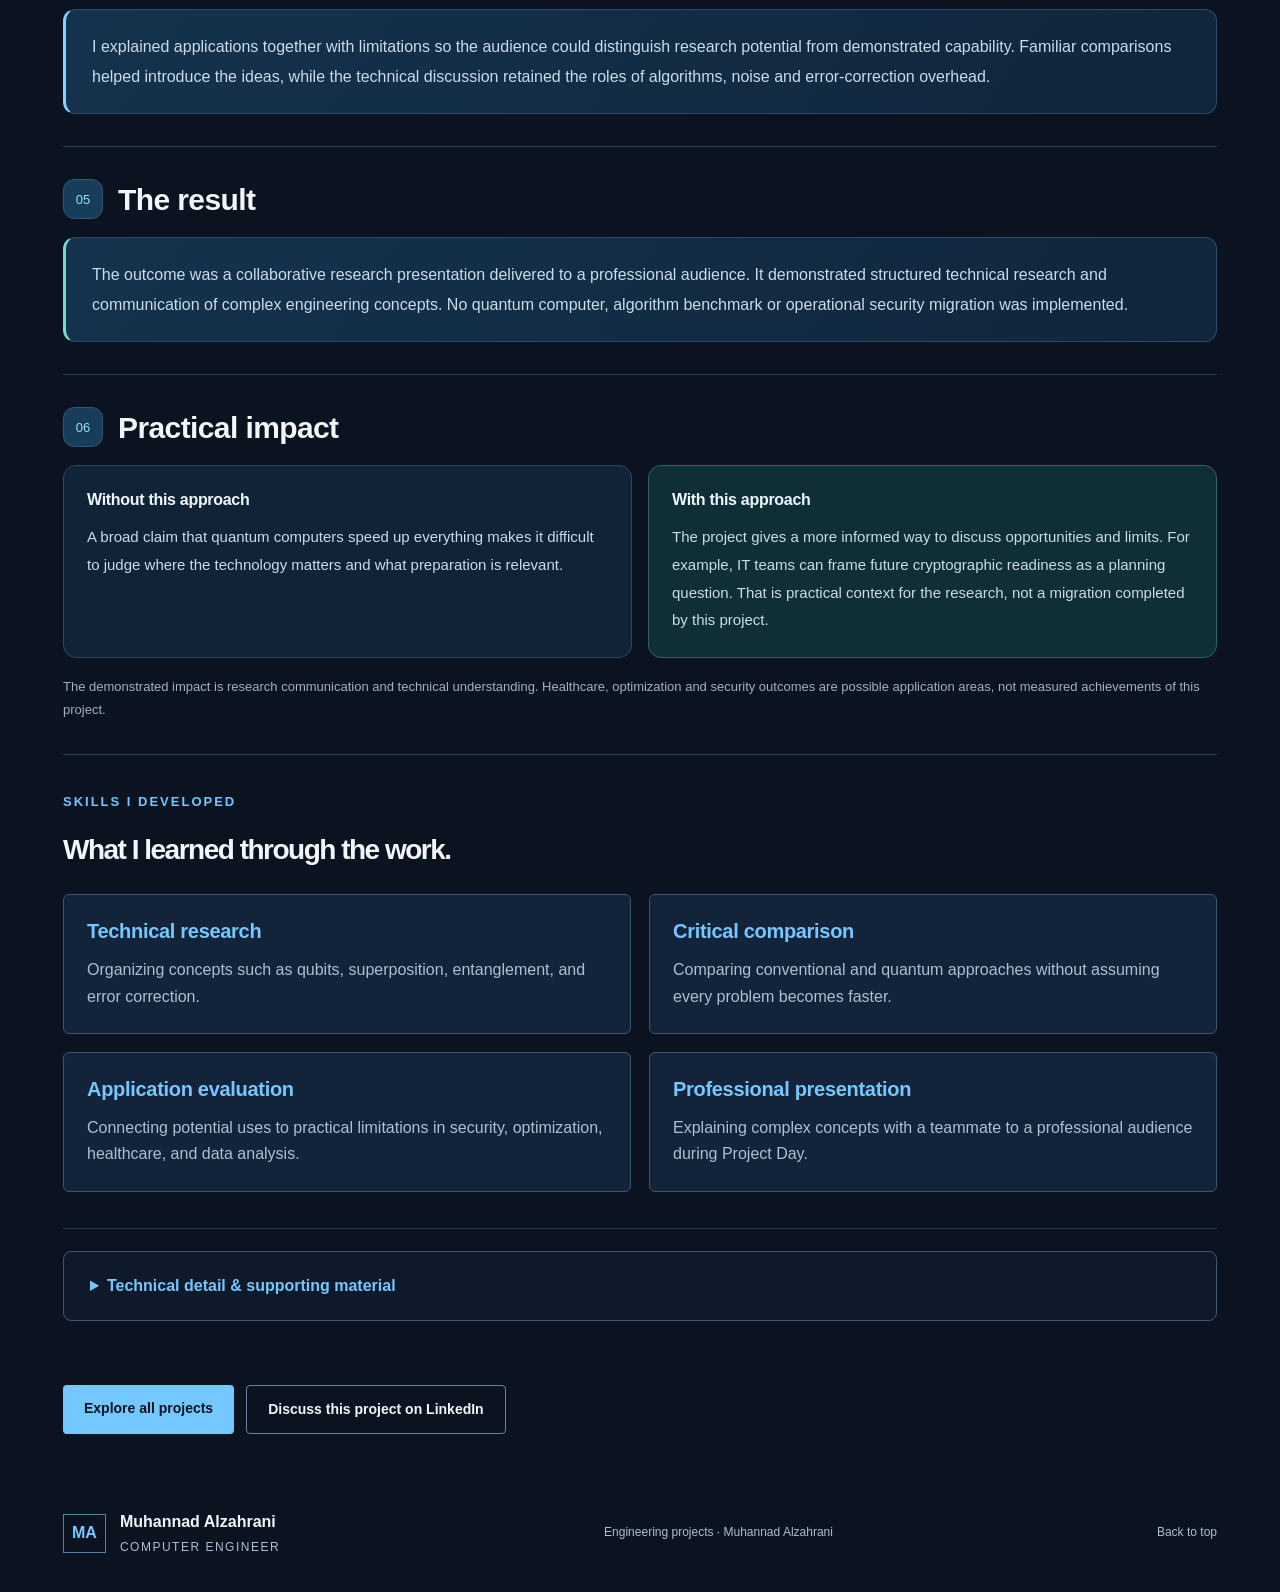
<file: quantum-computing.html>
<!doctype html>
<html lang="en"><head><meta charset="UTF-8"><meta name="viewport" content="width=device-width,initial-scale=1"><meta name="description" content="The Quantum Revolution: an introduction to quantum computing, presented by Muhannad Alzahrani and a teammate during Project Day to a visiting ABET committee."><title>The Quantum Revolution | Muhannad Alzahrani</title><link rel="icon" type="image/svg+xml" href="data:image/svg+xml,%3Csvg%20xmlns='http://www.w3.org/2000/svg'%20viewBox='0%200%2032%2032'%3E%3Crect%20width='32'%20height='32'%20rx='8'%20fill='%230b1220'/%3E%3Cpath%20d='M7%2024V8l9%2010%209-10v16'%20fill='none'%20stroke='%2375c7ff'%20stroke-width='3'/%3E%3C/svg%3E"><link rel="stylesheet" href="style.css"><link rel="stylesheet" href="case-study.css?v=1"></head>
<body><header><a class="brand" href="index.html"><span class="monogram">MA</span><span>Muhannad Alzahrani<small>COMPUTER ENGINEER</small></span></a><nav aria-label="Main navigation"><a href="index.html">All projects</a><a href="graduation-project.html">Graduation</a><a href="enterprise-network.html">Network</a><a href="enterprise-permissions.html">Permissions</a><a href="parking-gate.html">Parking gate</a><a href="cpu-scheduling.html">CPU scheduling</a><a href="quantum-computing.html">Quantum</a></nav><button type="button" class="language-toggle" aria-label="Switch to Arabic" data-language-toggle>العربية</button></header><main id="top" class="case-study"><section class="cs-hero"><div><p class="eyebrow">CASE STUDY</p><span class="pill">Technical research and presentation</span><h1>The Quantum Revolution — Introduction to Quantum Computing</h1><p class="cs-lead">Making a complex computing topic understandable through its foundations, applications and engineering limits.</p><div class="cs-role"><h2>My contribution</h2><p>Research, comparison and a collaborative Project Day presentation to a visiting ABET committee.</p></div><a class="button" href="#case-problem">Read the case study</a></div><figure class="cs-visual"><img src="quantum-concept.png" alt="Concept artwork of a quantum processor surrounded by cyan and violet probability waves"><figcaption>AI-generated conceptual artwork · An artistic interpretation, not a photograph of project hardware.</figcaption></figure></section><nav class="cs-nav" aria-label="Case study sections"><a href="#case-problem"><span aria-hidden="true">01</span> The problem</a><a href="#case-evidence"><span aria-hidden="true">02</span> Evidence I analyzed</a><a href="#case-approach"><span aria-hidden="true">03</span> What I did</a><a href="#case-decision"><span aria-hidden="true">04</span> Why this approach</a><a href="#case-result"><span aria-hidden="true">05</span> The result</a><a href="#case-impact"><span aria-hidden="true">06</span> Practical impact</a></nav><div class="cs-story"><section class="cs-section" id="case-problem"><div class="cs-section-heading"><span class="cs-num" aria-hidden="true">01</span><h2>The problem</h2></div><p>Quantum computing is easy to describe as a universal speedup, yet its usefulness depends on the problem, algorithm and system constraints. The challenge was to explain the core concepts and practical implications clearly to a professional audience.</p></section><section class="cs-section" id="case-evidence"><div class="cs-section-heading"><span class="cs-num" aria-hidden="true">02</span><h2>Evidence I analyzed</h2></div><ul class="cs-evidence"><li>Research covered qubits, superposition, entanglement, quantum algorithms, error correction and system limitations.</li><li>Classical and quantum approaches were compared, alongside possible applications in cybersecurity, optimization, healthcare and data analysis.</li><li>The presentation organized the findings for Project Day; this was conceptual research rather than hardware experiments or performance benchmarking.</li></ul></section><section class="cs-section" id="case-approach"><div class="cs-section-heading"><span class="cs-num" aria-hidden="true">03</span><h2>What I did</h2></div><ol class="cs-steps"><li>Organize the basic quantum concepts into a clear introduction.</li><li>Compare quantum and classical computation without assuming every task benefits.</li><li>Connect possible applications to error correction and practical system limitations.</li><li>Present the research with a teammate to a visiting ABET committee during Project Day.</li></ol></section><section class="cs-section" id="case-decision"><div class="cs-section-heading"><span class="cs-num" aria-hidden="true">04</span><h2>Why this approach</h2></div><div class="cs-decision"><p>I explained applications together with limitations so the audience could distinguish research potential from demonstrated capability. Familiar comparisons helped introduce the ideas, while the technical discussion retained the roles of algorithms, noise and error-correction overhead.</p></div></section><section class="cs-section" id="case-result"><div class="cs-section-heading"><span class="cs-num" aria-hidden="true">05</span><h2>The result</h2></div><div class="cs-result"><p>The outcome was a collaborative research presentation delivered to a professional audience. It demonstrated structured technical research and communication of complex engineering concepts. No quantum computer, algorithm benchmark or operational security migration was implemented.</p></div></section><section class="cs-section" id="case-impact"><div class="cs-section-heading"><span class="cs-num" aria-hidden="true">06</span><h2>Practical impact</h2></div><div class="cs-impact"><article><h3>Without this approach</h3><p>A broad claim that quantum computers speed up everything makes it difficult to judge where the technology matters and what preparation is relevant.</p></article><article><h3>With this approach</h3><p>The project gives a more informed way to discuss opportunities and limits. For example, IT teams can frame future cryptographic readiness as a planning question. That is practical context for the research, not a migration completed by this project.</p></article></div><p class="cs-boundary">The demonstrated impact is research communication and technical understanding. Healthcare, optimization and security outcomes are possible application areas, not measured achievements of this project.</p></section></div><section class="learned-skills"><p class="eyebrow">SKILLS I DEVELOPED</p><h2>What I learned through the work.</h2><div class="skills-learned-grid"><article><h3>Technical research</h3><p>Organizing concepts such as qubits, superposition, entanglement, and error correction.</p></article><article><h3>Critical comparison</h3><p>Comparing conventional and quantum approaches without assuming every problem becomes faster.</p></article><article><h3>Application evaluation</h3><p>Connecting potential uses to practical limitations in security, optimization, healthcare, and data analysis.</p></article><article><h3>Professional presentation</h3><p>Explaining complex concepts with a teammate to a professional audience during Project Day.</p></article></div></section><details class="technical-details cs-support"><summary>Technical detail &amp; supporting material</summary><section class="in-practice"><p class="eyebrow">IN PRACTICE</p><h2>Think of encryption as a lock on digital information.</h2><p class="case-description">Future quantum computers could weaken some types of digital locks. Organizations can prepare by identifying those locks and planning suitable replacements.</p><div class="case-diagram"><div class="case-root"><strong>Find the digital locks</strong><p>Identify where applications and services use cryptography to protect information.</p></div><div class="case-branches"><article class="case-result"><h3>Decide what needs attention first</h3><p>Consider sensitive information and the systems that depend on each lock.</p></article><article class="case-result"><h3>Check replacement options</h3><p>Test whether newer protection methods work with the existing applications and services.</p></article></div></div><p class="caption">Industry context added to connect the research to IT practice. Post-quantum cryptography runs on classical computers.</p><p class="source-line"><a href="https://www.nccoe.nist.gov/applied-cryptography/migration-to-pqc" target="_blank" rel="noopener">NIST NCCoE · Migration to post-quantum cryptography</a></p></section><section id="foundations"><p class="eyebrow">01 / FOUNDATIONS</p><h2>The concepts behind the shift.</h2><div class="concept-grid"><article><span>01</span><h3>Qubits</h3><p>The basic unit of quantum information. Measuring a qubit in the computational basis returns 0 or 1.</p></article><article><span>02</span><h3>Superposition</h3><p>A quantum state can combine basis states through amplitudes. Measurement does not reveal every possible result at once.</p></article><article><span>03</span><h3>Entanglement</h3><p>Some joint quantum states cannot be described as independent states of their individual qubits.</p></article><article><span>04</span><h3>Interference</h3><p>Quantum algorithms manipulate amplitudes so outcomes can reinforce or cancel.</p></article></div><p class="source-line">Educational context: <a href="https://quantum.cloud.ibm.com/learning/en/courses/quantum-business-foundations/quantum-computing-fundamentals" target="_blank" rel="noopener">IBM Quantum Learning · Fundamentals</a></p><div class="comparison-wrap"><table><caption>Classical and quantum approaches</caption><thead><tr><th scope="col">Aspect</th><th scope="col">Classical</th><th scope="col">Quantum</th></tr></thead><tbody><tr><th scope="row">Information</th><td>Bits represent 0 or 1.</td><td>Qubits have quantum states with amplitudes.</td></tr><tr><th scope="row">Operations</th><td>Logic gates act on bits.</td><td>Quantum gates manipulate states before measurement.</td></tr><tr><th scope="row">Role</th><td>Established foundation for general-purpose computing.</td><td>A specialized approach with advantages for certain problems, not every task.</td></tr></tbody></table></div></section><section><p class="eyebrow">02 / ALGORITHMS &amp; LIMITATIONS</p><h2>Potential depends on the problem.</h2><div class="research-grid"><article><span class="pill">Algorithmic thinking</span><h3>Structure matters</h3><p>Quantum algorithms use quantum effects deliberately. A different processor alone does not make every computation faster.</p></article><article><span class="pill">Engineering challenge</span><h3>Errors &amp; noise</h3><p>Quantum information is fragile. Error correction encodes logical information across physical qubits to help protect it.</p></article><article><span class="pill">Practical evaluation</span><h3>System constraints</h3><p>Hardware quality, circuit depth, and error-correction overhead shape which computations are feasible.</p></article></div><aside class="note">This project researched and explained quantum computing. It does not claim a quantum hardware implementation or a demonstrated performance advantage.</aside><p class="source-line">Educational context: <a href="https://www.ibm.com/quantum/blog/what-is-ftqc" target="_blank" rel="noopener">IBM · Fault-tolerant quantum computing</a></p></section><section id="applications"><p class="eyebrow">03 / APPLICATIONS EXPLORED</p><h2>Connecting theory to real questions.</h2><div class="concept-grid"><article><span>CYBERSECURITY</span><h3>Cryptographic resilience</h3><p>Sufficiently capable quantum computers could threaten some public-key cryptography. Post-quantum cryptography uses resistant algorithms on classical computers.</p></article><article><span>OPTIMIZATION</span><h3>Complex decision spaces</h3><p>Explored potential relevance to scheduling, routing, and resource allocation, with advantage depending on the problem and algorithm.</p></article><article><span>HEALTHCARE</span><h3>Molecular questions</h3><p>Considered quantum simulation as a research direction for chemistry and drug discovery, rather than a proven outcome of this project.</p></article><article><span>DATA ANALYSIS</span><h3>Computational possibilities</h3><p>Examined possible quantum approaches to data tasks, alongside practical data-loading costs and the need for evidence of useful advantage.</p></article></div><p class="source-line">Further reading: <a href="https://www.nist.gov/cybersecurity-and-privacy/what-post-quantum-cryptography" target="_blank" rel="noopener">NIST · Post-quantum cryptography</a> · <a href="https://quantum.cloud.ibm.com/learning/en/courses/quantum-computing-in-practice/applications-of-qc" target="_blank" rel="noopener">IBM Quantum Learning · Applications</a></p></section><section class="future"><p class="eyebrow">04 / PROJECT DAY</p><h2>Making complex ideas accessible.</h2><div class="future-grid"><article><span>RESEARCH</span><h3>Build a clear foundation</h3><p>Organized the principles, applications, and limitations into a coherent introduction.</p></article><article><span>COMMUNICATION</span><h3>Explain the engineering</h3><p>Connected abstract concepts to understandable comparisons and practical questions.</p></article><article><span>COLLABORATION</span><h3>Present as a team</h3><p>Shared the project with a teammate before a professional audience during Project Day.</p></article></div><a class="button secondary" href="index.html">View all projects</a></section></details><div class="cs-cta"><a class="button" href="index.html">Explore all projects</a><a class="button secondary" href="https://www.linkedin.com/in/muhannad-alzahraniiii/" target="_blank" rel="noopener">Discuss this project on LinkedIn</a></div></main><footer><a class="brand" href="index.html"><span class="monogram">MA</span><span>Muhannad Alzahrani<small>COMPUTER ENGINEER</small></span></a><span>Engineering projects · Muhannad Alzahrani</span><a href="#top">Back to top</a></footer><script src="image-viewer.js" defer></script><script src="translations.js" defer></script><script src="case-study-translations.js?v=1" defer></script><script src="language.js" defer></script></body></html>
</file>
<file: style.css>
:root{color-scheme:dark;--bg:#0b1220;--surface:#121d2f;--line:#28364a;--muted:#b0bed2;--blue:#75c7ff;--text:#f3f6fb}*{box-sizing:border-box}html{scroll-behavior:smooth;scroll-padding-top:95px}body{margin:0;background:var(--bg);color:var(--text);font-family:Arial,Helvetica,sans-serif;font-size:16px;line-height:1.65}a{color:inherit;text-decoration:none}a:focus-visible{outline:3px solid var(--blue);outline-offset:5px}header,main,footer{max-width:1250px;margin:auto}header{display:flex;justify-content:space-between;align-items:center;padding:28px 48px;border-bottom:1px solid var(--line)}.brand{display:flex;gap:14px;align-items:center;font-size:16px;font-weight:600}.monogram{border:1px solid #5384a6;color:var(--blue);font-size:16px;padding:8px;line-height:1.3}small{display:block}.brand small{font-size:12px;letter-spacing:1.5px;color:var(--muted);font-weight:400;margin-top:2px}nav{display:flex;gap:28px;font-size:14px;color:var(--muted)}nav a:hover{color:var(--blue)}main{padding:0 48px}section{padding:82px 0;border-bottom:1px solid var(--line)}.intro{position:relative;padding:80px 0 74px}.eyebrow{font-size:13px;font-weight:600;letter-spacing:2px;color:var(--blue);margin:0 0 22px}h1{font-size:clamp(42px,5.4vw,70px);line-height:1.1;letter-spacing:-3px;margin:0 0 28px;font-weight:600}h1 span{color:var(--blue)}.lead{color:var(--muted);max-width:500px;font-size:18px;margin-bottom:30px}.button{display:inline-block;background:var(--blue);color:#0b1220;font-size:14px;font-weight:bold;padding:12px 21px;border-radius:4px}.button:hover{background:#a1dbff}.secondary{background:transparent;color:var(--text);border:1px solid #6e819b}.secondary:hover{color:var(--bg)}.intro-number{position:absolute;right:0;top:80px;font-size:138px;line-height:1;color:#192a40;font-weight:700;letter-spacing:-8px}.intro-number span{display:block;font-size:12px;letter-spacing:2px;color:#97aac5;line-height:1.6;text-align:right;margin-top:25px}.project-heading{display:flex;justify-content:space-between;align-items:start}.pill{display:inline-block;border:1px solid #38516d;color:var(--muted);padding:5px 10px;border-radius:4px;font-size:12px}h2{font-size:clamp(30px,3.8vw,47px);line-height:1.15;letter-spacing:-1.5px;margin:0 0 26px;font-weight:600}.tags{display:flex;flex-wrap:wrap;gap:9px;margin:26px 0 48px}.tags span{background:#1a2b41;color:#bfe5ff;font-size:13px;padding:5px 11px;border-radius:4px}.overview{display:grid;grid-template-columns:1fr 1fr;gap:65px}p{color:var(--muted);margin:0 0 20px}.large-copy{color:var(--text);font-size:27px;line-height:1.35;letter-spacing:-.5px}dl{margin-top:30px}dl div{border-top:1px solid var(--line);padding:16px 0}dt{font-size:12px;text-transform:uppercase;letter-spacing:1.2px;color:var(--blue);margin-bottom:6px}dd{margin:0;font-size:14px;color:var(--muted)}.visual-panel{background:radial-gradient(ellipse at center,#1b3150,#101a2b);border:1px solid #324764;border-radius:8px;padding:28px}.diagram-label{font-size:12px;letter-spacing:1.6px;color:var(--muted)}.signal-flow{max-width:310px;margin:30px auto}.node{border:1px solid #446183;border-radius:5px;background:#13233a;padding:17px 20px;position:relative}.node strong{display:block;font-size:17px}.node small{font-size:13px;color:var(--muted)}.node-icon{float:right;color:var(--blue);font-family:monospace;font-size:24px}.main-node{border-color:var(--blue);box-shadow:0 0 30px #75c7ff13}.connection{height:50px;display:flex;align-items:center;justify-content:center;position:relative}.connection:before{content:'';position:absolute;height:100%;width:1px;background:#73a1c5}.connection span{background:#14243a;padding:0 9px;z-index:1;color:#a8c5df;font-size:12px}.caption{font-size:13px;color:#9cacbf;margin:12px 0 0}.section-head{display:flex;justify-content:space-between;gap:30px;align-items:end}.section-head>p{font-size:14px;margin-bottom:26px}.components{display:grid;grid-template-columns:repeat(4,1fr);gap:0;border:1px solid var(--line);margin:24px 0 48px}.components article{padding:25px;border-right:1px solid var(--line)}.components article:last-child{border:0}article>span:not(.pill){color:var(--blue);font-size:13px}h3{font-size:20px;letter-spacing:-.3px;line-height:1.35;margin:20px 0 12px}article p{font-size:15px;margin-bottom:0}.operation{display:grid;grid-template-columns:1fr 1fr;gap:65px;padding:35px;background:var(--surface);border-radius:6px}.operation h3{font-size:30px;margin-top:0}.operation ol{margin:0;padding-left:26px}.operation li{padding-left:12px;margin-bottom:20px}.operation li:last-child{margin:0}.operation li::marker{color:var(--blue)}.operation li p{font-size:14px;margin:5px 0 0}.section-description{max-width:780px}.research-grid{display:grid;grid-template-columns:repeat(3,1fr);gap:18px;margin-top:32px}.research-grid article{border:1px solid var(--line);padding:28px;border-radius:5px}.research-grid h3{font-size:30px}.research-grid small{color:var(--blue);font-size:12px;text-transform:uppercase;letter-spacing:1px;margin:28px 0 8px}.note{font-size:14px;color:var(--muted);border-left:2px solid var(--blue);padding:14px 20px;background:#111f32;margin-top:28px}.evidence{display:grid;grid-template-columns:1fr 1fr;gap:65px;align-items:start}.evidence .button{margin:12px 0 22px}.skills{padding-left:20px;color:var(--muted);font-size:15px}.skills li{padding:5px 0}.skills li::marker{color:var(--blue)}figure{margin:0}.poster-window{overflow:hidden;border-radius:6px;background:white}.poster-window img{display:block;width:100%;margin-top:-40.15%;margin-bottom:-32.2%}figcaption{font-size:12px;color:var(--muted);margin-top:12px}.future-grid{display:grid;grid-template-columns:repeat(3,1fr);gap:36px;margin:36px 0}.future-grid article{border-top:1px solid #425d79;padding-top:20px}footer{display:flex;align-items:center;justify-content:space-between;gap:25px;padding:35px 48px}footer>span,footer>a:last-child{font-size:12px;color:var(--muted)}@media(max-width:850px){.intro-number{display:none}.overview,.evidence,.operation{gap:30px}.components{grid-template-columns:repeat(2,1fr)}.components article:nth-child(2){border:0}.components article:nth-child(-n+2){border-bottom:1px solid var(--line)}.research-grid{gap:10px}.research-grid article{padding:20px}.section-head>p{display:none}footer>span{display:none}}@media(max-width:600px){header{padding:20px 22px}nav{gap:16px}nav a:nth-child(n+2){display:none}main{padding:0 22px}section{padding:52px 0}.intro{padding:52px 0}h1{letter-spacing:-1.8px;font-size:43px}.lead{font-size:16px}h2{letter-spacing:-1px}.overview,.operation,.evidence{grid-template-columns:1fr}.project-heading{gap:10px}.project-heading .eyebrow{font-size:11px}.pill{font-size:11px}.components article{padding:20px}.components h3{font-size:18px}.components article p{font-size:14px}.research-grid,.future-grid{grid-template-columns:1fr}.research-grid article{padding:24px}.research-grid small{margin-top:18px}.operation{padding:24px}.tags{margin-bottom:30px}.future-grid{gap:24px}footer{padding:28px 22px}.brand{font-size:14px}.brand small{font-size:10px}.eyebrow{font-size:12px}}@media(prefers-reduced-motion:reduce){html{scroll-behavior:auto}}

.cover{margin:28px 0 0}.cover>img{display:block;width:100%;height:400px;object-fit:cover;border-radius:8px;border:1px solid var(--line)}.project-cards{display:grid;grid-template-columns:1fr 1fr;gap:28px}.project-card{display:block;border:1px solid var(--line);border-radius:8px;overflow:hidden;background:#101b2d;transition:border-color .2s,transform .2s}.project-card:hover{border-color:var(--blue);transform:translateY(-3px)}.project-card>img{width:100%;height:280px;object-fit:cover;display:block}.card-content{padding:30px}.card-content h2{font-size:31px}.card-content .eyebrow{font-size:11px}.card-content .tags{margin:22px 0}.card-link{display:block;color:var(--blue);font-weight:600;font-size:14px}.concept-grid{display:grid;grid-template-columns:1fr 1fr;gap:20px;margin:34px 0}.concept-grid article,.presentation-panel{padding:30px;border:1px solid var(--line);border-radius:6px;background:var(--surface)}.concept-grid article>span{letter-spacing:1.2px}.presentation-panel h3{font-size:28px}.quantum{--blue:#a7b6ff}.quantum .tags span{color:#d2d7ff;background:#252a4e}.source-line{font-size:13px;margin-top:20px}.source-line a{color:var(--blue);text-decoration:underline;text-underline-offset:3px}.comparison-wrap{overflow-x:auto;margin-top:38px}table{width:100%;border-collapse:collapse;font-size:15px;line-height:1.6}caption{text-align:left;font-size:22px;color:var(--text);margin-bottom:18px;font-weight:600}th,td{text-align:left;vertical-align:top;border-bottom:1px solid var(--line);padding:18px}thead{background:var(--surface);color:var(--blue)}tbody td{color:var(--muted)}@media(max-width:850px){.project-card>img{height:220px}.card-content{padding:22px}.card-content h2{font-size:26px}.card-content .project-heading{display:block}}@media(max-width:600px){.project-cards,.concept-grid{grid-template-columns:1fr}.project-card>img{height:230px}.cover>img{height:250px}.concept-grid article,.presentation-panel{padding:24px}.comparison-wrap th,.comparison-wrap td{padding:12px;font-size:14px}.comparison-wrap table{min-width:490px}header nav a:nth-child(n+2){display:none}}@media(prefers-reduced-motion:reduce){.project-card{transition:none}.project-card:hover{transform:none}}

.permissions{--blue:#6ee0ca}.permissions h1{font-size:clamp(36px,4.6vw,59px);letter-spacing:-2px}.permissions .tags span{background:#15342f;color:#b8f1e7}.permission-card-visual{height:280px;background:radial-gradient(ellipse at center,#1e4a43,#101f2a);display:flex;flex-direction:column;justify-content:center;align-items:center;border-bottom:1px solid var(--line);color:#9eeada}.permission-card-visual>span{font-size:12px;letter-spacing:2px}.mini-policy{display:flex;align-items:center;gap:20px;margin-top:20px}.mini-policy b{padding:14px 22px;border:1px solid #43887b;background:#112b2a;border-radius:5px;font-size:24px;font-weight:500}.mini-policy>span{font-size:24px}.mini-line{width:1px;height:25px;background:#59a28f}.permission-card-visual>strong{padding:8px 20px;border:1px solid #43887b;border-radius:4px;font-size:14px;font-weight:500}.policy-diagram{margin:36px 0 0;background:#101e2a;border:1px solid #295449;padding:35px;border-radius:8px}.policy-inputs,.policy-outcomes{display:grid;grid-template-columns:1fr 1fr;gap:20px}.policy-box{padding:22px;text-align:center;border:1px solid #366a5e;background:#132e2a;border-radius:5px}.policy-box>span{display:block;color:var(--blue);font-size:12px;letter-spacing:1.4px;margin-bottom:10px}.policy-box strong{display:block;font-size:19px}.policy-box small{font-size:13px;color:var(--muted);margin-top:8px}.policy-line{width:1px;height:35px;background:var(--blue);margin:auto}.policy-engine{border-color:var(--blue);max-width:600px;margin:auto}.slide-gallery{display:grid;grid-template-columns:1fr 1fr;gap:24px;margin-top:30px}.slide-window{aspect-ratio:942/530;overflow:hidden;position:relative;background:#bac3cc;border-radius:5px}.slide-window img{position:absolute;width:100%;height:auto;max-width:none;top:-146.98%;left:0}header nav{gap:20px}header nav a{white-space:nowrap}@media(max-width:850px){.permission-card-visual{height:220px}header nav a:nth-child(n+3){display:none}}@media(max-width:600px){.permission-card-visual{height:230px}.slide-gallery{grid-template-columns:1fr}.policy-diagram{padding:20px}.policy-inputs,.policy-outcomes{gap:12px}.policy-box{padding:15px 10px}.policy-box strong{font-size:15px}.policy-box small{font-size:12px}.policy-box>span{font-size:11px;letter-spacing:.6px}.permissions h1{letter-spacing:-1.3px}.intro-number span{max-width:240px}}

.cpu{--blue:#ffbc75}.cpu .tags span{background:#3d2b1d;color:#ffdbb2}.cpu-card-visual{height:280px;display:flex;flex-direction:column;align-items:center;justify-content:center;background:radial-gradient(ellipse,#493223,#151d29);border-bottom:1px solid var(--line)}.cpu-card-visual>span{font-size:12px;letter-spacing:2px;color:#ffbc75}.mini-gantt{display:flex;gap:5px;margin:24px 0}.mini-gantt b{padding:14px 17px;border:1px solid #a77a55;font-size:17px;color:#ffe2c4;font-weight:500;background:#30251e}.cpu-card-visual>strong{font-size:14px;font-weight:500;color:#dcbf9f}.timeline-panel{padding:30px;border:1px solid var(--line);border-radius:7px;background:var(--surface);margin-top:28px}.timeline-panel h3:first-child{margin-top:0}.gantt{display:flex;gap:5px}.gantt>span{min-width:0;padding:18px 5px;text-align:center;font-size:18px;border-radius:4px;color:#f3f6fb}.gantt small{font-size:12px;margin-top:5px}.gantt .p1{background:#4c3828;border:1px solid #bd905d}.gantt .p2{background:#1c3b4c;border:1px solid #5fa1bd}.gantt .p3{background:#37325a;border:1px solid #9586ca}.single-slide{max-width:680px;margin:26px auto 0}@media(max-width:1000px){header nav a:nth-child(n+4){display:none}}@media(max-width:850px){.cpu-card-visual{height:220px}}@media(max-width:600px){.cpu-card-visual{height:230px}.timeline-panel{padding:20px}.gantt{gap:3px}.gantt>span{font-size:14px;padding:14px 1px}.gantt small{font-size:12px}}

.image-open-link{display:block;cursor:zoom-in;border-radius:6px}.image-open-link:focus-visible{outline:3px solid var(--blue);outline-offset:5px}.cover>.image-open-link>img{display:block;width:100%;height:400px;object-fit:cover;border-radius:8px;border:1px solid var(--line)}.image-open-caption{color:var(--blue);text-decoration:underline;text-underline-offset:3px;font-size:14px}.viewer-open{overflow:hidden}.image-viewer{padding:0;border:1px solid #496680;border-radius:8px;width:96vw;max-width:1600px;max-height:94dvh;background:#0b1220;color:#f3f6fb;overflow:hidden}.image-viewer::backdrop{background:#03080fe8}.viewer-toolbar{display:flex;align-items:center;justify-content:space-between;gap:20px;padding:16px 20px;border-bottom:1px solid #28364a}.viewer-toolbar p{font-size:14px;margin:0;color:#d8e3f1;max-width:950px;line-height:1.4}.viewer-toolbar>div{display:flex;gap:10px;flex-shrink:0}.viewer-toolbar button{font:inherit;font-size:14px;background:#1a2b41;color:#f3f6fb;border:1px solid #54718d;border-radius:4px;padding:9px 14px;cursor:pointer;min-height:44px}.viewer-toolbar button:focus-visible{outline:3px solid #75c7ff;outline-offset:3px}.viewer-scroll{overflow:auto;max-height:calc(94dvh - 105px);padding:15px}.viewer-canvas{width:100%;margin:0 auto}.viewer-canvas>img{display:block;width:100%;height:auto}.viewer-canvas.zoomed{width:200%;max-width:none}.viewer-canvas.slide-window img{position:absolute;top:-146.98%;left:0;width:100%;height:auto;margin:0}.viewer-canvas.poster-window>img{width:100%;margin-top:-40.15%;margin-bottom:-32.2%}@media(max-width:600px){.cover>.image-open-link>img{height:250px}.viewer-toolbar{gap:10px;padding:12px}.viewer-toolbar p{font-size:12px;max-height:3.6em;overflow:hidden}.viewer-toolbar button{padding:8px 10px}.viewer-scroll{padding:8px}.viewer-toolbar>div{gap:6px}}

.code-panel{border:1px solid #41506a;background:#0a1424;border-radius:7px;overflow:hidden;margin:26px 0}.code-head{display:flex;align-items:center;gap:15px;flex-wrap:wrap;padding:16px 20px;border-bottom:1px solid var(--line);background:#142034}.code-head h3{margin:0;font-size:18px}.code-head>span{font-size:12px;color:var(--muted)}.copy-code{margin-left:auto;border:1px solid #a77a55;border-radius:4px;background:#392c20;color:#ffe1bd;font:inherit;font-size:14px;padding:9px 14px;min-height:44px;cursor:pointer}.copy-code:focus-visible{outline:3px solid var(--blue);outline-offset:3px}.code-panel pre{margin:0;padding:25px;overflow:auto;color:#d8e7f8;tab-size:4;font:14px/1.8 ui-monospace,SFMono-Regular,Consolas,monospace}.code-panel code{font:inherit}@media(max-width:600px){.code-head{padding:15px;gap:10px}.code-head>span{display:none}.code-panel pre{padding:18px}}

.code-panel{background:#0c1625;border-color:#31435d;box-shadow:0 8px 28px #0002}.code-head{background:#17253b;padding:17px 22px}.code-head h3{font-size:19px;color:#f0f6ff}.code-head>span{background:#24364e;padding:4px 9px;border-radius:4px;letter-spacing:.3px;font-family:ui-monospace,SFMono-Regular,Consolas,monospace;color:#b5cbe6}.code-panel pre{padding:20px 0;font-size:15px;line-height:1.85;background:linear-gradient(to right,#101f32 0,#101f32 64px,#0c1625 64px);font-variant-ligatures:none}.code-panel code{display:block;min-width:100%;width:max-content}.code-line{display:block;position:relative;min-height:1.85em;padding:0 24px 0 82px;white-space:pre}.code-line:before{content:attr(data-line);position:absolute;left:0;top:0;width:46px;text-align:right;color:#6f88a5;font-size:13px;line-height:2.13;user-select:none}.c-keyword{color:#c6a0ff;font-weight:600}.c-string{color:#a8d897}.c-number{color:#ffbd7a}.c-function{color:#7ed5ef}.c-comment{color:#91a5bf;font-style:italic}.c-operator{color:#d0dcea}.code-line:hover{background:#a3c3ff09}.copy-code{background:#223348;color:#dceaff;border-color:#4e7195}.copy-code:hover{background:#2d4562}@media(max-width:600px){.code-head{padding:15px}.code-panel pre{font-size:14px;padding:18px 0;background:linear-gradient(to right,#101f32 0,#101f32 43px,#0c1625 43px)}.code-line{padding-left:56px;padding-right:18px}.code-line:before{width:31px;font-size:12px;line-height:2.16}.code-head h3{font-size:17px}}

.network{--blue:#80d8ee}.network .tags span{background:#14303b;color:#b4edf7}.network-card-visual{height:280px;background:radial-gradient(ellipse,#1b4658,#101b2d);display:flex;flex-direction:column;justify-content:center;align-items:center;border-bottom:1px solid var(--line);color:#b4edf7;padding:20px}.network-card-visual>span{font-size:14px;letter-spacing:2px}.mini-network{display:flex;gap:9px;margin:28px 0;align-items:center}.mini-network b{font-size:16px;font-weight:500;padding:11px 13px;border:1px solid #50879b;border-radius:5px;background:#132c39}.mini-network b:nth-child(2){border-color:#80d8ee}.network-card-visual>strong{font-size:14px;font-weight:500}.branch-topology{padding:30px;background:#0f2030;border:1px solid #2b5366;border-radius:8px}.wan-label{width:fit-content;margin:0 auto 32px;padding:12px 24px;border:1px solid #56879a;border-radius:5px;color:var(--blue);text-align:center;font-size:16px}.branches{display:grid;grid-template-columns:repeat(3,1fr);gap:24px}.branch{border:1px solid #365667;border-radius:6px;padding:22px;background:#142a38}.branch .eyebrow{font-size:14px;letter-spacing:1px}.branch h3{font-size:28px;margin-top:5px}.branch-router,.branch-switch{padding:12px 8px;text-align:center;border:1px solid #47899b;border-radius:4px;color:#d5f6ff;font-size:14px}.branch-line{height:26px;width:1px;background:#69aec2;margin:auto}.branch ul{list-style:none;padding:0;margin:24px 0 0}.branch li{display:flex;justify-content:space-between;gap:10px;border-top:1px solid #365667;padding:9px 0;font-size:14px}.branch li b{font-weight:400;color:#8dd7e7;font-family:monospace}.network-original{margin-top:30px}.network-original img{display:block;width:100%;height:auto;background:white;border-radius:5px}.address-table{min-width:710px}.address-table [dir=ltr]{white-space:nowrap;font-family:ui-monospace,Consolas,monospace;font-size:14px}
header{gap:18px;flex-wrap:wrap}header nav{gap:15px}.language-toggle{border:1px solid #52738f;border-radius:5px;background:#162b41;color:#d6edff;font:inherit;font-size:14px;padding:9px 15px;min-height:44px;cursor:pointer;flex-shrink:0}.language-toggle:hover{background:#234360}.language-toggle:focus-visible{outline:3px solid var(--blue);outline-offset:4px}html[dir=rtl] body{font-family:Tahoma,Arial,sans-serif;line-height:1.85}html[dir=rtl] h1,html[dir=rtl] h2,html[dir=rtl] h3{letter-spacing:0;line-height:1.4}html[dir=rtl] .eyebrow,html[dir=rtl] dt,html[dir=rtl] .brand small{letter-spacing:0}html[dir=rtl] .intro-number{right:auto;left:0}html[dir=rtl] .intro-number span{text-align:left}html[dir=rtl] .node-icon{float:left}html[dir=rtl] .note{border-left:0;border-right:2px solid var(--blue)}html[dir=rtl] th,html[dir=rtl] td,html[dir=rtl] caption{text-align:right}html[dir=rtl] td[dir=ltr]{text-align:left}html[dir=rtl] .operation ol{padding-left:0;padding-right:26px}html[dir=rtl] .operation li{padding-left:0;padding-right:12px}html[dir=rtl] .skills{padding-left:0;padding-right:20px}html[dir=rtl] .components article{border-right:0;border-left:1px solid var(--line)}html[dir=rtl] .components article:last-child{border-left:0}.code-panel pre,.code-panel code,.gantt,.mini-gantt{direction:ltr;text-align:left;unicode-bidi:isolate}.copy-code{margin-left:0;margin-inline-start:auto}html[dir=rtl] .gantt>span{text-align:center}html[dir=rtl] .viewer-canvas{direction:ltr}html[dir=rtl] .intro{padding-top:65px}html[dir=rtl] .intro-number{top:65px}html[dir=rtl] .intro-number+*{position:relative}
@media(max-width:1100px){header nav a:nth-child(n+4){display:none}header{padding:24px 35px}.network-card-visual{height:240px}}@media(max-width:850px){.branches{gap:12px}.branch{padding:16px}.branch li{flex-wrap:wrap}.network-card-visual{height:220px}}@media(max-width:600px){header{padding:18px 22px;gap:14px}header .brand{flex:1}header nav{order:3;width:100%}header nav a:nth-child(n+2){display:none}.language-toggle{font-size:14px;padding:8px 12px}.branches{grid-template-columns:1fr}.branch-topology{padding:20px}.branch li{flex-wrap:nowrap}.network-card-visual{height:230px}html[dir=rtl] h1{font-size:38px}html[dir=rtl] .components article:nth-child(2){border-left:0}.code-panel pre{font-family:ui-monospace,SFMono-Regular,Consolas,monospace}}

.in-practice{padding:56px 0}.in-practice h2{max-width:850px;font-size:clamp(29px,3.6vw,43px)}.case-description{max-width:790px;font-size:17px}.case-diagram{margin-top:28px;padding:28px;background:linear-gradient(130deg,#14273b,#101c2c);border:1px solid #38546e;border-radius:8px}.case-root{max-width:650px;margin:0 auto;background:#18334a;border:1px solid var(--blue);padding:22px;text-align:center;border-radius:6px}.case-root strong{font-size:19px;font-weight:600}.case-root p{font-size:16px;margin:9px 0 0}.case-branches{display:grid;grid-template-columns:1fr 1fr;gap:22px;position:relative;padding-top:42px}.case-branches:before{content:'';position:absolute;top:0;left:50%;height:21px;width:1px;background:#7ea7bf}.case-branches:after{content:'';position:absolute;top:21px;left:25%;right:25%;height:21px;border-top:1px solid #7ea7bf;border-left:1px solid #7ea7bf;border-right:1px solid #7ea7bf}.case-result{padding:23px;border:1px solid #436078;background:#13273a;border-radius:6px}.case-result h3{margin:0 0 10px;color:var(--blue);font-size:20px}.case-result p{margin:0;font-size:16px}.in-practice .caption{max-width:890px;margin-top:18px}.technical-details{margin:38px 0 64px;border:1px solid #3d5671;border-radius:8px;background:#0e1929;overflow:hidden}.technical-details>summary{font-size:17px;color:var(--blue);font-weight:600;padding:21px 26px;cursor:pointer;min-height:60px;list-style-position:inside}.technical-details>summary:hover{background:#172a41}.technical-details>summary:focus-visible{outline:3px solid var(--blue);outline-offset:-4px}.technical-details[open]>summary{border-bottom:1px solid var(--line)}.technical-details>section{padding:45px 28px}.technical-details>figure{margin:28px}.technical-details h2{font-size:clamp(28px,3.3vw,38px)}.technical-details .overview,.technical-details .evidence{gap:35px}.technical-details section:last-child{border-bottom:0}.technical-details table th,.technical-details table td{padding:14px}.technical-details .components article{padding:20px}.cover+.in-practice{margin-top:0}.card-content h2{font-size:29px}.project-card.network-card:first-child{border-color:#4f8aa1}.project-card:first-child .card-link{font-size:15px}html[dir=rtl] .case-root{text-align:center}@media(max-width:600px){.in-practice{padding:42px 0}.case-diagram{padding:18px}.case-root{padding:18px}.case-branches{gap:15px;grid-template-columns:1fr;padding-top:30px}.case-branches:before{height:30px}.case-branches:after{display:none}.case-result{padding:20px}.case-result h3{font-size:18px}.technical-details>summary{padding:18px;font-size:16px}.technical-details>section{padding:35px 18px}.technical-details>figure{margin:18px}.technical-details .operation{padding:20px}.technical-details .research-grid{gap:16px}.technical-details{margin-bottom:42px}.card-content h2{font-size:27px}}@media(prefers-reduced-motion:reduce){.case-diagram{scroll-behavior:auto}}

.plain-benefit{padding:17px 20px;border-inline-start:3px solid var(--blue);background:#13253a;color:#d4e6f6;border-radius:0 5px 5px 0;font-size:16px}.featured-graduation{padding:50px 0 60px}.featured-graduation>.eyebrow{color:#b6edcc;font-size:15px}.graduation-feature{display:grid;grid-template-columns:.9fr 1.1fr;border:1px solid #72b094;border-radius:9px;overflow:hidden;background:linear-gradient(125deg,#142b31,#142337);transition:border-color .2s}.graduation-feature:hover{border-color:#b6edcc}.graduation-feature>img{width:100%;height:100%;min-height:360px;object-fit:cover}.featured-copy{padding:38px}.featured-copy h2{font-size:clamp(29px,3.6vw,43px);margin:22px 0;line-height:1.2}.featured-copy p{font-size:17px;color:#c5d7e4}.featured-copy .pill{font-size:14px;color:#b6edcc;border-color:#4d856e}.featured-copy .card-link{color:#b6edcc;font-size:16px;margin-top:25px}.graduation{--blue:#b6edcc}.graduation .tags span{background:#203b34;color:#d0f4e3}.graduation h1{font-size:clamp(39px,5vw,62px)}.privacy-note{padding:20px 23px;background:#152b30;border:1px solid #557b6e;border-radius:6px;max-width:1000px;margin-top:26px}.privacy-note strong{color:#c5f2de;font-size:16px}.privacy-note p{color:#c2d9d8;font-size:15px;margin:10px 0 0}.plain-project-grid{display:grid;grid-template-columns:repeat(3,1fr);gap:20px;margin-top:30px}.plain-project-grid article{padding:26px;background:#13243a;border:1px solid #375470;border-radius:6px}.plain-project-grid h3{font-size:21px;margin-top:10px}.plain-project-grid p{font-size:16px;margin:0}.contribution-grid{display:grid;grid-template-columns:1fr 1fr;gap:20px;margin:28px 0}.contribution-grid article{padding:24px;border-top:2px solid #6caa91;background:#13243a;border-radius:0 0 5px 5px}.contribution-grid h3{margin-top:0;font-size:21px}.contribution-grid p{font-size:16px;margin:0}.graduation section>h2{max-width:950px}.graduation .case-root{background:#1c3b35}.graduation .case-result{border-color:#456f65}.graduation .case-result h3{color:#b6edcc}@media(max-width:850px){.graduation-feature{grid-template-columns:1fr}.graduation-feature>img{height:290px;min-height:0}.plain-project-grid{gap:14px}.plain-project-grid article{padding:20px}}@media(max-width:600px){.featured-graduation{padding:40px 0}.featured-copy{padding:25px}.graduation-feature>img{height:240px}.featured-copy h2{font-size:29px}.featured-copy p{font-size:16px}.plain-project-grid,.contribution-grid{grid-template-columns:1fr}.privacy-note{padding:18px}.privacy-note p{font-size:15px}.graduation h1{font-size:38px}.graduation .intro{padding-top:45px}.plain-benefit{padding:15px}html[dir=rtl] .featured-copy h2{line-height:1.5}}@media(prefers-reduced-motion:reduce){.graduation-feature{transition:none}}

.impact-grid{display:grid;grid-template-columns:repeat(3,1fr);gap:20px;margin-top:30px}.impact-pair{border:1px solid #456070;border-radius:7px;overflow:hidden}.impact-before,.impact-after{padding:24px}.impact-before{background:#292632;border-bottom:1px solid #456070}.impact-after{background:#17342f}.impact-pair span{font-size:14px;color:#c1cdd9;font-weight:600}.impact-after span{color:#b6edcc}.impact-pair h3{font-size:20px;margin:14px 0 12px}.impact-pair p{font-size:16px;margin:0}.about-heading{display:flex;gap:30px;align-items:start;justify-content:space-between}.about-heading h2{margin-bottom:15px}.about-heading .button{flex-shrink:0}.profile-role{font-size:18px;color:var(--blue)}.profile-bio{font-size:18px;max-width:1000px;margin-top:10px}.profile-strengths{display:grid;grid-template-columns:repeat(3,1fr);gap:24px;margin-top:28px}.profile-strengths article{padding:24px;border-top:2px solid #75c7ff;background:#13243a}.profile-strengths h3{margin-top:0;font-size:21px}.profile-strengths p{font-size:16px}@media(max-width:850px){.impact-grid{gap:14px}.impact-before,.impact-after{padding:20px}.about-heading{flex-direction:column;gap:10px}.profile-strengths{gap:15px}.profile-strengths article{padding:20px}}@media(max-width:600px){.impact-grid,.profile-strengths{grid-template-columns:1fr}.profile-bio{font-size:16px}.impact-before,.impact-after{padding:23px}.profile-strengths article{padding:23px}}

.learned-skills{padding:50px 0}.skills-learned-grid{display:grid;grid-template-columns:1fr 1fr;gap:18px;margin-top:28px}.skills-learned-grid article{padding:23px;border:1px solid #3b566f;background:#13243a;border-radius:6px}.skills-learned-grid h3{margin:0 0 12px;font-size:20px;color:var(--blue)}.skills-learned-grid p{font-size:16px;margin:0}@media(max-width:600px){.skills-learned-grid{grid-template-columns:1fr}.learned-skills{padding:40px 0}.skills-learned-grid article{padding:22px}}
</file>
<file: case-study.css>
.case-study{padding-bottom:40px}.case-study .cs-hero{display:grid;grid-template-columns:1.15fr 1fr;gap:40px;align-items:center;padding:54px 0 32px;border-bottom:0}.cs-hero h1{font-size:clamp(32px,4vw,50px);line-height:1.15;letter-spacing:-.035em;margin:22px 0}.cs-lead{font-size:19px;line-height:1.75;color:#c7dcef;max-width:670px}.cs-role{margin:24px 0;padding:18px 20px;border-inline-start:3px solid #7dd5ff;background:#122b43;border-radius:0 10px 10px 0}.cs-role h2{font-size:13px;text-transform:uppercase;letter-spacing:.08em;margin:0 0 9px;color:#9edbff}.cs-role p{font-size:15px;line-height:1.7;margin:0;color:#d2e0ee}.cs-visual{margin:0;min-width:0}.cs-visual img{display:block;width:100%;aspect-ratio:4/3;object-fit:cover;border-radius:18px;border:1px solid #294961}.cs-visual figcaption{font-size:12px;line-height:1.6;color:#91a9c0;margin-top:12px}.cs-nav{display:flex;flex-wrap:wrap;gap:8px;padding:18px 0 28px;border-bottom:1px solid #29445e}.cs-nav a{display:flex;gap:8px;align-items:center;color:#c5d9ea;background:#132a40;border:1px solid #2b4962;padding:10px 13px;border-radius:9px;text-decoration:none;font-size:12px}.cs-nav a:hover,.cs-nav a:focus-visible{border-color:#86d7ff;color:#fff}.cs-nav a span{color:#76cfff}.case-study .cs-section{padding:32px 0;scroll-margin-top:24px;border-bottom:1px solid #243e57}.cs-section-heading{display:flex;align-items:center;gap:15px;margin-bottom:18px}.cs-section-heading h2{font-size:clamp(23px,3vw,30px);line-height:1.25;margin:0;letter-spacing:-.02em}.cs-num{flex:0 0 40px;height:40px;display:grid;place-items:center;background:#173d5b;color:#97dfff;border:1px solid #2c5778;border-radius:11px;font-size:13px}.cs-section p,.cs-section li{font-size:16px;line-height:1.85;color:#cbdbea}.cs-section>p{max-width:950px;margin:0}.cs-evidence{display:grid;grid-template-columns:repeat(3,minmax(0,1fr));padding:0;gap:14px;list-style:none;margin:0}.cs-evidence li{padding:20px;border:1px solid #2a4864;border-radius:13px;background:#10263d;font-size:14px}.cs-steps{display:grid;grid-template-columns:repeat(2,minmax(0,1fr));gap:16px 34px;padding-inline-start:25px;margin:0}.cs-steps li{padding-inline-start:6px;font-size:15px}.cs-steps li::marker{font-weight:bold;color:#8cd6ff}.cs-decision,.cs-result{padding:22px 26px;border:1px solid #2a4c69;border-inline-start:3px solid #86d2ff;border-radius:12px;background:linear-gradient(125deg,#15334e,#10253b)}.cs-decision p,.cs-result p{margin:0}.cs-result{border-inline-start-color:#70dec6}.cs-impact{display:grid;grid-template-columns:1fr 1fr;gap:16px}.cs-impact article{padding:23px;border:1px solid #30455e;background:#102337;border-radius:13px}.cs-impact article+article{border-color:#2c685f;background:#102e36}.cs-impact h3{margin:0 0 12px;font-size:16px;color:#edf7ff}.cs-impact p{margin:0;font-size:15px}.cs-section .cs-boundary{margin-top:18px;font-size:13px;color:#9db2c6;line-height:1.75;max-width:none}.case-study .learned-skills{padding:36px 0}.case-study .learned-skills h2{font-size:28px}.cs-support{margin-top:22px}.cs-support>summary{font-size:16px}.cs-cta{display:flex;flex-wrap:wrap;gap:12px;margin-top:32px}.cs-cta .button{font-size:14px}html[dir=rtl] .cs-hero h1,html[dir=rtl] .cs-section-heading h2{letter-spacing:0}html[dir=rtl] .cs-role{border-radius:10px 0 0 10px}@media(max-width:800px){.case-study .cs-hero{grid-template-columns:1fr;gap:26px;padding-top:34px}.cs-hero h1{font-size:34px}.cs-visual{max-width:640px}.cs-visual img{aspect-ratio:16/9}.cs-lead{font-size:17px}.cs-evidence{grid-template-columns:1fr}.cs-steps{grid-template-columns:1fr}.cs-impact{grid-template-columns:1fr}.case-study .cs-section{padding:27px 0}.cs-nav{gap:7px}.cs-nav a{font-size:11px;padding:8px 10px}.cs-decision,.cs-result{padding:18px}.cs-section p{font-size:15px}}
</file>
